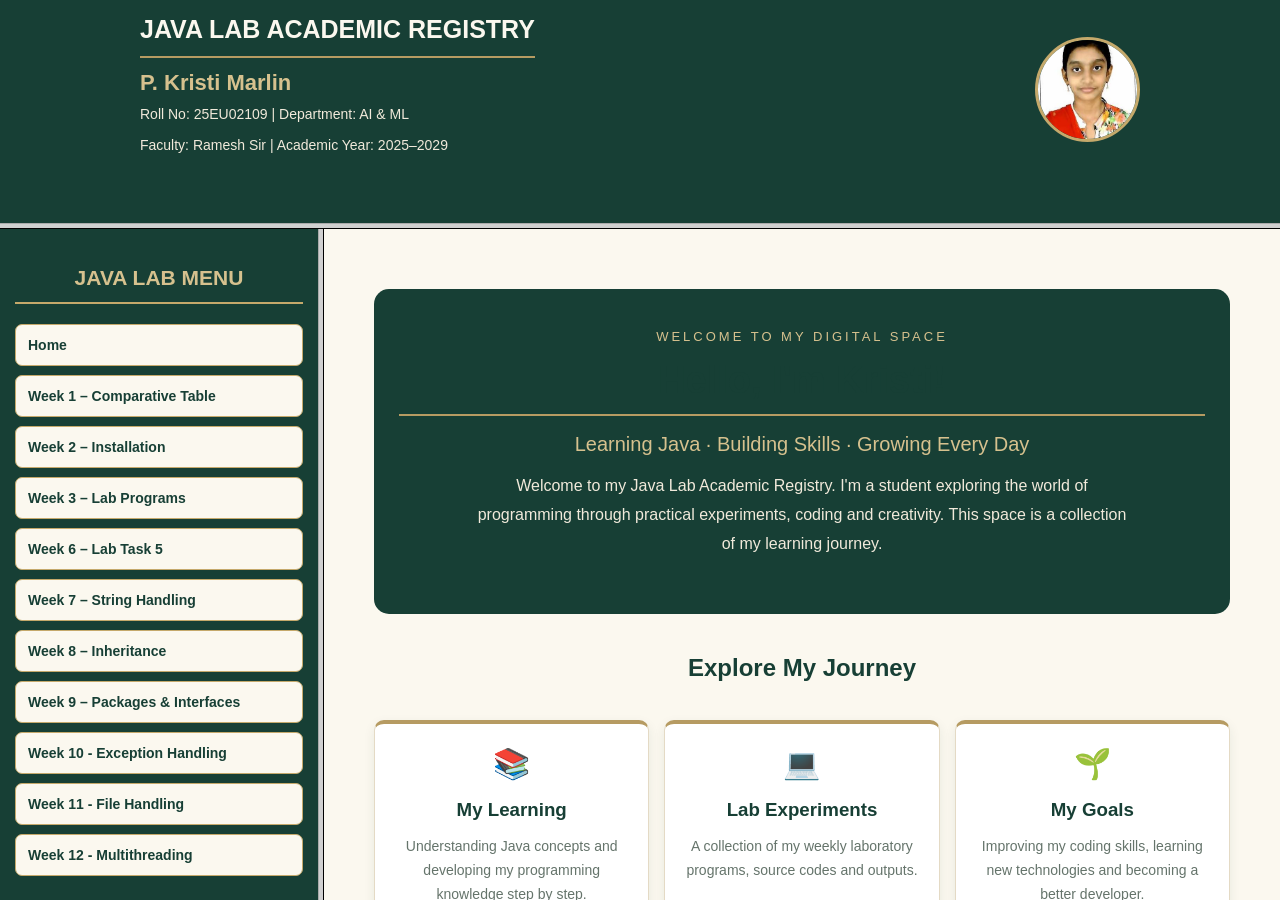
<file: index.html>
<!DOCTYPE html>
<html>
<head>
    <title>Kristi | Java Lab Academic Registry</title>
    <meta name="viewport" content="width=device-width, initial-scale=1.0">
</head>

<frameset rows="25%,75%">
    <frame src="head.html" name="head" title="Student Profile">

    <frameset cols="25%,75%">
        <frame src="links.html" name="links" title="Java Lab Menu">
        <frame src="main.html" name="content" title="Main Content">
    </frameset>
</frameset>

</html>
</file>
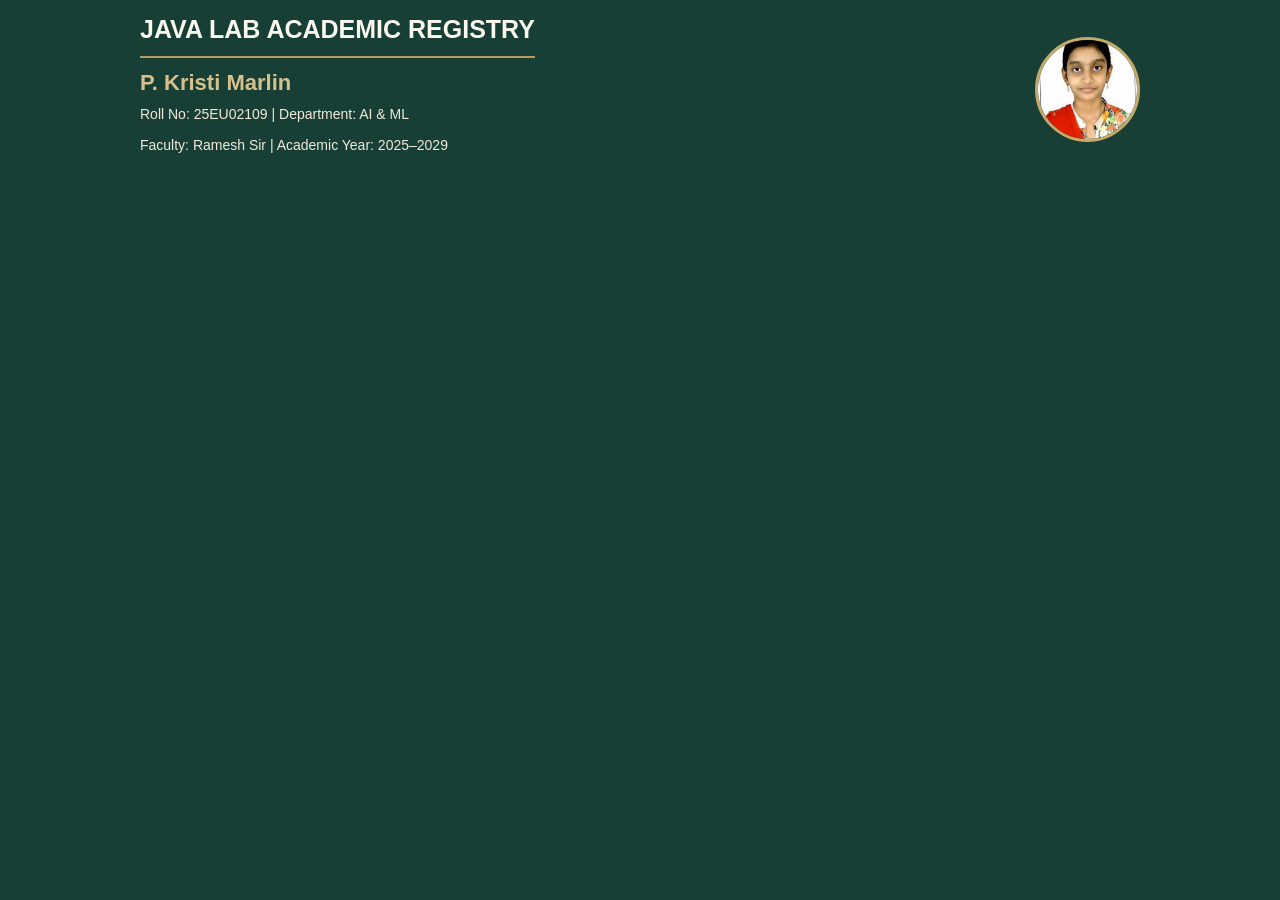
<file: head.html>
<!DOCTYPE html>
<html>
<head>
    <title>Java Lab Academic Registry</title>
    <link rel="stylesheet" href="style.css">

    <style>
        body {
            background: #173f35;
            color: #fbf8ef;
            margin: 0;
            padding: 15px 30px;
            font-family: Arial, sans-serif;
        }

        .header {
            display: flex;
            align-items: center;
            justify-content: space-between;
            max-width: 1000px;
            margin: auto;
            gap: 20px;
        }

        .details {
            text-align: left;
        }

        h1 {
            color: #fbf8ef;
            font-size: 25px;
            margin: 0 0 12px;
        }

        h2 {
            color: #d6c18e;
            margin: 5px 0;
            font-size: 22px;
        }

        p {
            color: #f1eadb;
            margin: 7px 0;
            font-size: 14px;
        }

        .profile-pic {
            width: 105px;
            height: 105px;
            border-radius: 50%;
            border: 3px solid #c5a96b;
            object-fit: cover;
            flex-shrink: 0;
        }

        @media (max-width: 500px) {
            body {
                padding: 12px;
            }

            h1 {
                font-size: 18px;
            }

            h2 {
                font-size: 18px;
            }

            p {
                font-size: 12px;
            }

            .profile-pic {
                width: 75px;
                height: 75px;
            }
        }
    </style>
</head>

<body>

    <div class="header">

        <div class="details">
            <h1>JAVA LAB ACADEMIC REGISTRY</h1>
            <h2>P. Kristi Marlin</h2>
            <p>Roll No: 25EU02109 | Department: AI & ML</p>
            <p>Faculty: Ramesh Sir | Academic Year: 2025–2029</p>
        </div>

        <img src="kristi Photo.jpg"
             alt="Kristi's Profile Photo"
             class="profile-pic">

    </div>

</body>
</html>
</file>
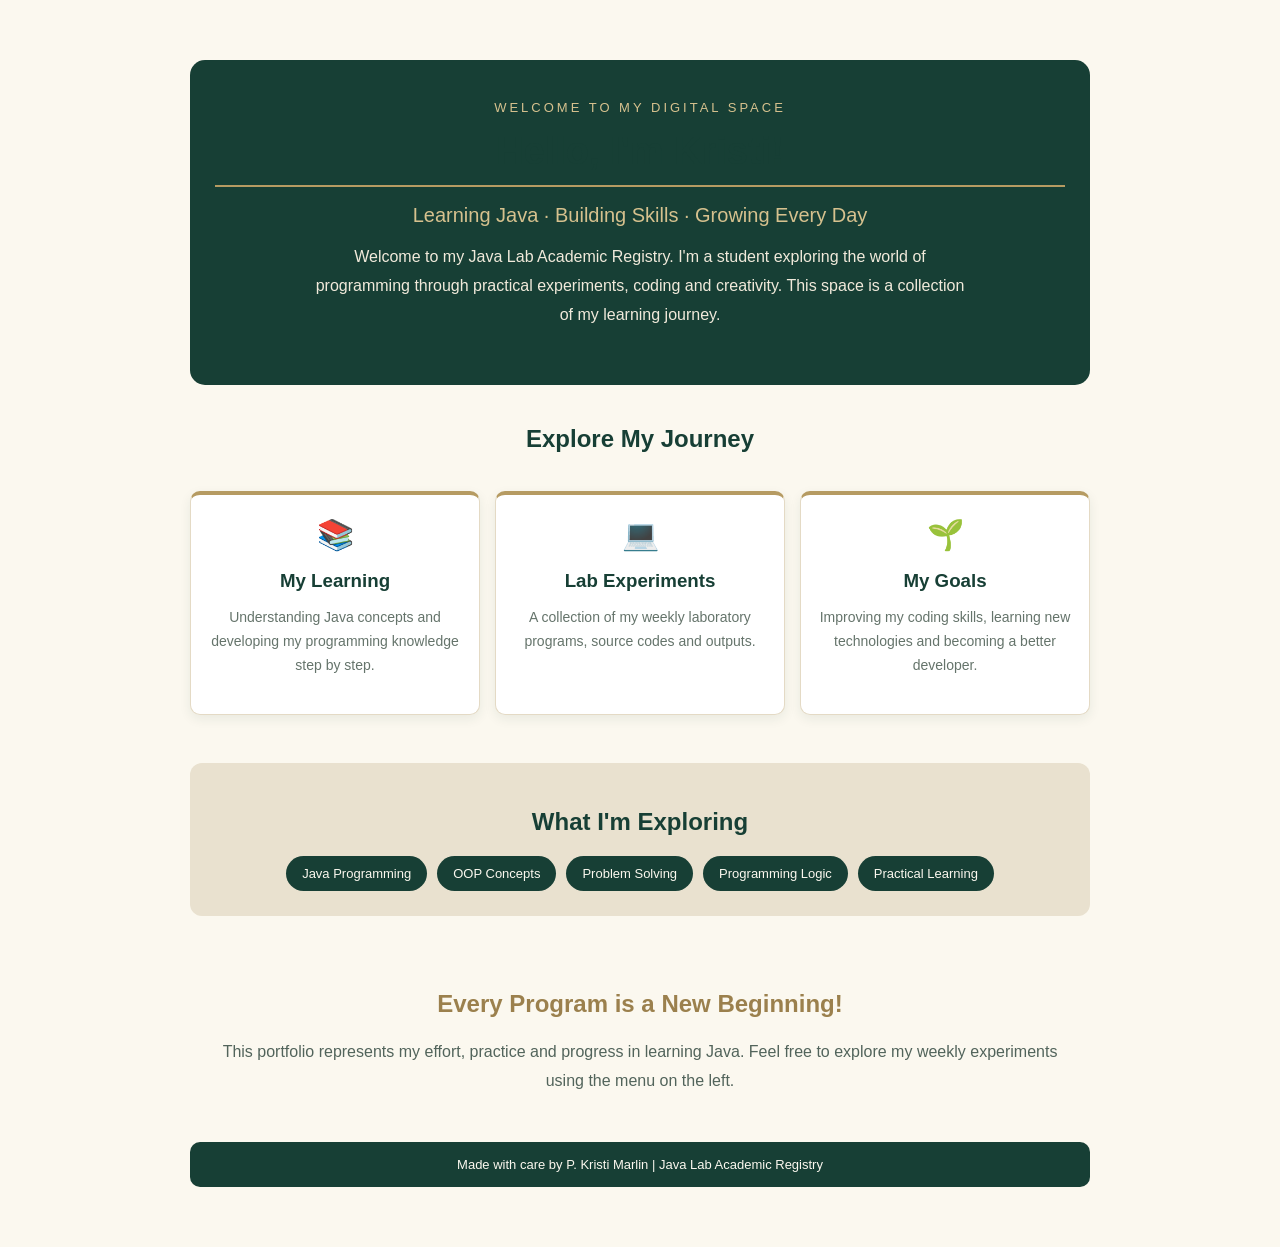
<file: main.html>
<!DOCTYPE html>
<html>
<head>
    <title>Kristi | My Java Portfolio</title>
    <link rel="stylesheet" href="style.css">

    <style>
        body {
            margin: 0;
            background: #fbf8ef;
            color: #173f35;
            font-family: Arial, sans-serif;
        }

        .welcome {
            padding: 35px 25px;
            max-width: 950px;
            margin: auto;
        }

        .hero {
            background: #173f35;
            color: #fbf8ef;
            padding: 40px 25px;
            border-radius: 15px;
            text-align: center;
        }

        .hero .small {
            color: #d6c18e;
            letter-spacing: 3px;
            font-size: 13px;
        }

        .hero h1 {
            font-size: 38px;
            margin: 15px 0;
        }

        .hero h2 {
            color: #d6c18e;
            font-weight: normal;
            font-size: 20px;
        }

        .hero p {
            line-height: 1.8;
            max-width: 650px;
            margin: 15px auto;
            color: #f1eadb;
        }

        .section-title {
            text-align: center;
            margin: 40px 0 20px;
            color: #173f35;
        }

        .cards {
            display: grid;
            grid-template-columns: repeat(3, 1fr);
            gap: 15px;
        }

        .card {
            background: white;
            padding: 22px 16px;
            border-top: 4px solid #b69b62;
            border-radius: 10px;
            text-align: center;
            box-shadow: 0 4px 12px rgba(23, 63, 53, 0.08);
        }

        .card .symbol {
            font-size: 30px;
        }

        .card h3 {
            color: #173f35;
            margin-bottom: 10px;
        }

        .card p {
            color: #65746b;
            font-size: 14px;
            line-height: 1.7;
        }

        .skills {
            background: #e9e1cf;
            padding: 25px;
            margin-top: 30px;
            border-radius: 12px;
        }

        .skills h2 {
            text-align: center;
            color: #173f35;
        }

        .skill-list {
            display: flex;
            flex-wrap: wrap;
            justify-content: center;
            gap: 10px;
        }

        .skill-list span {
            background: #173f35;
            color: #fbf8ef;
            padding: 10px 16px;
            border-radius: 20px;
            font-size: 13px;
        }

        .closing {
            text-align: center;
            padding: 30px 15px;
            margin-top: 25px;
        }

        .closing h2 {
            color: #9b804d;
        }

        .closing p {
            line-height: 1.8;
            color: #52645b;
        }

        .footer {
            text-align: center;
            padding: 15px;
            color: #fbf8ef;
            background: #173f35;
            border-radius: 10px;
            font-size: 13px;
        }

        @media (max-width: 650px) {
            .welcome {
                padding: 20px 12px;
            }

            .hero {
                padding: 30px 15px;
            }

            .hero h1 {
                font-size: 28px;
            }

            .cards {
                grid-template-columns: 1fr;
            }
        }
    </style>
</head>

<body>

<div class="welcome">

    <div class="hero">
        <div class="small">WELCOME TO MY DIGITAL SPACE</div>

        <h1>Hello, I'm Kristi!</h1>

        <h2>Learning Java · Building Skills · Growing Every Day</h2>

        <p>
            Welcome to my Java Lab Academic Registry.
            I'm a student exploring the world of programming
            through practical experiments, coding and creativity.
            This space is a collection of my learning journey.
        </p>
    </div>

    <h2 class="section-title">Explore My Journey</h2>

    <div class="cards">

        <div class="card">
            <div class="symbol">📚</div>
            <h3>My Learning</h3>
            <p>
                Understanding Java concepts and developing
                my programming knowledge step by step.
            </p>
        </div>

        <div class="card">
            <div class="symbol">💻</div>
            <h3>Lab Experiments</h3>
            <p>
                A collection of my weekly laboratory
                programs, source codes and outputs.
            </p>
        </div>

        <div class="card">
            <div class="symbol">🌱</div>
            <h3>My Goals</h3>
            <p>
                Improving my coding skills, learning new
                technologies and becoming a better developer.
            </p>
        </div>

    </div>

    <div class="skills">
        <h2>What I'm Exploring</h2>

        <div class="skill-list">
            <span>Java Programming</span>
            <span>OOP Concepts</span>
            <span>Problem Solving</span>
            <span>Programming Logic</span>
            <span>Practical Learning</span>
        </div>
    </div>

    <div class="closing">
        <h2>Every Program is a New Beginning!</h2>

        <p>
            This portfolio represents my effort, practice
            and progress in learning Java.
            Feel free to explore my weekly experiments
            using the menu on the left.
        </p>
    </div>

    <div class="footer">
        Made with care by P. Kristi Marlin | Java Lab Academic Registry
    </div>

</div>

</body>
</html>
</file>
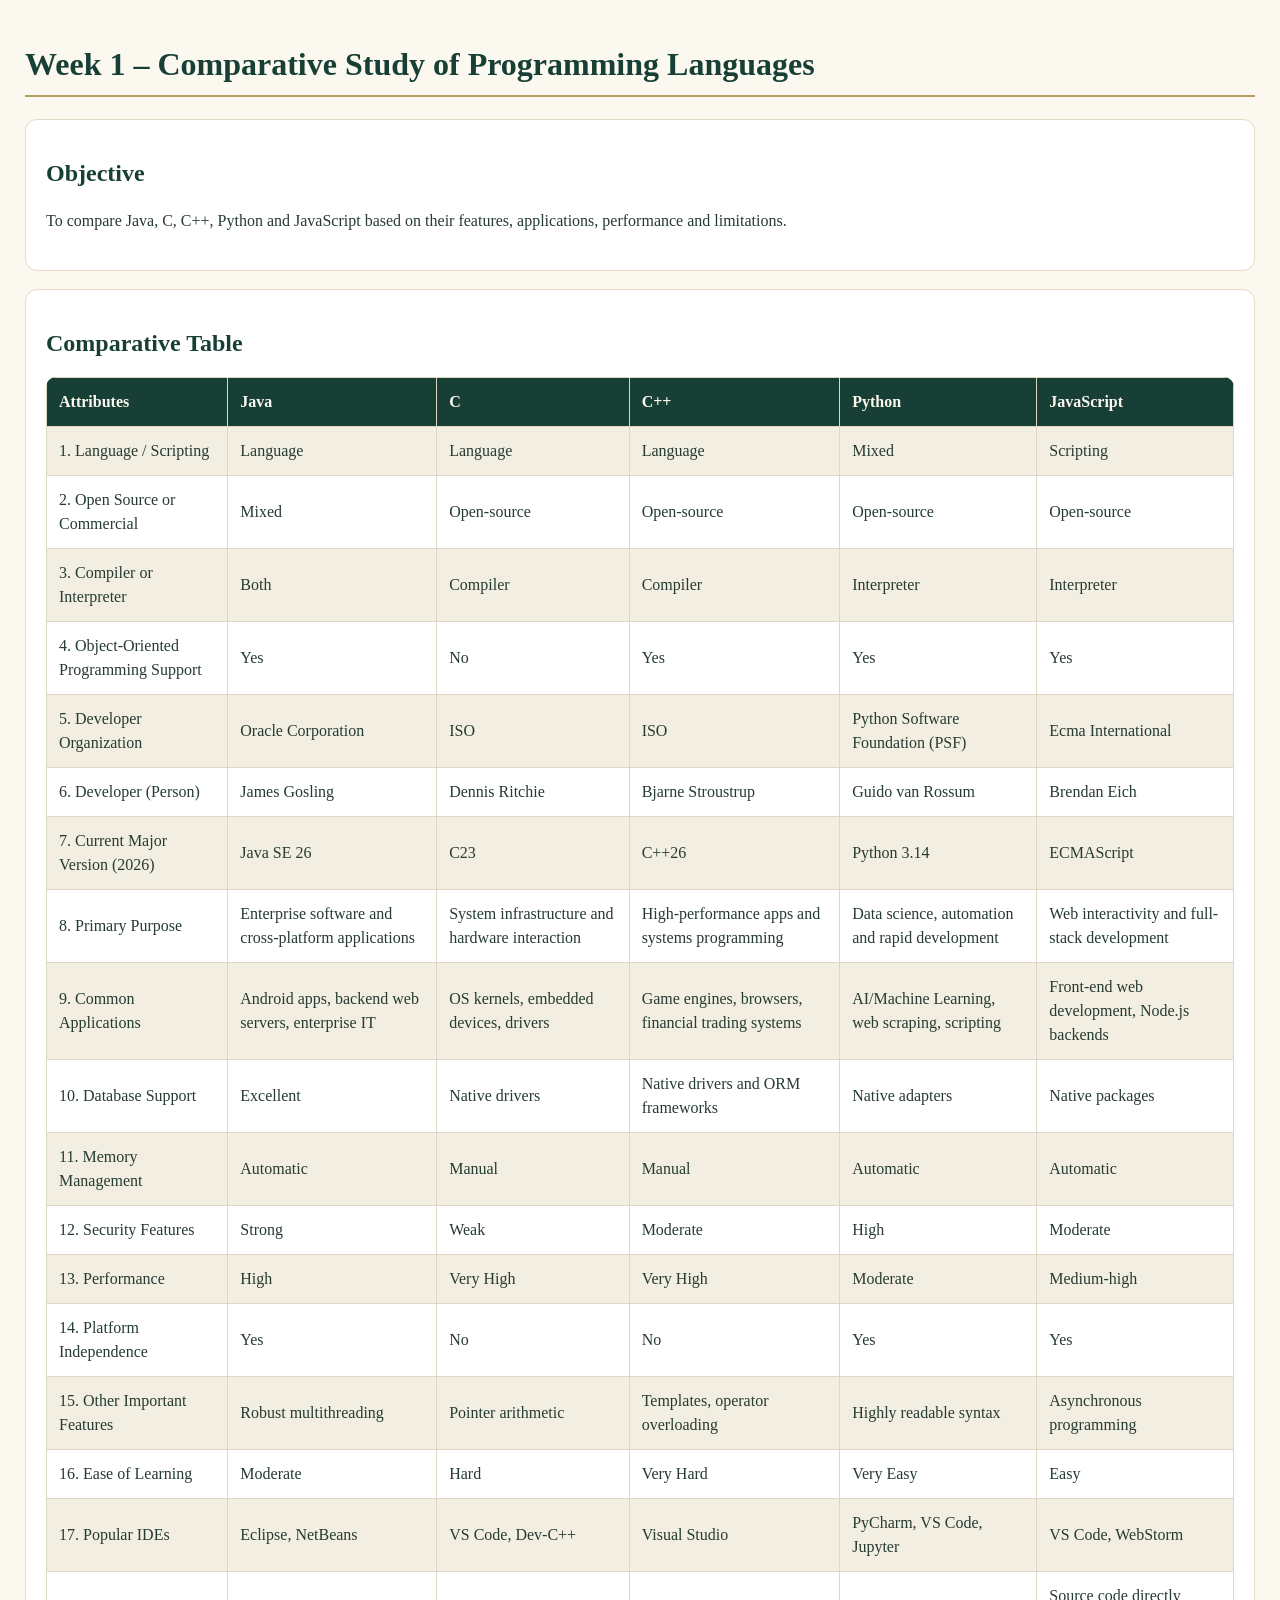
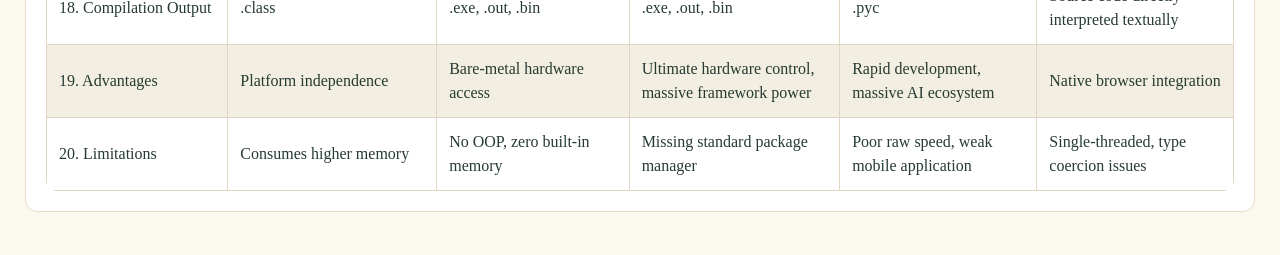
<file: weeks/week1.html>
<!DOCTYPE html>
<html>
<head>
    <title>Week 1 - Comparative Table</title>
    <link rel="stylesheet" href="../style.css">
    <style>
        .table-container {
            overflow-x: auto;
            background: white;
            border-radius: 10px;
        }

        table {
            width: 100%;
            border-collapse: collapse;
            min-width: 750px;
        }

        th, td {
            border: 1px solid #ded5c2;
            padding: 12px;
            text-align: left;
            line-height: 1.5;
        }

        th {
            background: #173f35;
            color: #fbf8ef;
        }

        tr:nth-child(even) {
            background: #f3eee2;
        }
    </style>
</head>
<body>

<h1>Week 1 – Comparative Study of Programming Languages</h1>

<div class="card">
    <h2>Objective</h2>
    <p>To compare Java, C, C++, Python and JavaScript based on their features, applications, performance and limitations.</p>
</div>

<div class="card">
    <h2>Comparative Table</h2>

    <div class="table-container">
    <table>
        <tr>
            <th>Attributes</th>
            <th>Java</th>
            <th>C</th>
            <th>C++</th>
            <th>Python</th>
            <th>JavaScript</th>
        </tr>
        <tr><td>1. Language / Scripting</td><td>Language</td><td>Language</td><td>Language</td><td>Mixed</td><td>Scripting</td></tr>
        <tr><td>2. Open Source or Commercial</td><td>Mixed</td><td>Open-source</td><td>Open-source</td><td>Open-source</td><td>Open-source</td></tr>
        <tr><td>3. Compiler or Interpreter</td><td>Both</td><td>Compiler</td><td>Compiler</td><td>Interpreter</td><td>Interpreter</td></tr>
        <tr><td>4. Object-Oriented Programming Support</td><td>Yes</td><td>No</td><td>Yes</td><td>Yes</td><td>Yes</td></tr>
        <tr><td>5. Developer Organization</td><td>Oracle Corporation</td><td>ISO</td><td>ISO</td><td>Python Software Foundation (PSF)</td><td>Ecma International</td></tr>
        <tr><td>6. Developer (Person)</td><td>James Gosling</td><td>Dennis Ritchie</td><td>Bjarne Stroustrup</td><td>Guido van Rossum</td><td>Brendan Eich</td></tr>
        <tr><td>7. Current Major Version (2026)</td><td>Java SE 26</td><td>C23</td><td>C++26</td><td>Python 3.14</td><td>ECMAScript</td></tr>
        <tr><td>8. Primary Purpose</td><td>Enterprise software and cross-platform applications</td><td>System infrastructure and hardware interaction</td><td>High-performance apps and systems programming</td><td>Data science, automation and rapid development</td><td>Web interactivity and full-stack development</td></tr>
        <tr><td>9. Common Applications</td><td>Android apps, backend web servers, enterprise IT</td><td>OS kernels, embedded devices, drivers</td><td>Game engines, browsers, financial trading systems</td><td>AI/Machine Learning, web scraping, scripting</td><td>Front-end web development, Node.js backends</td></tr>
        <tr><td>10. Database Support</td><td>Excellent</td><td>Native drivers</td><td>Native drivers and ORM frameworks</td><td>Native adapters</td><td>Native packages</td></tr>
        <tr><td>11. Memory Management</td><td>Automatic</td><td>Manual</td><td>Manual</td><td>Automatic</td><td>Automatic</td></tr>
        <tr><td>12. Security Features</td><td>Strong</td><td>Weak</td><td>Moderate</td><td>High</td><td>Moderate</td></tr>
        <tr><td>13. Performance</td><td>High</td><td>Very High</td><td>Very High</td><td>Moderate</td><td>Medium-high</td></tr>
        <tr><td>14. Platform Independence</td><td>Yes</td><td>No</td><td>No</td><td>Yes</td><td>Yes</td></tr>
        <tr><td>15. Other Important Features</td><td>Robust multithreading</td><td>Pointer arithmetic</td><td>Templates, operator overloading</td><td>Highly readable syntax</td><td>Asynchronous programming</td></tr>
        <tr><td>16. Ease of Learning</td><td>Moderate</td><td>Hard</td><td>Very Hard</td><td>Very Easy</td><td>Easy</td></tr>
        <tr><td>17. Popular IDEs</td><td>Eclipse, NetBeans</td><td>VS Code, Dev-C++</td><td>Visual Studio</td><td>PyCharm, VS Code, Jupyter</td><td>VS Code, WebStorm</td></tr>
        <tr><td>18. Compilation Output</td><td>.class</td><td>.exe, .out, .bin</td><td>.exe, .out, .bin</td><td>.pyc</td><td>Source code directly interpreted textually</td></tr>
        <tr><td>19. Advantages</td><td>Platform independence</td><td>Bare-metal hardware access</td><td>Ultimate hardware control, massive framework power</td><td>Rapid development, massive AI ecosystem</td><td>Native browser integration</td></tr>
        <tr><td>20. Limitations</td><td>Consumes higher memory</td><td>No OOP, zero built-in memory</td><td>Missing standard package manager</td><td>Poor raw speed, weak mobile application</td><td>Single-threaded, type coercion issues</td></tr>
    </table>
    </div>
</div>

</body>
</html>
</file>
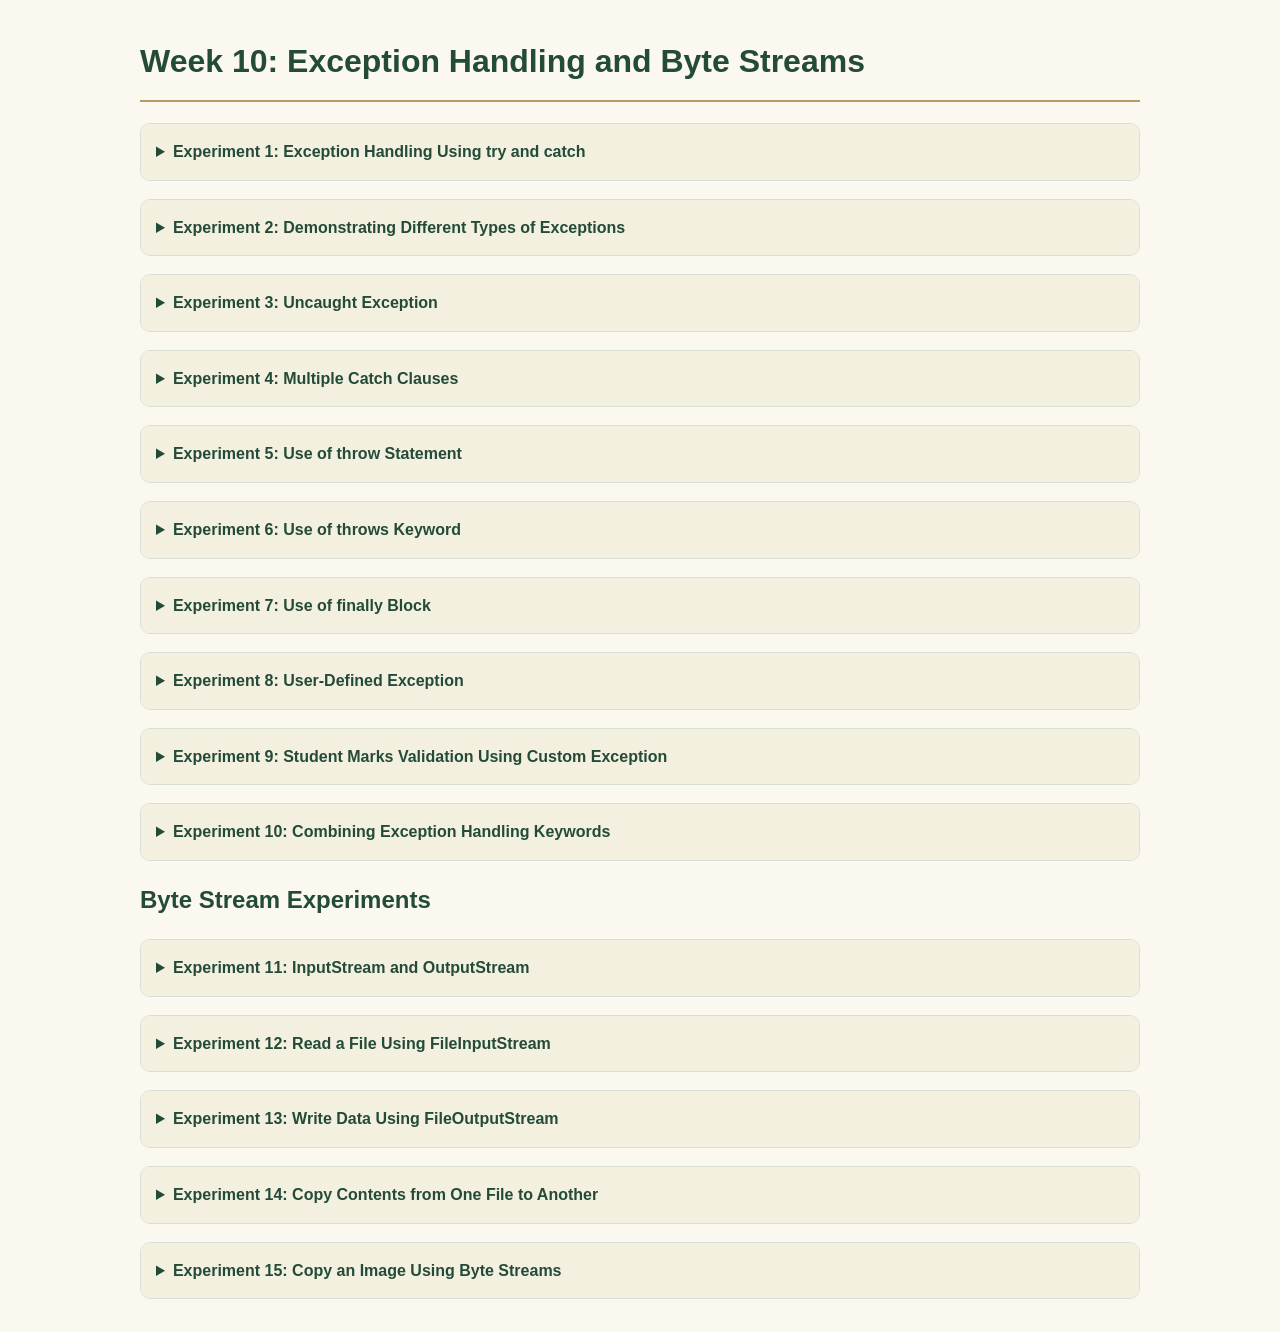
<file: weeks/week10.html>
<!DOCTYPE html>
<html lang="en">
<head>
<meta charset="UTF-8">
<meta name="viewport" content="width=device-width, initial-scale=1.0">
<title>Week 10 - Exception Handling and Byte Streams</title>
<link rel="stylesheet" href="../style.css">
<style>
body{font-family:Arial,sans-serif;line-height:1.6;padding:15px}
main{max-width:1000px;margin:auto}
h1,h2,h3{color:#234b38}
.experiment{background:#fff;border:1px solid #d9dfd5;border-radius:10px;margin:18px 0;overflow:hidden}
.experiment summary{background:#f3f0df;padding:15px;font-weight:bold;cursor:pointer;color:#234b38}
.content{padding:15px}
pre{background:#17251e;color:#f5f5ed;padding:15px;border-radius:8px;overflow-x:auto;white-space:pre-wrap}
code{font-family:Consolas,monospace;font-size:13px}
.output{background:#f1f5ef;color:#26382b}
.note{color:#666;font-size:14px}
</style>
</head>
<body>
<main>

<h1>Week 10: Exception Handling and Byte Streams</h1>

<!-- 1 -->
<details class="experiment">
<summary>Experiment 1: Exception Handling Using try and catch</summary>
<div class="content">
<p><b>Aim:</b> To handle division by zero using try and catch.</p>
<h3>Program</h3>
<pre><code>public class DivideDemo {
    public static void main(String[] args) {
        int a = 10;
        int b = 0;

        try {
            int result = a / b;
            System.out.println("Result: " + result);
        } catch (ArithmeticException e) {
            System.out.println("Cannot divide by zero");
        }

        System.out.println("Program continues");
    }
}</code></pre>
<h3>Output</h3>
<pre class="output"><code>Cannot divide by zero
Program continues</code></pre>
</div>
</details>

<!-- 2 -->
<details class="experiment">
<summary>Experiment 2: Demonstrating Different Types of Exceptions</summary>
<div class="content">
<p><b>Aim:</b> To demonstrate ArithmeticException, ArrayIndexOutOfBoundsException and NullPointerException.</p>
<h3>Program</h3>
<pre><code>public class ExceptionTypes {
    public static void main(String[] args) {

        try {
            int a = 10 / 0;
        } catch (ArithmeticException e) {
            System.out.println("Arithmetic Exception");
        }

        try {
            int arr[] = {10, 20, 30};
            System.out.println(arr[5]);
        } catch (ArrayIndexOutOfBoundsException e) {
            System.out.println("Array Index Exception");
        }

        try {
            String str = null;
            System.out.println(str.length());
        } catch (NullPointerException e) {
            System.out.println("Null Pointer Exception");
        }
    }
}</code></pre>
<h3>Output</h3>
<pre class="output"><code>Arithmetic Exception
Array Index Exception
Null Pointer Exception</code></pre>
</div>
</details>

<!-- 3 -->
<details class="experiment">
<summary>Experiment 3: Uncaught Exception</summary>
<div class="content">
<p><b>Aim:</b> To demonstrate an uncaught exception and observe the JVM error message.</p>
<h3>Program</h3>
<pre><code>public class UncaughtDemo {
    public static void main(String[] args) {
        int a = 10;
        int b = 0;

        int result = a / b;

        System.out.println("Result: " + result);
    }
}</code></pre>
<h3>Sample Output</h3>
<pre class="output"><code>Exception in thread "main" java.lang.ArithmeticException: / by zero
    at UncaughtDemo.main(UncaughtDemo.java:6)</code></pre>
<p class="note">The line number in the error message may differ depending on your code.</p>
</div>
</details>

<!-- 4 -->
<details class="experiment">
<summary>Experiment 4: Multiple Catch Clauses</summary>
<div class="content">
<p><b>Aim:</b> To handle multiple exceptions using multiple catch blocks.</p>
<h3>Program</h3>
<pre><code>public class MultipleCatch {
    public static void main(String[] args) {
        try {
            int arr[] = {10, 20, 30};
            int result = 10 / 0;
            System.out.println(arr[5]);
        } catch (ArithmeticException e) {
            System.out.println("Arithmetic Exception");
        } catch (ArrayIndexOutOfBoundsException e) {
            System.out.println("Array Index Exception");
        } catch (Exception e) {
            System.out.println("General Exception");
        }
    }
}</code></pre>
<h3>Output</h3>
<pre class="output"><code>Arithmetic Exception</code></pre>
</div>
</details>

<!-- 5 -->
<details class="experiment">
<summary>Experiment 5: Use of throw Statement</summary>
<div class="content">
<p><b>Aim:</b> To generate an exception explicitly using the throw statement.</p>
<h3>Program</h3>
<pre><code>public class ThrowDemo {
    public static void main(String[] args) {
        int age = 15;

        try {
            if (age < 18) {
                throw new ArithmeticException("Not eligible");
            }

            System.out.println("Eligible to vote");
        } catch (ArithmeticException e) {
            System.out.println(e.getMessage());
        }
    }
}</code></pre>
<h3>Output</h3>
<pre class="output"><code>Not eligible</code></pre>
</div>
</details>

<!-- 6 -->
<details class="experiment">
<summary>Experiment 6: Use of throws Keyword</summary>
<div class="content">
<p><b>Aim:</b> To demonstrate exception propagation using the throws keyword.</p>
<h3>Program</h3>
<pre><code>import java.io.*;

public class ThrowsDemo {

    static void readFile() throws IOException {
        FileReader f = new FileReader("data.txt");
        f.close();
    }

    public static void main(String[] args) {
        try {
            readFile();
            System.out.println("File read successfully");
        } catch (IOException e) {
            System.out.println("File not found");
        }
    }
}</code></pre>
<h3>Output</h3>
<pre class="output"><code>File not found</code></pre>
<p class="note">This sample output assumes data.txt is not present in the program's working folder.</p>
</div>
</details>

<!-- 7 -->
<details class="experiment">
<summary>Experiment 7: Use of finally Block</summary>
<div class="content">
<p><b>Aim:</b> To demonstrate that the finally block executes whether an exception occurs or not.</p>
<h3>Program</h3>
<pre><code>public class FinallyDemo {
    public static void main(String[] args) {
        try {
            int result = 10 / 0;
            System.out.println(result);
        } catch (ArithmeticException e) {
            System.out.println("Exception handled");
        } finally {
            System.out.println("Finally block executed");
        }
    }
}</code></pre>
<h3>Output</h3>
<pre class="output"><code>Exception handled
Finally block executed</code></pre>
</div>
</details>

<!-- 8 -->
<details class="experiment">
<summary>Experiment 8: User-Defined Exception</summary>
<div class="content">
<p><b>Aim:</b> To create a user-defined exception by extending the Exception class.</p>
<h3>Program</h3>
<pre><code>class MyException extends Exception {
    MyException(String message) {
        super(message);
    }
}

public class CustomExceptionDemo {
    public static void main(String[] args) {
        int age = 16;

        try {
            if (age < 18) {
                throw new MyException("Age is below 18");
            }

            System.out.println("Eligible");
        } catch (MyException e) {
            System.out.println(e.getMessage());
        }
    }
}</code></pre>
<h3>Output</h3>
<pre class="output"><code>Age is below 18</code></pre>
</div>
</details>

<!-- 9 -->
<details class="experiment">
<summary>Experiment 9: Student Marks Validation Using Custom Exception</summary>
<div class="content">
<p><b>Aim:</b> To validate student marks and throw a custom exception when marks are outside the valid range.</p>
<h3>Program</h3>
<pre><code>class InvalidMarksException extends Exception {
    InvalidMarksException(String message) {
        super(message);
    }
}

public class MarksValidation {
    public static void main(String[] args) {
        int marks = 120;

        try {
            if (marks < 0 || marks > 100) {
                throw new InvalidMarksException("Invalid marks");
            }

            System.out.println("Valid marks: " + marks);
        } catch (InvalidMarksException e) {
            System.out.println(e.getMessage());
        }
    }
}</code></pre>
<h3>Output</h3>
<pre class="output"><code>Invalid marks</code></pre>
</div>
</details>

<!-- 10 -->
<details class="experiment">
<summary>Experiment 10: Combining Exception Handling Keywords</summary>
<div class="content">
<p><b>Aim:</b> To combine try, multiple catch, throw, throws and finally in one application.</p>
<h3>Program</h3>
<pre><code>public class CombinedDemo {

    static void checkNumber(int n) throws Exception {
        if (n < 0) {
            throw new Exception("Negative number");
        }

        System.out.println("Number: " + n);
    }

    public static void main(String[] args) {
        try {
            checkNumber(-5);
        } catch (ArithmeticException e) {
            System.out.println("Arithmetic Exception");
        } catch (Exception e) {
            System.out.println(e.getMessage());
        } finally {
            System.out.println("Finally block executed");
        }
    }
}</code></pre>
<h3>Output</h3>
<pre class="output"><code>Negative number
Finally block executed</code></pre>
</div>
</details>

<h2>Byte Stream Experiments</h2>

<!-- 11 -->
<details class="experiment">
<summary>Experiment 11: InputStream and OutputStream</summary>
<div class="content">
<p><b>Aim:</b> To demonstrate reading and writing bytes using InputStream and OutputStream.</p>
<h3>Program</h3>
<pre><code>import java.io.*;

public class ByteStreamDemo {
    public static void main(String[] args) throws IOException {

        byte data[] = {65, 66, 67, 68};

        InputStream in = new ByteArrayInputStream(data);
        OutputStream out = new ByteArrayOutputStream();

        int ch;

        while ((ch = in.read()) != -1) {
            out.write(ch);
        }

        System.out.println("Output: " + out.toString());

        in.close();
        out.close();
    }
}</code></pre>
<h3>Output</h3>
<pre class="output"><code>Output: ABCD</code></pre>
</div>
</details>

<!-- 12 -->
<details class="experiment">
<summary>Experiment 12: Read a File Using FileInputStream</summary>
<div class="content">
<p><b>Aim:</b> To read file contents byte-by-byte using FileInputStream.</p>
<p class="note">Create a file named input.txt containing: Hello Java</p>
<h3>Program</h3>
<pre><code>import java.io.*;

public class ReadByteFile {
    public static void main(String[] args) {
        try {
            FileInputStream fin =
                new FileInputStream("input.txt");

            int ch;

            while ((ch = fin.read()) != -1) {
                System.out.print((char) ch);
            }

            fin.close();
        } catch (IOException e) {
            System.out.println("File error");
        }
    }
}</code></pre>
<h3>Output</h3>
<pre class="output"><code>Hello Java</code></pre>
</div>
</details>

<!-- 13 -->
<details class="experiment">
<summary>Experiment 13: Write Data Using FileOutputStream</summary>
<div class="content">
<p><b>Aim:</b> To write data into a file and verify its contents.</p>
<h3>Program</h3>
<pre><code>import java.io.*;

public class WriteByteFile {
    public static void main(String[] args) {
        try {
            FileOutputStream fout =
                new FileOutputStream("output.txt");

            String text = "Welcome to Java";

            fout.write(text.getBytes());
            fout.close();

            System.out.println("Data written successfully");

            FileInputStream fin =
                new FileInputStream("output.txt");

            int ch;

            System.out.print("File contents: ");

            while ((ch = fin.read()) != -1) {
                System.out.print((char) ch);
            }

            fin.close();

        } catch (IOException e) {
            System.out.println("File error");
        }
    }
}</code></pre>
<h3>Output</h3>
<pre class="output"><code>Data written successfully
File contents: Welcome to Java</code></pre>
</div>
</details>

<!-- 14 -->
<details class="experiment">
<summary>Experiment 14: Copy Contents from One File to Another</summary>
<div class="content">
<p><b>Aim:</b> To copy file contents using FileInputStream and FileOutputStream.</p>
<p class="note">Create input.txt containing: Java Programming</p>
<h3>Program</h3>
<pre><code>import java.io.*;

public class CopyFile {
    public static void main(String[] args) {
        try {
            FileInputStream fin =
                new FileInputStream("input.txt");

            FileOutputStream fout =
                new FileOutputStream("copy.txt");

            int ch;

            while ((ch = fin.read()) != -1) {
                fout.write(ch);
            }

            fin.close();
            fout.close();

            System.out.println("File copied successfully");

        } catch (IOException e) {
            System.out.println("File error");
        }
    }
}</code></pre>
<h3>Output</h3>
<pre class="output"><code>File copied successfully</code></pre>
</div>
</details>

<!-- 15 -->
<details class="experiment">
<summary>Experiment 15: Copy an Image Using Byte Streams</summary>
<div class="content">
<p><b>Aim:</b> To copy an image using byte streams and handle FileNotFoundException and IOException.</p>
<p class="note">Place an image named source.jpg in the same folder as the Java program.</p>
<h3>Program</h3>
<pre><code>import java.io.*;

public class CopyImage {
    public static void main(String[] args) {
        FileInputStream fin = null;
        FileOutputStream fout = null;

        try {
            fin = new FileInputStream("source.jpg");
            fout = new FileOutputStream("copy.jpg");

            int ch;

            while ((ch = fin.read()) != -1) {
                fout.write(ch);
            }

            System.out.println("Image copied successfully");

        } catch (FileNotFoundException e) {
            System.out.println("Image file not found");
        } catch (IOException e) {
            System.out.println("I/O Error");
        } finally {
            try {
                if (fin != null) {
                    fin.close();
                }

                if (fout != null) {
                    fout.close();
                }
            } catch (IOException e) {
                System.out.println("Error closing file");
            }
        }
    }
}</code></pre>
<h3>Output</h3>
<pre class="output"><code>Image copied successfully</code></pre>
<p class="note">The output assumes source.jpg exists in the program's working folder.</p>
</div>
</details>

</main>
</body>
</html>
</file>
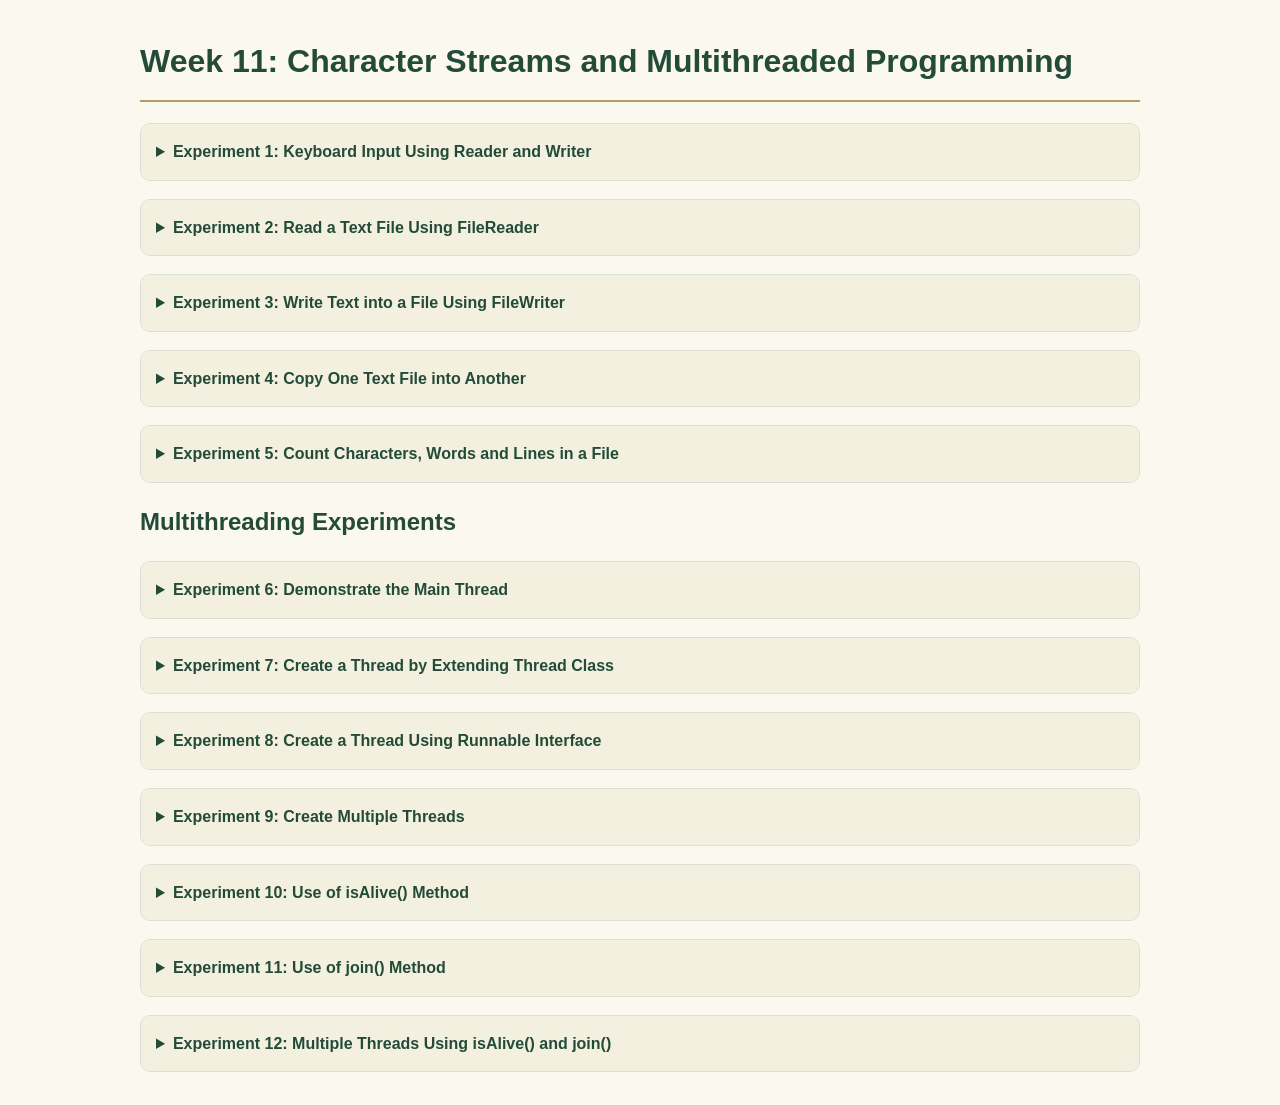
<file: weeks/week11.html>
<!DOCTYPE html>
<html lang="en">
<head>
<meta charset="UTF-8">
<meta name="viewport" content="width=device-width, initial-scale=1.0">
<title>Week 11 - Character Streams and Multithreading</title>
<link rel="stylesheet" href="../style.css">
<style>
body{font-family:Arial,sans-serif;line-height:1.6;padding:15px}
main{max-width:1000px;margin:auto}
h1,h2,h3{color:#234b38}
.experiment{background:#fff;border:1px solid #d9dfd5;border-radius:10px;margin:18px 0;overflow:hidden}
.experiment summary{background:#f3f0df;padding:15px;font-weight:bold;cursor:pointer;color:#234b38}
.content{padding:15px}
pre{background:#17251e;color:#f5f5ed;padding:15px;border-radius:8px;overflow-x:auto;white-space:pre-wrap}
code{font-family:Consolas,monospace;font-size:13px}
.output{background:#f1f5ef;color:#26382b}
.note{color:#666;font-size:14px}
</style>
</head>
<body>
<main>

<h1>Week 11: Character Streams and Multithreaded Programming</h1>

<!-- 1 -->
<details class="experiment">
<summary>Experiment 1: Keyboard Input Using Reader and Writer</summary>
<div class="content">
<p><b>Aim:</b> To read characters from the keyboard using Reader and display them using Writer.</p>
<h3>Program</h3>
<pre><code>import java.io.*;

public class KeyboardDemo {
    public static void main(String[] args) throws IOException {
        Reader r = new InputStreamReader(System.in);
        Writer w = new OutputStreamWriter(System.out);

        System.out.print("Enter text: ");

        int ch;
        while ((ch = r.read()) != '\n' && ch != -1) {
            w.write(ch);
        }

        w.flush();
    }
}</code></pre>
<h3>Sample Output</h3>
<pre class="output"><code>Enter text: Hello Java
Hello Java</code></pre>
</div>
</details>

<!-- 2 -->
<details class="experiment">
<summary>Experiment 2: Read a Text File Using FileReader</summary>
<div class="content">
<p><b>Aim:</b> To read the contents of a text file using FileReader.</p>
<p class="note">Create a file named input.txt containing: Welcome to Java.</p>
<h3>Program</h3>
<pre><code>import java.io.*;

public class ReadFile {
    public static void main(String[] args) {
        try {
            FileReader fr = new FileReader("input.txt");

            int ch;
            while ((ch = fr.read()) != -1) {
                System.out.print((char) ch);
            }

            fr.close();
        } catch (IOException e) {
            System.out.println("File error");
        }
    }
}</code></pre>
<h3>Output</h3>
<pre class="output"><code>Welcome to Java</code></pre>
</div>
</details>

<!-- 3 -->
<details class="experiment">
<summary>Experiment 3: Write Text into a File Using FileWriter</summary>
<div class="content">
<p><b>Aim:</b> To write text into a file using FileWriter.</p>
<h3>Program</h3>
<pre><code>import java.io.*;

public class WriteFile {
    public static void main(String[] args) {
        try {
            FileWriter fw = new FileWriter("output.txt");

            fw.write("Hello Java Programming");

            fw.close();

            System.out.println("Data written successfully");
        } catch (IOException e) {
            System.out.println("File error");
        }
    }
}</code></pre>
<h3>Output</h3>
<pre class="output"><code>Data written successfully</code></pre>
<p class="note">The file output.txt will contain: Hello Java Programming</p>
</div>
</details>

<!-- 4 -->
<details class="experiment">
<summary>Experiment 4: Copy One Text File into Another</summary>
<div class="content">
<p><b>Aim:</b> To copy the contents of one text file into another using FileReader and FileWriter.</p>
<p class="note">Create input.txt containing: Java Programming.</p>
<h3>Program</h3>
<pre><code>import java.io.*;

public class CopyTextFile {
    public static void main(String[] args) {
        try {
            FileReader fr = new FileReader("input.txt");
            FileWriter fw = new FileWriter("copy.txt");

            int ch;
            while ((ch = fr.read()) != -1) {
                fw.write(ch);
            }

            fr.close();
            fw.close();

            System.out.println("File copied successfully");
        } catch (IOException e) {
            System.out.println("File error");
        }
    }
}</code></pre>
<h3>Output</h3>
<pre class="output"><code>File copied successfully</code></pre>
</div>
</details>

<!-- 5 -->
<details class="experiment">
<summary>Experiment 5: Count Characters, Words and Lines in a File</summary>
<div class="content">
<p><b>Aim:</b> To count the number of characters, words and lines in a text file using character streams.</p>
<p class="note">Create input.txt with the following two lines: Hello Java / Welcome Students</p>
<h3>Program</h3>
<pre><code>import java.io.*;

public class FileCount {
    public static void main(String[] args) {
        int characters = 0;
        int words = 0;
        int lines = 0;

        try {
            BufferedReader br =
                new BufferedReader(new FileReader("input.txt"));

            String line;

            while ((line = br.readLine()) != null) {
                lines++;
                characters += line.length();

                String[] w = line.trim().split("\\s+");

                if (!line.trim().isEmpty()) {
                    words += w.length;
                }
            }

            br.close();

            System.out.println("Characters: " + characters);
            System.out.println("Words: " + words);
            System.out.println("Lines: " + lines);

        } catch (IOException e) {
            System.out.println("File error");
        }
    }
}</code></pre>
<h3>Output</h3>
<pre class="output"><code>Characters: 26
Words: 4
Lines: 2</code></pre>
<p class="note">Character count excludes newline characters.</p>
</div>
</details>

<h2>Multithreading Experiments</h2>

<!-- 6 -->
<details class="experiment">
<summary>Experiment 6: Demonstrate the Main Thread</summary>
<div class="content">
<p><b>Aim:</b> To display the name, priority and state of the main thread.</p>
<h3>Program</h3>
<pre><code>public class MainThreadDemo {
    public static void main(String[] args) {
        Thread t = Thread.currentThread();

        System.out.println("Thread Name: " + t.getName());
        System.out.println("Thread Priority: " + t.getPriority());
        System.out.println("Thread State: " + t.getState());
    }
}</code></pre>
<h3>Output</h3>
<pre class="output"><code>Thread Name: main
Thread Priority: 5
Thread State: RUNNABLE</code></pre>
</div>
</details>

<!-- 7 -->
<details class="experiment">
<summary>Experiment 7: Create a Thread by Extending Thread Class</summary>
<div class="content">
<p><b>Aim:</b> To create a thread by extending the Thread class.</p>
<h3>Program</h3>
<pre><code>class MyThread extends Thread {
    public void run() {
        System.out.println("Thread is running");
    }
}

public class ThreadDemo {
    public static void main(String[] args) {
        MyThread t = new MyThread();
        t.start();
    }
}</code></pre>
<h3>Output</h3>
<pre class="output"><code>Thread is running</code></pre>
</div>
</details>

<!-- 8 -->
<details class="experiment">
<summary>Experiment 8: Create a Thread Using Runnable Interface</summary>
<div class="content">
<p><b>Aim:</b> To create a thread by implementing the Runnable interface.</p>
<h3>Program</h3>
<pre><code>class MyRunnable implements Runnable {
    public void run() {
        System.out.println("Runnable thread is running");
    }
}

public class RunnableDemo {
    public static void main(String[] args) {
        MyRunnable obj = new MyRunnable();

        Thread t = new Thread(obj);
        t.start();
    }
}</code></pre>
<h3>Output</h3>
<pre class="output"><code>Runnable thread is running</code></pre>
</div>
</details>

<!-- 9 -->
<details class="experiment">
<summary>Experiment 9: Create Multiple Threads</summary>
<div class="content">
<p><b>Aim:</b> To create multiple threads and demonstrate concurrent execution.</p>
<h3>Program</h3>
<pre><code>class MyThread extends Thread {
    public void run() {
        System.out.println(getName() + " is running");
    }
}

public class MultipleThreads {
    public static void main(String[] args) {
        MyThread t1 = new MyThread();
        MyThread t2 = new MyThread();
        MyThread t3 = new MyThread();

        t1.start();
        t2.start();
        t3.start();
    }
}</code></pre>
<h3>Sample Output</h3>
<pre class="output"><code>Thread-0 is running
Thread-1 is running
Thread-2 is running</code></pre>
<p class="note">The order of thread execution may change each time you run the program.</p>
</div>
</details>

<!-- 10 -->
<details class="experiment">
<summary>Experiment 10: Use of isAlive() Method</summary>
<div class="content">
<p><b>Aim:</b> To check whether a thread is running using the isAlive() method.</p>
<h3>Program</h3>
<pre><code>class MyThread extends Thread {
    public void run() {
        System.out.println("Thread is running");
    }
}

public class IsAliveDemo {
    public static void main(String[] args) {
        MyThread t = new MyThread();

        System.out.println("Before start: " + t.isAlive());

        t.start();

        System.out.println("After start: " + t.isAlive());

        try {
            t.join();
        } catch (InterruptedException e) {
            System.out.println(e);
        }

        System.out.println("After completion: " + t.isAlive());
    }
}</code></pre>
<h3>Sample Output</h3>
<pre class="output"><code>Before start: false
Thread is running
After start: true
After completion: false</code></pre>
<p class="note">The thread may finish before the second isAlive() check on a very fast system. The sample output shows the usual result.</p>
</div>
</details>

<!-- 11 -->
<details class="experiment">
<summary>Experiment 11: Use of join() Method</summary>
<div class="content">
<p><b>Aim:</b> To make one thread wait for another thread to complete using join().</p>
<h3>Program</h3>
<pre><code>class MyThread extends Thread {
    public void run() {
        for (int i = 1; i <= 3; i++) {
            System.out.println("Child Thread: " + i);
        }
    }
}

public class JoinDemo {
    public static void main(String[] args) {
        MyThread t = new MyThread();

        t.start();

        try {
            t.join();
        } catch (InterruptedException e) {
            System.out.println(e);
        }

        System.out.println("Main thread continues");
    }
}</code></pre>
<h3>Output</h3>
<pre class="output"><code>Child Thread: 1
Child Thread: 2
Child Thread: 3
Main thread continues</code></pre>
</div>
</details>

<!-- 12 -->
<details class="experiment">
<summary>Experiment 12: Multiple Threads Using isAlive() and join()</summary>
<div class="content">
<p><b>Aim:</b> To create multiple threads and control their execution using isAlive() and join().</p>
<h3>Program</h3>
<pre><code>class MyThread extends Thread {
    public void run() {
        for (int i = 1; i <= 3; i++) {
            System.out.println(getName() + ": " + i);
        }
    }
}

public class ThreadControl {
    public static void main(String[] args) {
        MyThread t1 = new MyThread();
        MyThread t2 = new MyThread();

        t1.start();
        t2.start();

        System.out.println("Thread 1 Alive: " + t1.isAlive());
        System.out.println("Thread 2 Alive: " + t2.isAlive());

        try {
            t1.join();
            t2.join();
        } catch (InterruptedException e) {
            System.out.println(e);
        }

        System.out.println("Thread 1 Alive: " + t1.isAlive());
        System.out.println("Thread 2 Alive: " + t2.isAlive());

        System.out.println("Main thread completed");
    }
}</code></pre>
<h3>Sample Output</h3>
<pre class="output"><code>Thread 1 Alive: true
Thread 2 Alive: true
Thread-0: 1
Thread-0: 2
Thread-0: 3
Thread-1: 1
Thread-1: 2
Thread-1: 3
Thread 1 Alive: false
Thread 2 Alive: false
Main thread completed</code></pre>
<p class="note">The order of thread messages can vary because both threads execute concurrently.</p>
</div>
</details>

</main>
</body>
</html>
</file>
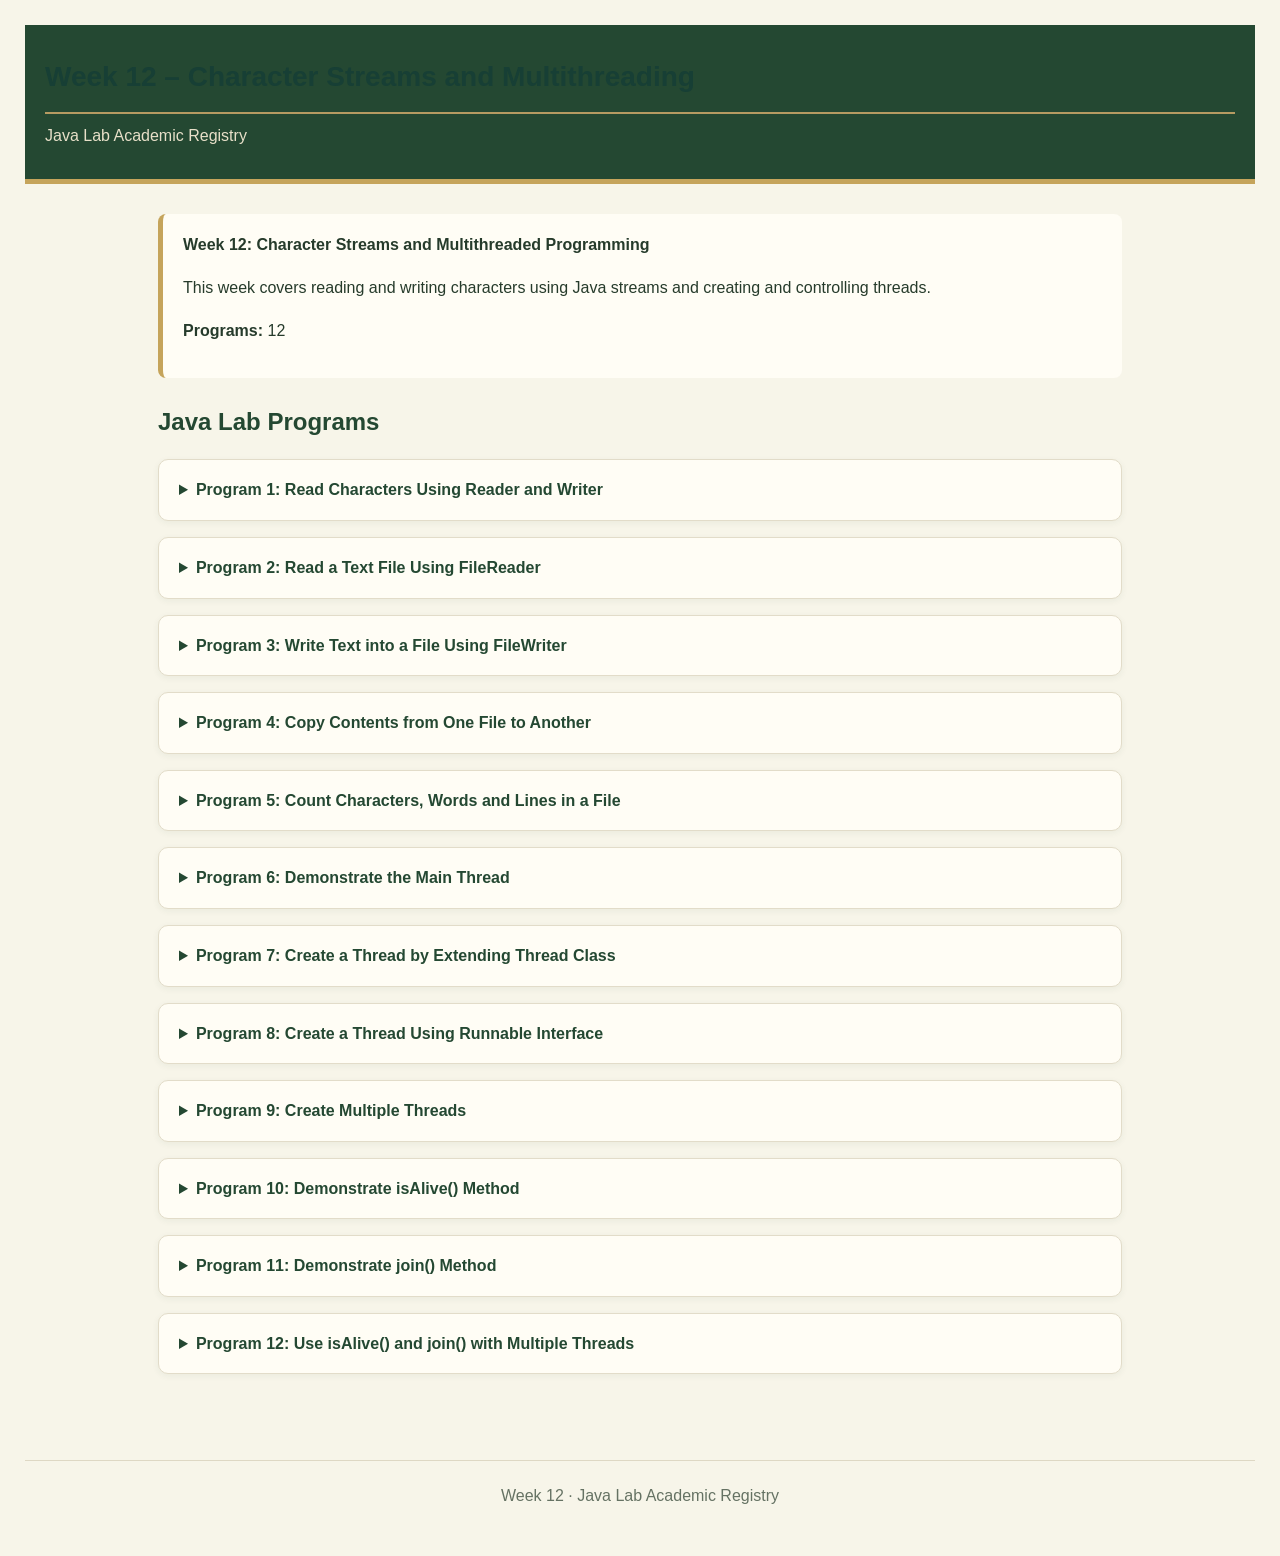
<file: weeks/week12.html>
<!DOCTYPE html>
<html lang="en">
<head>
<meta charset="UTF-8">
<meta name="viewport" content="width=device-width, initial-scale=1.0">
<title>Week 12 | Java Lab Academic Registry</title>
<link rel="stylesheet" href="../style.css">

<style>
body {
    background: #f7f5e9;
    color: #263b2b;
    font-family: Arial, sans-serif;
    line-height: 1.6;
    margin: 0;
}
header {
    background: #244832;
    color: #fff8e7;
    padding: 30px 20px;
    border-bottom: 5px solid #c5a45b;
}
header h1 { margin: 0 0 8px; font-size: 28px; }
header p { margin: 0; color: #e8e0c9; }
main {
    max-width: 1000px;
    margin: 30px auto;
    padding: 0 18px 40px;
}
.intro {
    background: #fffdf5;
    border-left: 5px solid #c5a45b;
    border-radius: 8px;
    padding: 18px 20px;
    margin-bottom: 25px;
}
h2 { color: #244832; margin-bottom: 18px; }
.experiment {
    background: #fffdf5;
    border: 1px solid #e2dcc9;
    border-radius: 10px;
    margin-bottom: 16px;
    overflow: hidden;
    box-shadow: 0 2px 7px rgba(36,72,50,0.06);
}
summary {
    padding: 17px 20px;
    cursor: pointer;
    font-weight: bold;
    color: #244832;
    font-size: 16px;
}
summary:hover { background: #f0eee1; }
.experiment[open] summary {
    border-bottom: 1px solid #e2dcc9;
    background: #f0eee1;
}
.description { padding: 12px 20px 0; color: #657263; }
h3 {
    color: #315b3c;
    margin: 18px 20px 8px;
    font-size: 15px;
}
pre {
    background: #1d2d23;
    color: #f5f1df;
    padding: 18px;
    margin: 10px 16px 18px;
    border-radius: 8px;
    overflow-x: auto;
    font-size: 13px;
    line-height: 1.6;
    white-space: pre;
}
.output {
    background: #eeeadd;
    color: #263b2b;
    padding: 14px;
    margin: 10px 16px 18px;
    border-left: 4px solid #c5a45b;
    border-radius: 6px;
}
.output pre {
    background: transparent;
    color: #263b2b;
    padding: 0;
    margin: 0;
}
footer {
    text-align: center;
    padding: 22px;
    color: #657263;
    border-top: 1px solid #ded8c4;
}
@media(max-width:600px) {
    header h1 { font-size: 22px; }
    main { padding: 0 12px 30px; }
    summary { font-size: 14px; }
    pre { font-size: 12px; padding: 13px; margin: 8px; }
    .output { margin: 8px; }
}
</style>
</head>

<body>

<header>
    <h1>Week 12 – Character Streams and Multithreading</h1>
    <p>Java Lab Academic Registry</p>
</header>

<main>

<div class="intro">
    <strong>Week 12: Character Streams and Multithreaded Programming</strong>
    <p>This week covers reading and writing characters using Java streams and creating and controlling threads.</p>
    <p><strong>Programs:</strong> 12</p>
</div>

<h2>Java Lab Programs</h2>

<details class="experiment">
<summary>Program 1: Read Characters Using Reader and Writer</summary>
<p class="description">Read characters from the keyboard using Reader and display them on the console using Writer.</p>
<h3>Java Program</h3>
<pre><code>import java.io.*;

public class ReaderWriterDemo {
    public static void main(String[] args) throws IOException {
        Reader r = new InputStreamReader(System.in);
        Writer w = new OutputStreamWriter(System.out);

        System.out.print("Enter a character: ");

        int ch = r.read();

        w.write("Entered character: ");
        w.write(ch);
        w.flush();
    }
}</code></pre>
<h3>Output</h3>
<div class="output"><pre>Enter a character: A
Entered character: A</pre></div>
</details>

<details class="experiment">
<summary>Program 2: Read a Text File Using FileReader</summary>
<p class="description">Read the contents of a text file and display them on the console.</p>
<h3>Java Program</h3>
<pre><code>import java.io.*;

public class FileReadDemo {
    public static void main(String[] args) throws IOException {
        FileReader fr = new FileReader("sample.txt");

        int ch;

        while ((ch = fr.read()) != -1) {
            System.out.print((char) ch);
        }

        fr.close();
    }
}</code></pre>
<h3>Output</h3>
<div class="output"><pre>Contents of sample.txt:

Welcome to Java.
Character Streams Example.</pre></div>
</details>

<details class="experiment">
<summary>Program 3: Write Text into a File Using FileWriter</summary>
<p class="description">Write text into a file using the FileWriter class.</p>
<h3>Java Program</h3>
<pre><code>import java.io.*;

public class FileWriteDemo {
    public static void main(String[] args) throws IOException {
        FileWriter fw = new FileWriter("sample.txt");

        fw.write("Welcome to Java Programming.");

        fw.close();

        System.out.println("Data written successfully.");
    }
}</code></pre>
<h3>Output</h3>
<div class="output"><pre>Data written successfully.

File content:
Welcome to Java Programming.</pre></div>
</details>

<details class="experiment">
<summary>Program 4: Copy Contents from One File to Another</summary>
<p class="description">Copy the contents of one text file into another using FileReader and FileWriter.</p>
<h3>Java Program</h3>
<pre><code>import java.io.*;

public class FileCopyDemo {
    public static void main(String[] args) throws IOException {
        FileReader fr = new FileReader("source.txt");
        FileWriter fw = new FileWriter("destination.txt");

        int ch;

        while ((ch = fr.read()) != -1) {
            fw.write(ch);
        }

        fr.close();
        fw.close();

        System.out.println("File copied successfully.");
    }
}</code></pre>
<h3>Output</h3>
<div class="output"><pre>File copied successfully.</pre></div>
</details>

<details class="experiment">
<summary>Program 5: Count Characters, Words and Lines in a File</summary>
<p class="description">Count the number of characters, words and lines in a text file using character streams.</p>
<h3>Java Program</h3>
<pre><code>import java.io.*;

public class FileCount {
    public static void main(String[] args) throws IOException {
        FileReader fr = new FileReader("sample.txt");

        int ch, characters = 0, words = 0, lines = 0;
        boolean inWord = false;

        while ((ch = fr.read()) != -1) {
            characters++;

            if (ch == '\n') {
                lines++;
            }

            if (Character.isWhitespace(ch)) {
                inWord = false;
            } else if (!inWord) {
                words++;
                inWord = true;
            }
        }

        fr.close();

        System.out.println("Characters: " + characters);
        System.out.println("Words: " + words);
        System.out.println("Lines: " + lines);
    }
}</code></pre>
<h3>Output</h3>
<div class="output"><pre>Characters: 30
Words: 5
Lines: 2</pre></div>
</details>

<details class="experiment">
<summary>Program 6: Demonstrate the Main Thread</summary>
<p class="description">Display the name, priority and state of the main thread.</p>
<h3>Java Program</h3>
<pre><code>public class MainThreadDemo {
    public static void main(String[] args) {
        Thread t = Thread.currentThread();

        System.out.println("Thread Name: " + t.getName());
        System.out.println("Thread Priority: " + t.getPriority());
        System.out.println("Thread State: " + t.getState());
    }
}</code></pre>
<h3>Output</h3>
<div class="output"><pre>Thread Name: main
Thread Priority: 5
Thread State: RUNNABLE</pre></div>
</details>

<details class="experiment">
<summary>Program 7: Create a Thread by Extending Thread Class</summary>
<p class="description">Create and execute a thread by extending the Thread class.</p>
<h3>Java Program</h3>
<pre><code>class MyThread extends Thread {
    public void run() {
        System.out.println("Thread is running");
    }
}

public class ThreadDemo {
    public static void main(String[] args) {
        MyThread t = new MyThread();
        t.start();
    }
}</code></pre>
<h3>Output</h3>
<div class="output"><pre>Thread is running</pre></div>
</details>

<details class="experiment">
<summary>Program 8: Create a Thread Using Runnable Interface</summary>
<p class="description">Create a thread by implementing the Runnable interface.</p>
<h3>Java Program</h3>
<pre><code>class MyRunnable implements Runnable {
    public void run() {
        System.out.println("Runnable thread is running");
    }
}

public class RunnableDemo {
    public static void main(String[] args) {
        MyRunnable obj = new MyRunnable();

        Thread t = new Thread(obj);
        t.start();
    }
}</code></pre>
<h3>Output</h3>
<div class="output"><pre>Runnable thread is running</pre></div>
</details>

<details class="experiment">
<summary>Program 9: Create Multiple Threads</summary>
<p class="description">Create multiple threads and demonstrate their concurrent execution.</p>
<h3>Java Program</h3>
<pre><code>class MyThread extends Thread {
    public void run() {
        for (int i = 1; i <= 3; i++) {
            System.out.println(getName() + " : " + i);
        }
    }
}

public class MultipleThreads {
    public static void main(String[] args) {
        MyThread t1 = new MyThread();
        MyThread t2 = new MyThread();

        t1.start();
        t2.start();
    }
}</code></pre>
<h3>Output</h3>
<div class="output"><pre>Thread-0 : 1
Thread-1 : 1
Thread-0 : 2
Thread-1 : 2
Thread-0 : 3
Thread-1 : 3

Note: The order may change during execution.</pre></div>
</details>

<details class="experiment">
<summary>Program 10: Demonstrate isAlive() Method</summary>
<p class="description">Use isAlive() to check whether a thread is running.</p>
<h3>Java Program</h3>
<pre><code>class MyThread extends Thread {
    public void run() {
        System.out.println("Thread is running");
    }
}

public class IsAliveDemo {
    public static void main(String[] args) {
        MyThread t = new MyThread();

        System.out.println("Before start: " + t.isAlive());

        t.start();

        System.out.println("After start: " + t.isAlive());
    }
}</code></pre>
<h3>Output</h3>
<div class="output"><pre>Before start: false
After start: true
Thread is running</pre></div>
</details>

<details class="experiment">
<summary>Program 11: Demonstrate join() Method</summary>
<p class="description">Use join() to make one thread wait until another thread completes.</p>
<h3>Java Program</h3>
<pre><code>class MyThread extends Thread {
    public void run() {
        for (int i = 1; i <= 3; i++) {
            System.out.println("Child Thread: " + i);
        }
    }
}

public class JoinDemo {
    public static void main(String[] args) throws InterruptedException {
        MyThread t = new MyThread();

        t.start();
        t.join();

        System.out.println("Main Thread continues");
    }
}</code></pre>
<h3>Output</h3>
<div class="output"><pre>Child Thread: 1
Child Thread: 2
Child Thread: 3
Main Thread continues</pre></div>
</details>

<details class="experiment">
<summary>Program 12: Use isAlive() and join() with Multiple Threads</summary>
<p class="description">Create multiple threads and use isAlive() and join() to control their execution order.</p>
<h3>Java Program</h3>
<pre><code>class MyThread extends Thread {
    public void run() {
        for (int i = 1; i <= 3; i++) {
            System.out.println(getName() + " : " + i);
        }
    }
}

public class ThreadControlDemo {
    public static void main(String[] args)
            throws InterruptedException {

        MyThread t1 = new MyThread();
        MyThread t2 = new MyThread();

        t1.start();
        t2.start();

        System.out.println("Thread 1 alive: " + t1.isAlive());
        System.out.println("Thread 2 alive: " + t2.isAlive());

        t1.join();
        t2.join();

        System.out.println("Thread 1 alive: " + t1.isAlive());
        System.out.println("Thread 2 alive: " + t2.isAlive());

        System.out.println("Main thread completed");
    }
}</code></pre>
<h3>Output</h3>
<div class="output"><pre>Thread 1 alive: true
Thread 2 alive: true
Thread-0 : 1
Thread-0 : 2
Thread-0 : 3
Thread-1 : 1
Thread-1 : 2
Thread-1 : 3
Thread 1 alive: false
Thread 2 alive: false
Main thread completed

Note: Thread execution order may vary.</pre></div>
</details>

</main>

<footer>
    Week 12 · Java Lab Academic Registry
</footer>

</body>
</html>
</file>
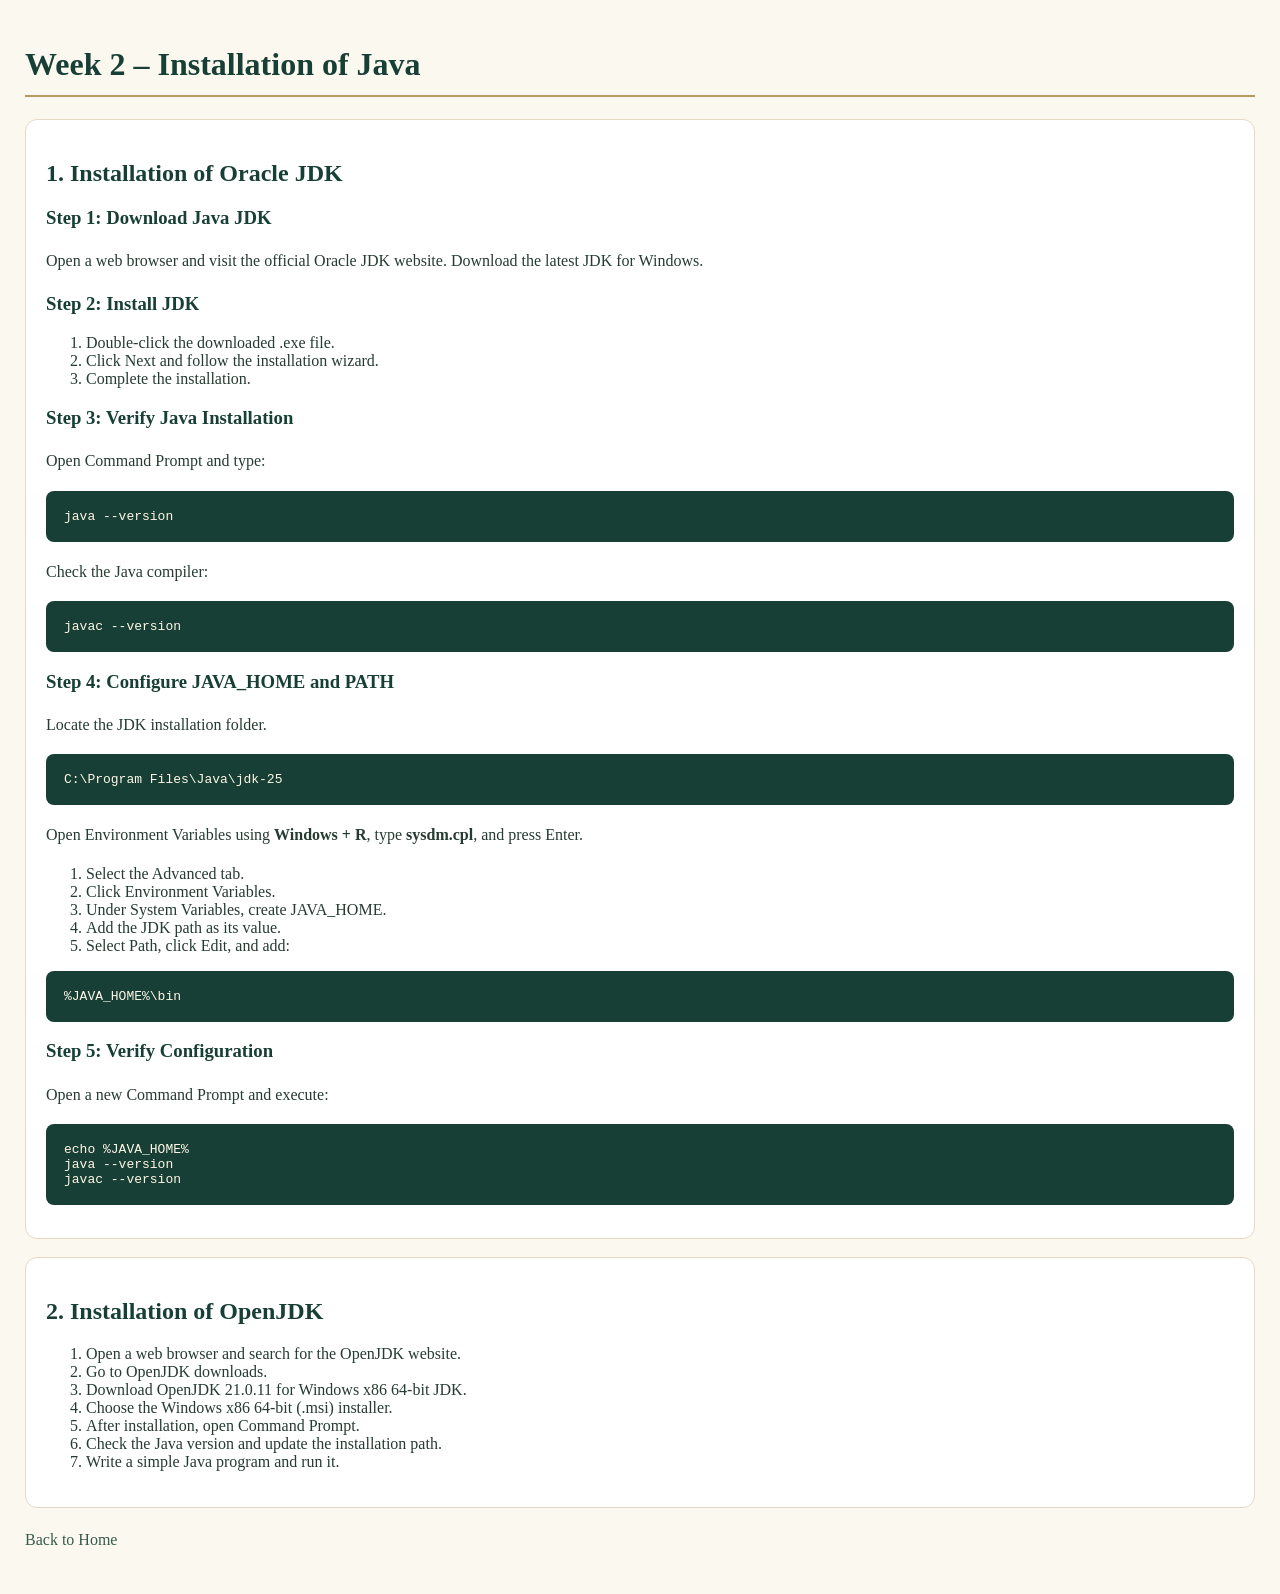
<file: weeks/week2.html>
<!DOCTYPE html>
<html>
<head>
    <title>Week 2 - Java Installation</title>
    <link rel="stylesheet" href="../style.css">
</head>
<body>

<h1>Week 2 – Installation of Java</h1>

<div class="card">
    <h2>1. Installation of Oracle JDK</h2>

    <h3>Step 1: Download Java JDK</h3>
    <p>Open a web browser and visit the official Oracle JDK website. Download the latest JDK for Windows.</p>

    <h3>Step 2: Install JDK</h3>
    <ol>
        <li>Double-click the downloaded .exe file.</li>
        <li>Click Next and follow the installation wizard.</li>
        <li>Complete the installation.</li>
    </ol>

    <h3>Step 3: Verify Java Installation</h3>
    <p>Open Command Prompt and type:</p>
    <pre>java --version</pre>
    <p>Check the Java compiler:</p>
    <pre>javac --version</pre>

    <h3>Step 4: Configure JAVA_HOME and PATH</h3>
    <p>Locate the JDK installation folder.</p>
    <pre>C:\Program Files\Java\jdk-25</pre>

    <p>Open Environment Variables using <b>Windows + R</b>, type <b>sysdm.cpl</b>, and press Enter.</p>
    <ol>
        <li>Select the Advanced tab.</li>
        <li>Click Environment Variables.</li>
        <li>Under System Variables, create JAVA_HOME.</li>
        <li>Add the JDK path as its value.</li>
        <li>Select Path, click Edit, and add:</li>
    </ol>
    <pre>%JAVA_HOME%\bin</pre>

    <h3>Step 5: Verify Configuration</h3>
    <p>Open a new Command Prompt and execute:</p>
    <pre>echo %JAVA_HOME%
java --version
javac --version</pre>
</div>

<div class="card">
    <h2>2. Installation of OpenJDK</h2>

    <ol>
        <li>Open a web browser and search for the OpenJDK website.</li>
        <li>Go to OpenJDK downloads.</li>
        <li>Download OpenJDK 21.0.11 for Windows x86 64-bit JDK.</li>
        <li>Choose the Windows x86 64-bit (.msi) installer.</li>
        <li>After installation, open Command Prompt.</li>
        <li>Check the Java version and update the installation path.</li>
        <li>Write a simple Java program and run it.</li>
    </ol>
</div>

<p><a href="../main.html">Back to Home</a></p>

</body>
</html>
</file>
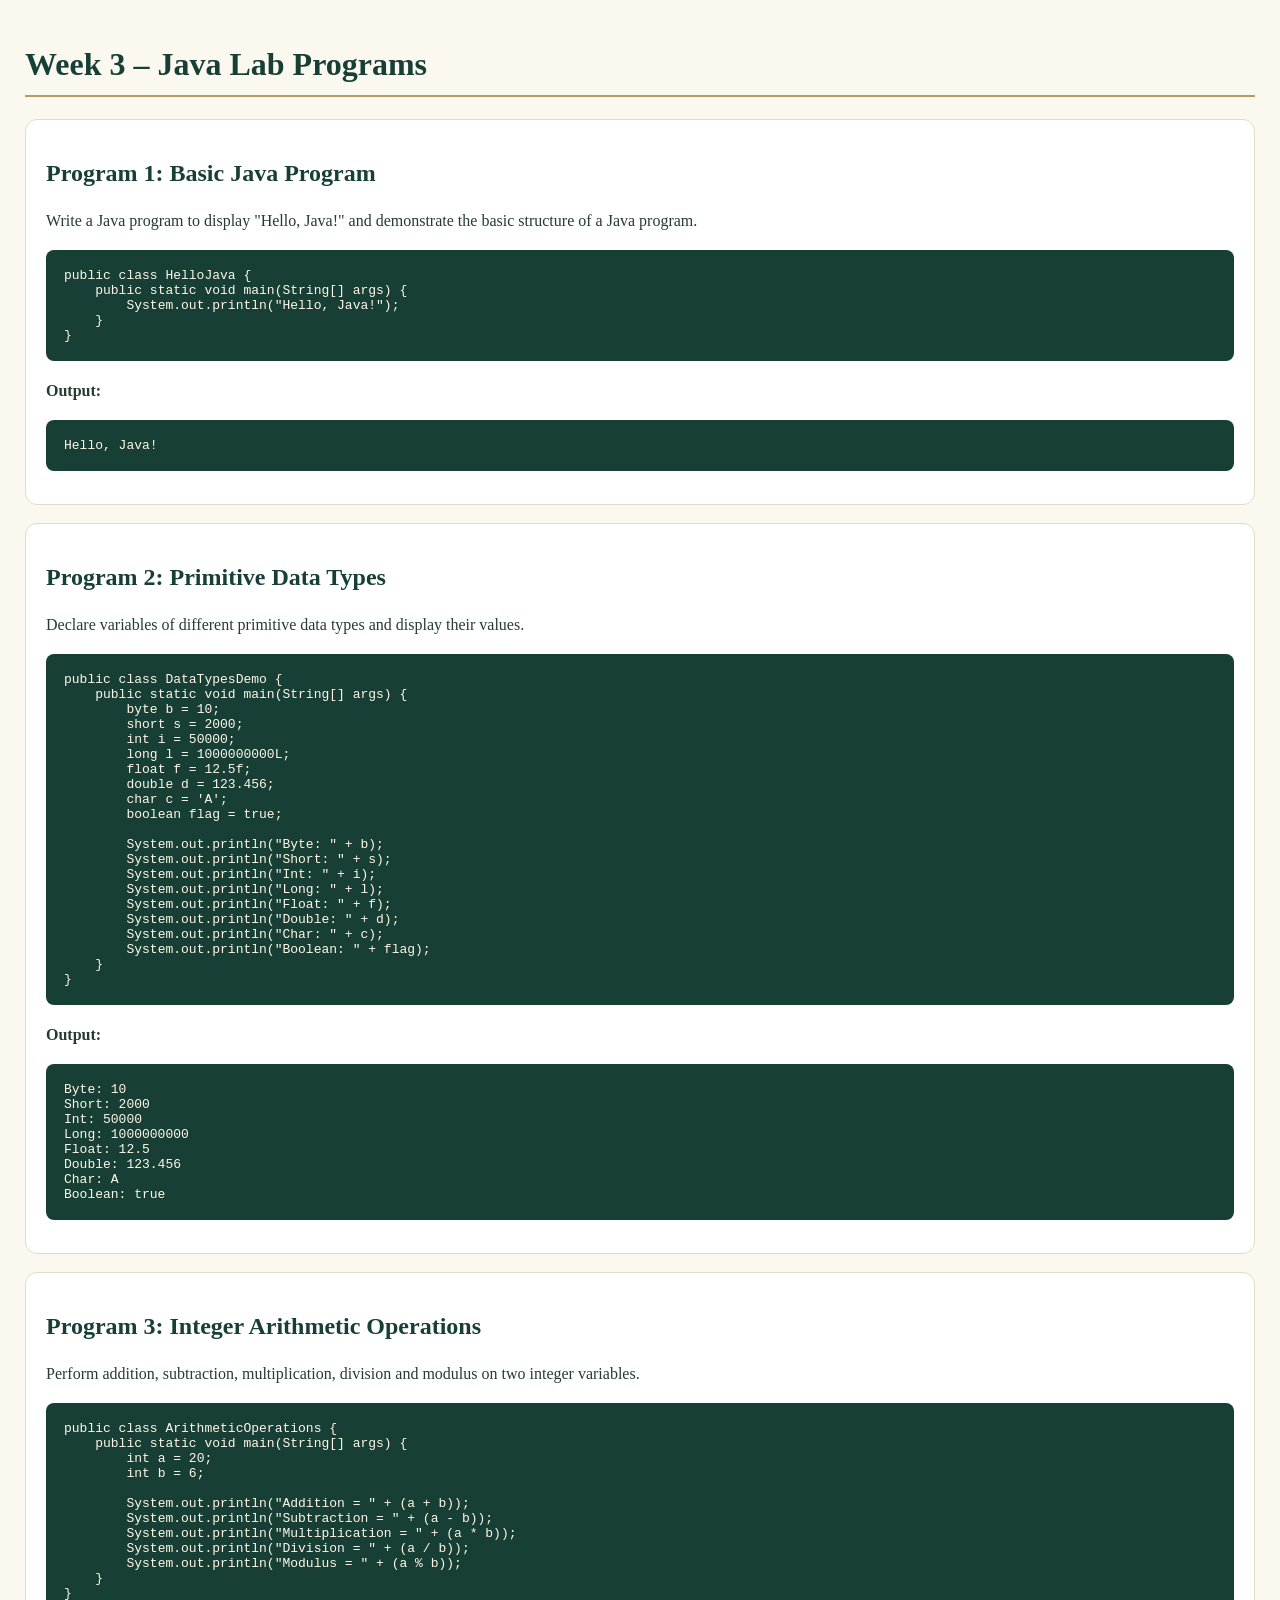
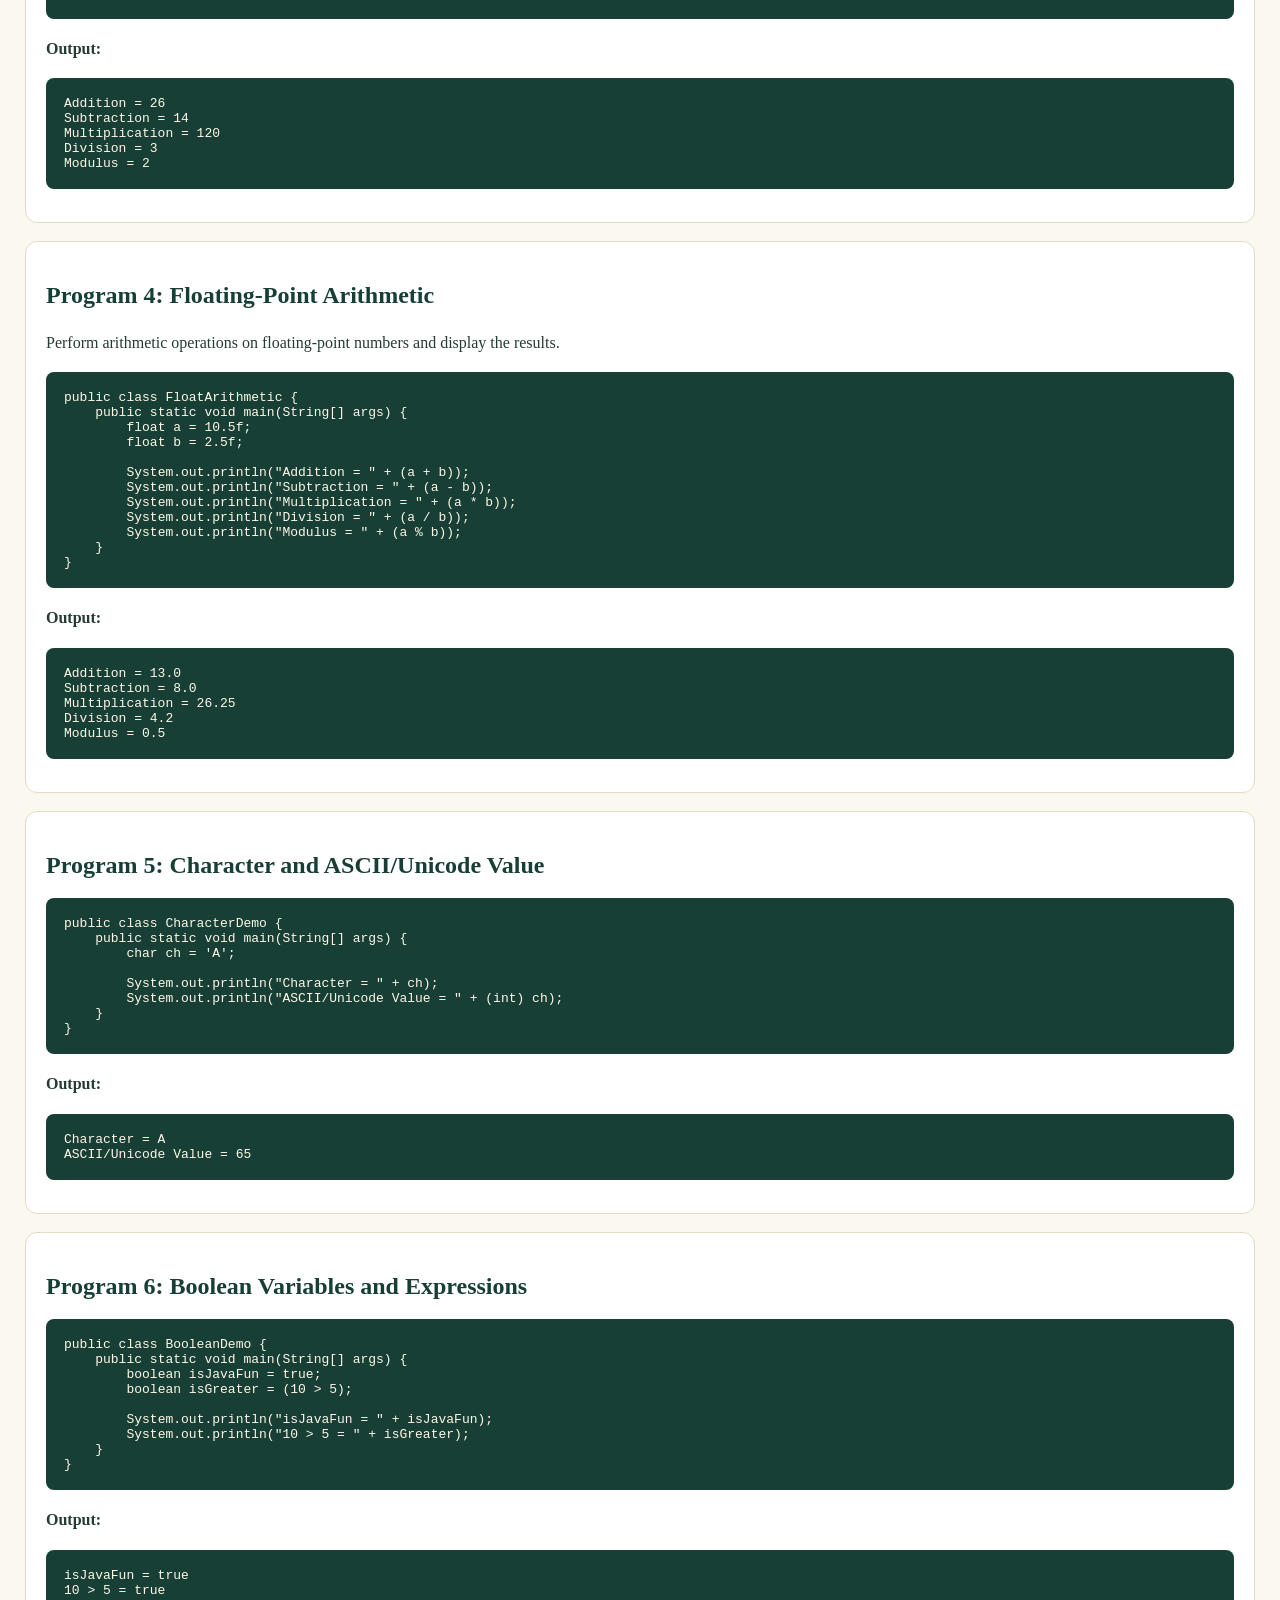
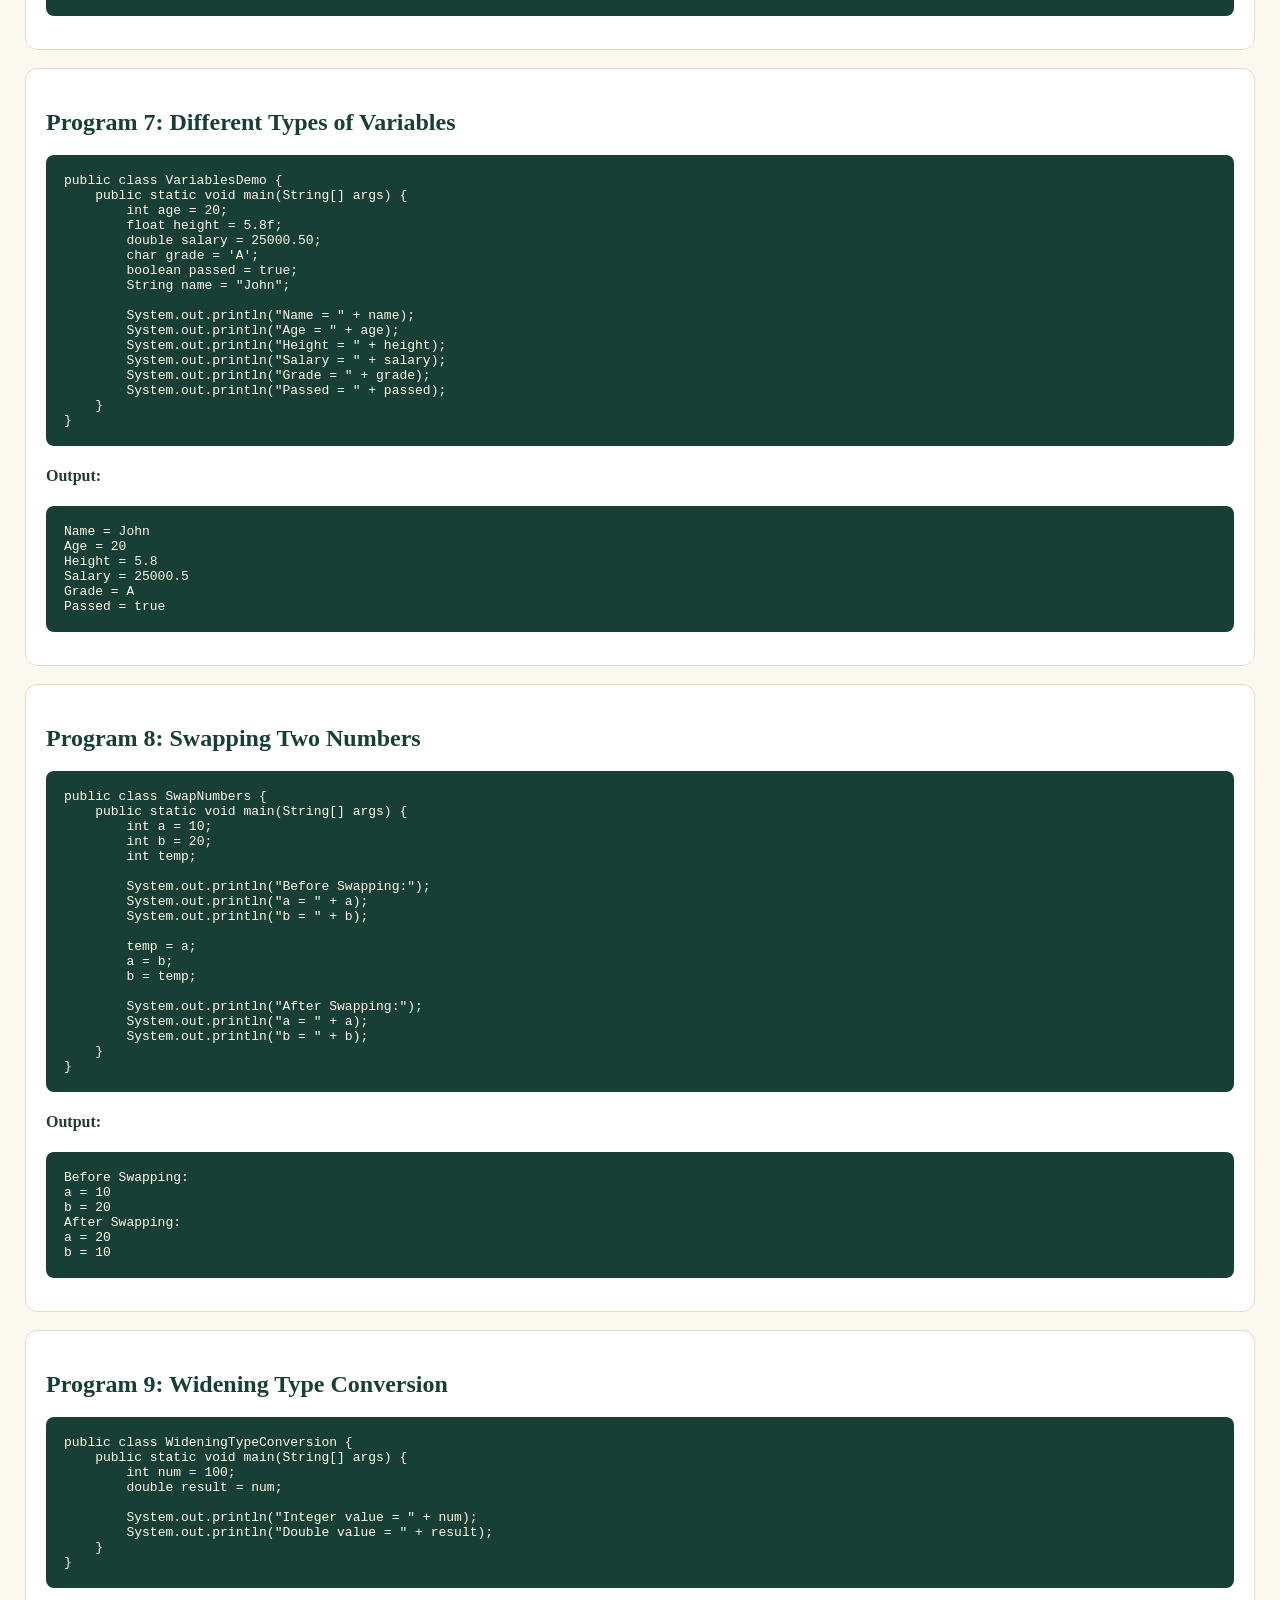
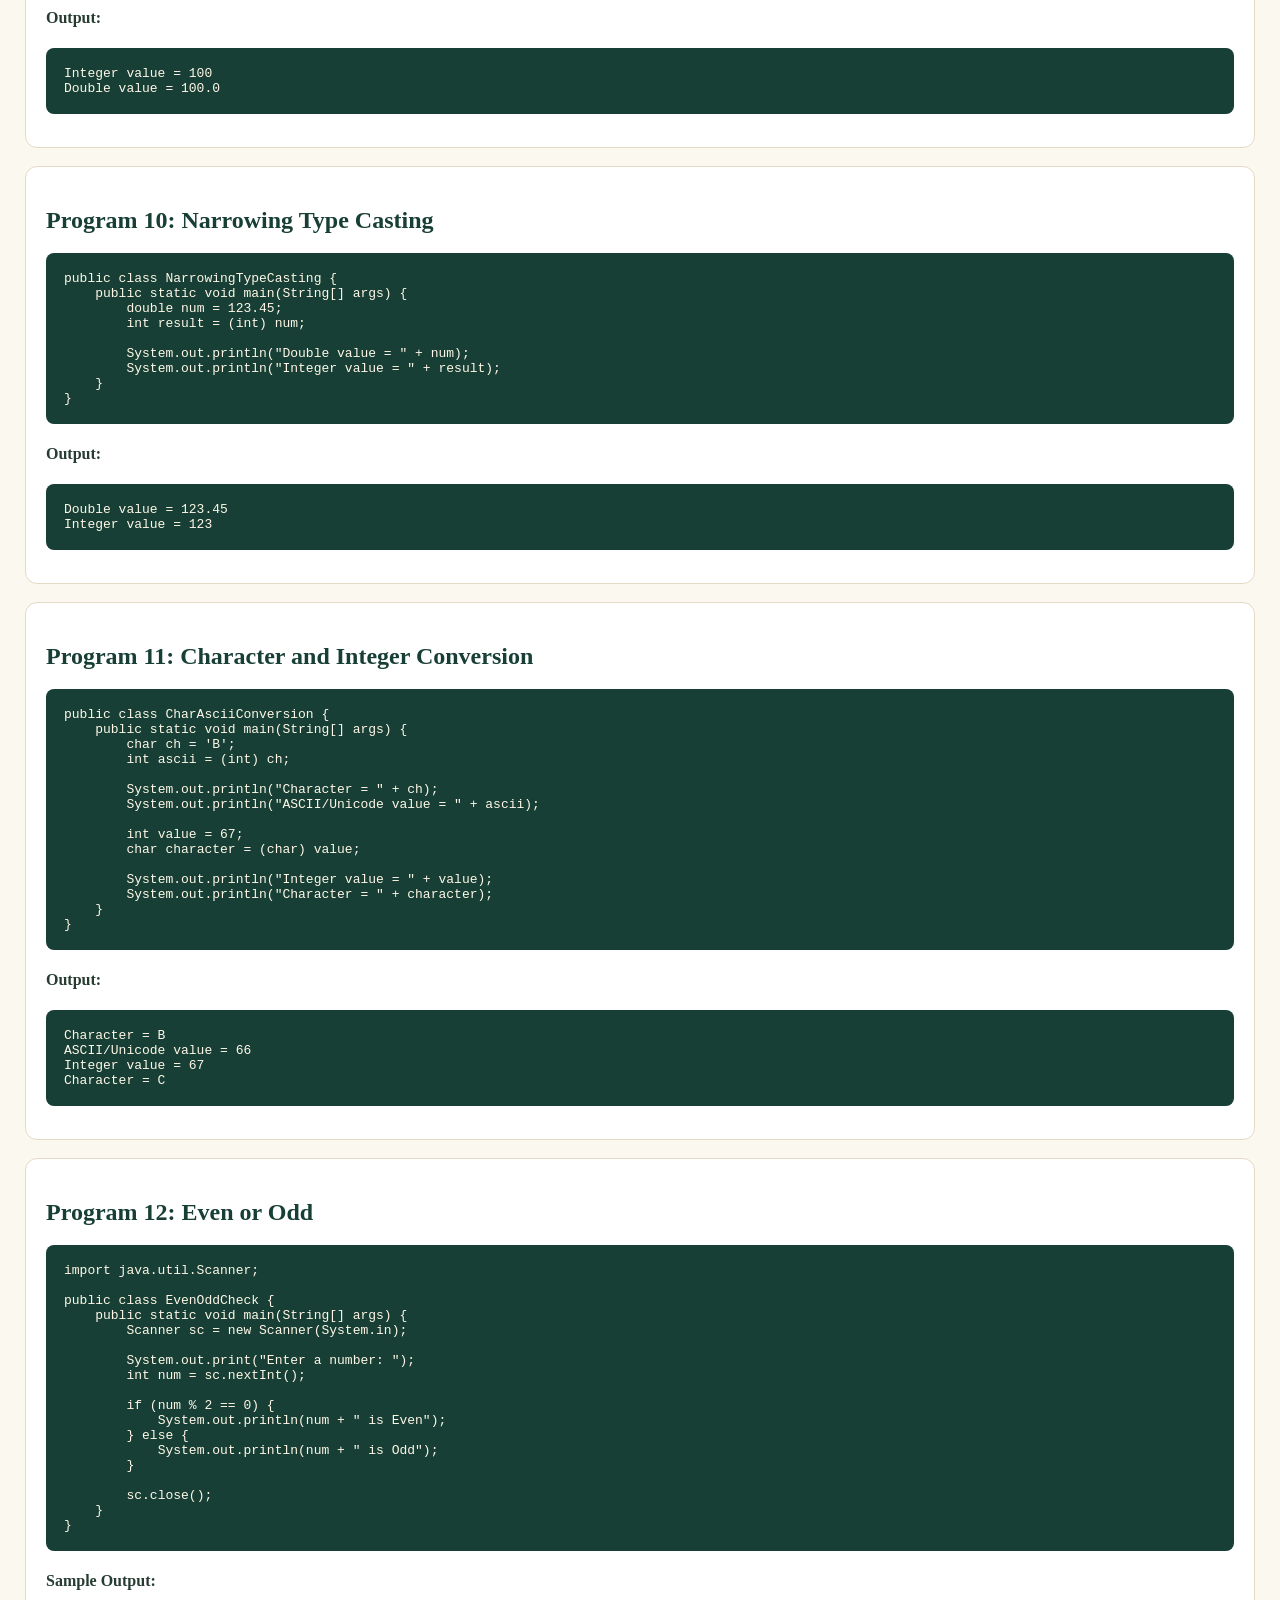
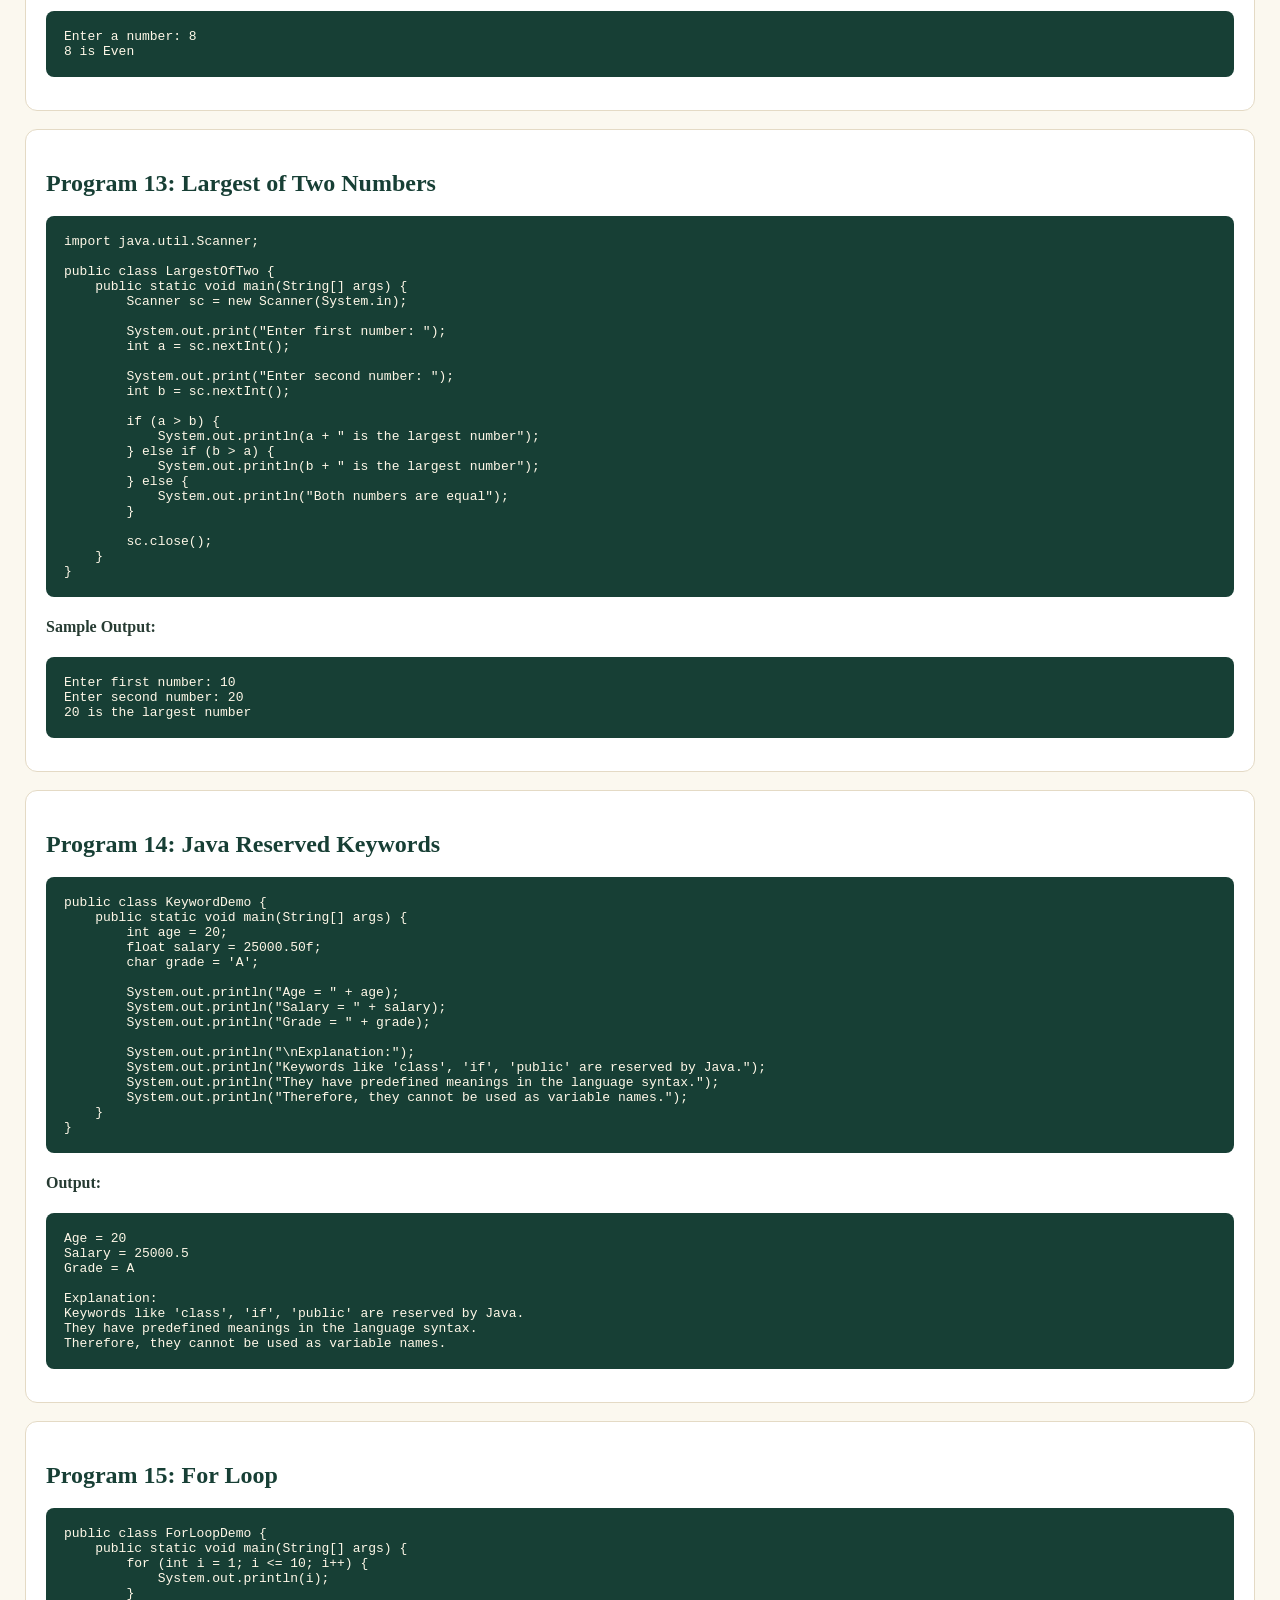
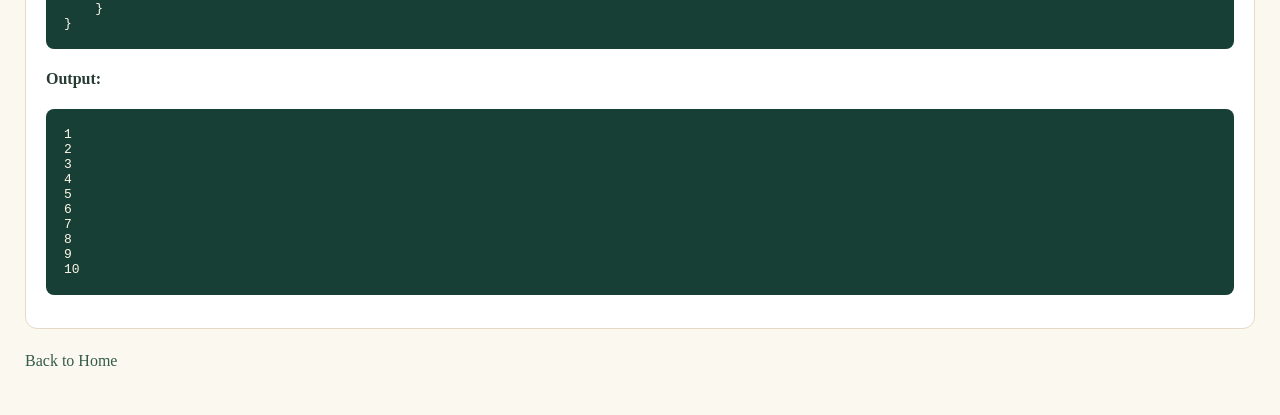
<file: weeks/week3.html>
<!DOCTYPE html>
<html>
<head>
    <title>Week 3 - Java Programs</title>
    <link rel="stylesheet" href="../style.css">
</head>
<body>

<h1>Week 3 – Java Lab Programs</h1>

<div class="card">
<h2>Program 1: Basic Java Program</h2>
<p>Write a Java program to display "Hello, Java!" and demonstrate the basic structure of a Java program.</p>
<pre>public class HelloJava {
    public static void main(String[] args) {
        System.out.println("Hello, Java!");
    }
}</pre>
<p><b>Output:</b></p>
<pre>Hello, Java!</pre>
</div>

<div class="card">
<h2>Program 2: Primitive Data Types</h2>
<p>Declare variables of different primitive data types and display their values.</p>
<pre>public class DataTypesDemo {
    public static void main(String[] args) {
        byte b = 10;
        short s = 2000;
        int i = 50000;
        long l = 1000000000L;
        float f = 12.5f;
        double d = 123.456;
        char c = 'A';
        boolean flag = true;

        System.out.println("Byte: " + b);
        System.out.println("Short: " + s);
        System.out.println("Int: " + i);
        System.out.println("Long: " + l);
        System.out.println("Float: " + f);
        System.out.println("Double: " + d);
        System.out.println("Char: " + c);
        System.out.println("Boolean: " + flag);
    }
}</pre>
<p><b>Output:</b></p>
<pre>Byte: 10
Short: 2000
Int: 50000
Long: 1000000000
Float: 12.5
Double: 123.456
Char: A
Boolean: true</pre>
</div>

<div class="card">
<h2>Program 3: Integer Arithmetic Operations</h2>
<p>Perform addition, subtraction, multiplication, division and modulus on two integer variables.</p>
<pre>public class ArithmeticOperations {
    public static void main(String[] args) {
        int a = 20;
        int b = 6;

        System.out.println("Addition = " + (a + b));
        System.out.println("Subtraction = " + (a - b));
        System.out.println("Multiplication = " + (a * b));
        System.out.println("Division = " + (a / b));
        System.out.println("Modulus = " + (a % b));
    }
}</pre>
<p><b>Output:</b></p>
<pre>Addition = 26
Subtraction = 14
Multiplication = 120
Division = 3
Modulus = 2</pre>
</div>

<div class="card">
<h2>Program 4: Floating-Point Arithmetic</h2>
<p>Perform arithmetic operations on floating-point numbers and display the results.</p>
<pre>public class FloatArithmetic {
    public static void main(String[] args) {
        float a = 10.5f;
        float b = 2.5f;

        System.out.println("Addition = " + (a + b));
        System.out.println("Subtraction = " + (a - b));
        System.out.println("Multiplication = " + (a * b));
        System.out.println("Division = " + (a / b));
        System.out.println("Modulus = " + (a % b));
    }
}</pre>
<p><b>Output:</b></p>
<pre>Addition = 13.0
Subtraction = 8.0
Multiplication = 26.25
Division = 4.2
Modulus = 0.5</pre>
</div>

<div class="card">
<h2>Program 5: Character and ASCII/Unicode Value</h2>
<pre>public class CharacterDemo {
    public static void main(String[] args) {
        char ch = 'A';

        System.out.println("Character = " + ch);
        System.out.println("ASCII/Unicode Value = " + (int) ch);
    }
}</pre>
<p><b>Output:</b></p>
<pre>Character = A
ASCII/Unicode Value = 65</pre>
</div>

<div class="card">
<h2>Program 6: Boolean Variables and Expressions</h2>
<pre>public class BooleanDemo {
    public static void main(String[] args) {
        boolean isJavaFun = true;
        boolean isGreater = (10 > 5);

        System.out.println("isJavaFun = " + isJavaFun);
        System.out.println("10 > 5 = " + isGreater);
    }
}</pre>
<p><b>Output:</b></p>
<pre>isJavaFun = true
10 > 5 = true</pre>
</div>

<div class="card">
<h2>Program 7: Different Types of Variables</h2>
<pre>public class VariablesDemo {
    public static void main(String[] args) {
        int age = 20;
        float height = 5.8f;
        double salary = 25000.50;
        char grade = 'A';
        boolean passed = true;
        String name = "John";

        System.out.println("Name = " + name);
        System.out.println("Age = " + age);
        System.out.println("Height = " + height);
        System.out.println("Salary = " + salary);
        System.out.println("Grade = " + grade);
        System.out.println("Passed = " + passed);
    }
}</pre>
<p><b>Output:</b></p>
<pre>Name = John
Age = 20
Height = 5.8
Salary = 25000.5
Grade = A
Passed = true</pre>
</div>

<div class="card">
<h2>Program 8: Swapping Two Numbers</h2>
<pre>public class SwapNumbers {
    public static void main(String[] args) {
        int a = 10;
        int b = 20;
        int temp;

        System.out.println("Before Swapping:");
        System.out.println("a = " + a);
        System.out.println("b = " + b);

        temp = a;
        a = b;
        b = temp;

        System.out.println("After Swapping:");
        System.out.println("a = " + a);
        System.out.println("b = " + b);
    }
}</pre>
<p><b>Output:</b></p>
<pre>Before Swapping:
a = 10
b = 20
After Swapping:
a = 20
b = 10</pre>
</div>

<div class="card">
<h2>Program 9: Widening Type Conversion</h2>
<pre>public class WideningTypeConversion {
    public static void main(String[] args) {
        int num = 100;
        double result = num;

        System.out.println("Integer value = " + num);
        System.out.println("Double value = " + result);
    }
}</pre>
<p><b>Output:</b></p>
<pre>Integer value = 100
Double value = 100.0</pre>
</div>

<div class="card">
<h2>Program 10: Narrowing Type Casting</h2>
<pre>public class NarrowingTypeCasting {
    public static void main(String[] args) {
        double num = 123.45;
        int result = (int) num;

        System.out.println("Double value = " + num);
        System.out.println("Integer value = " + result);
    }
}</pre>
<p><b>Output:</b></p>
<pre>Double value = 123.45
Integer value = 123</pre>
</div>

<div class="card">
<h2>Program 11: Character and Integer Conversion</h2>
<pre>public class CharAsciiConversion {
    public static void main(String[] args) {
        char ch = 'B';
        int ascii = (int) ch;

        System.out.println("Character = " + ch);
        System.out.println("ASCII/Unicode value = " + ascii);

        int value = 67;
        char character = (char) value;

        System.out.println("Integer value = " + value);
        System.out.println("Character = " + character);
    }
}</pre>
<p><b>Output:</b></p>
<pre>Character = B
ASCII/Unicode value = 66
Integer value = 67
Character = C</pre>
</div>

<div class="card">
<h2>Program 12: Even or Odd</h2>
<pre>import java.util.Scanner;

public class EvenOddCheck {
    public static void main(String[] args) {
        Scanner sc = new Scanner(System.in);

        System.out.print("Enter a number: ");
        int num = sc.nextInt();

        if (num % 2 == 0) {
            System.out.println(num + " is Even");
        } else {
            System.out.println(num + " is Odd");
        }

        sc.close();
    }
}</pre>
<p><b>Sample Output:</b></p>
<pre>Enter a number: 8
8 is Even</pre>
</div>

<div class="card">
<h2>Program 13: Largest of Two Numbers</h2>
<pre>import java.util.Scanner;

public class LargestOfTwo {
    public static void main(String[] args) {
        Scanner sc = new Scanner(System.in);

        System.out.print("Enter first number: ");
        int a = sc.nextInt();

        System.out.print("Enter second number: ");
        int b = sc.nextInt();

        if (a > b) {
            System.out.println(a + " is the largest number");
        } else if (b > a) {
            System.out.println(b + " is the largest number");
        } else {
            System.out.println("Both numbers are equal");
        }

        sc.close();
    }
}</pre>
<p><b>Sample Output:</b></p>
<pre>Enter first number: 10
Enter second number: 20
20 is the largest number</pre>
</div>

<div class="card">
<h2>Program 14: Java Reserved Keywords</h2>
<pre>public class KeywordDemo {
    public static void main(String[] args) {
        int age = 20;
        float salary = 25000.50f;
        char grade = 'A';

        System.out.println("Age = " + age);
        System.out.println("Salary = " + salary);
        System.out.println("Grade = " + grade);

        System.out.println("\nExplanation:");
        System.out.println("Keywords like 'class', 'if', 'public' are reserved by Java.");
        System.out.println("They have predefined meanings in the language syntax.");
        System.out.println("Therefore, they cannot be used as variable names.");
    }
}</pre>
<p><b>Output:</b></p>
<pre>Age = 20
Salary = 25000.5
Grade = A

Explanation:
Keywords like 'class', 'if', 'public' are reserved by Java.
They have predefined meanings in the language syntax.
Therefore, they cannot be used as variable names.</pre>
</div>

<div class="card">
<h2>Program 15: For Loop</h2>
<pre>public class ForLoopDemo {
    public static void main(String[] args) {
        for (int i = 1; i <= 10; i++) {
            System.out.println(i);
        }
    }
}</pre>
<p><b>Output:</b></p>
<pre>1
2
3
4
5
6
7
8
9
10</pre>
</div>

<p><a href="../main.html">Back to Home</a></p>

</body>
</html>
</file>
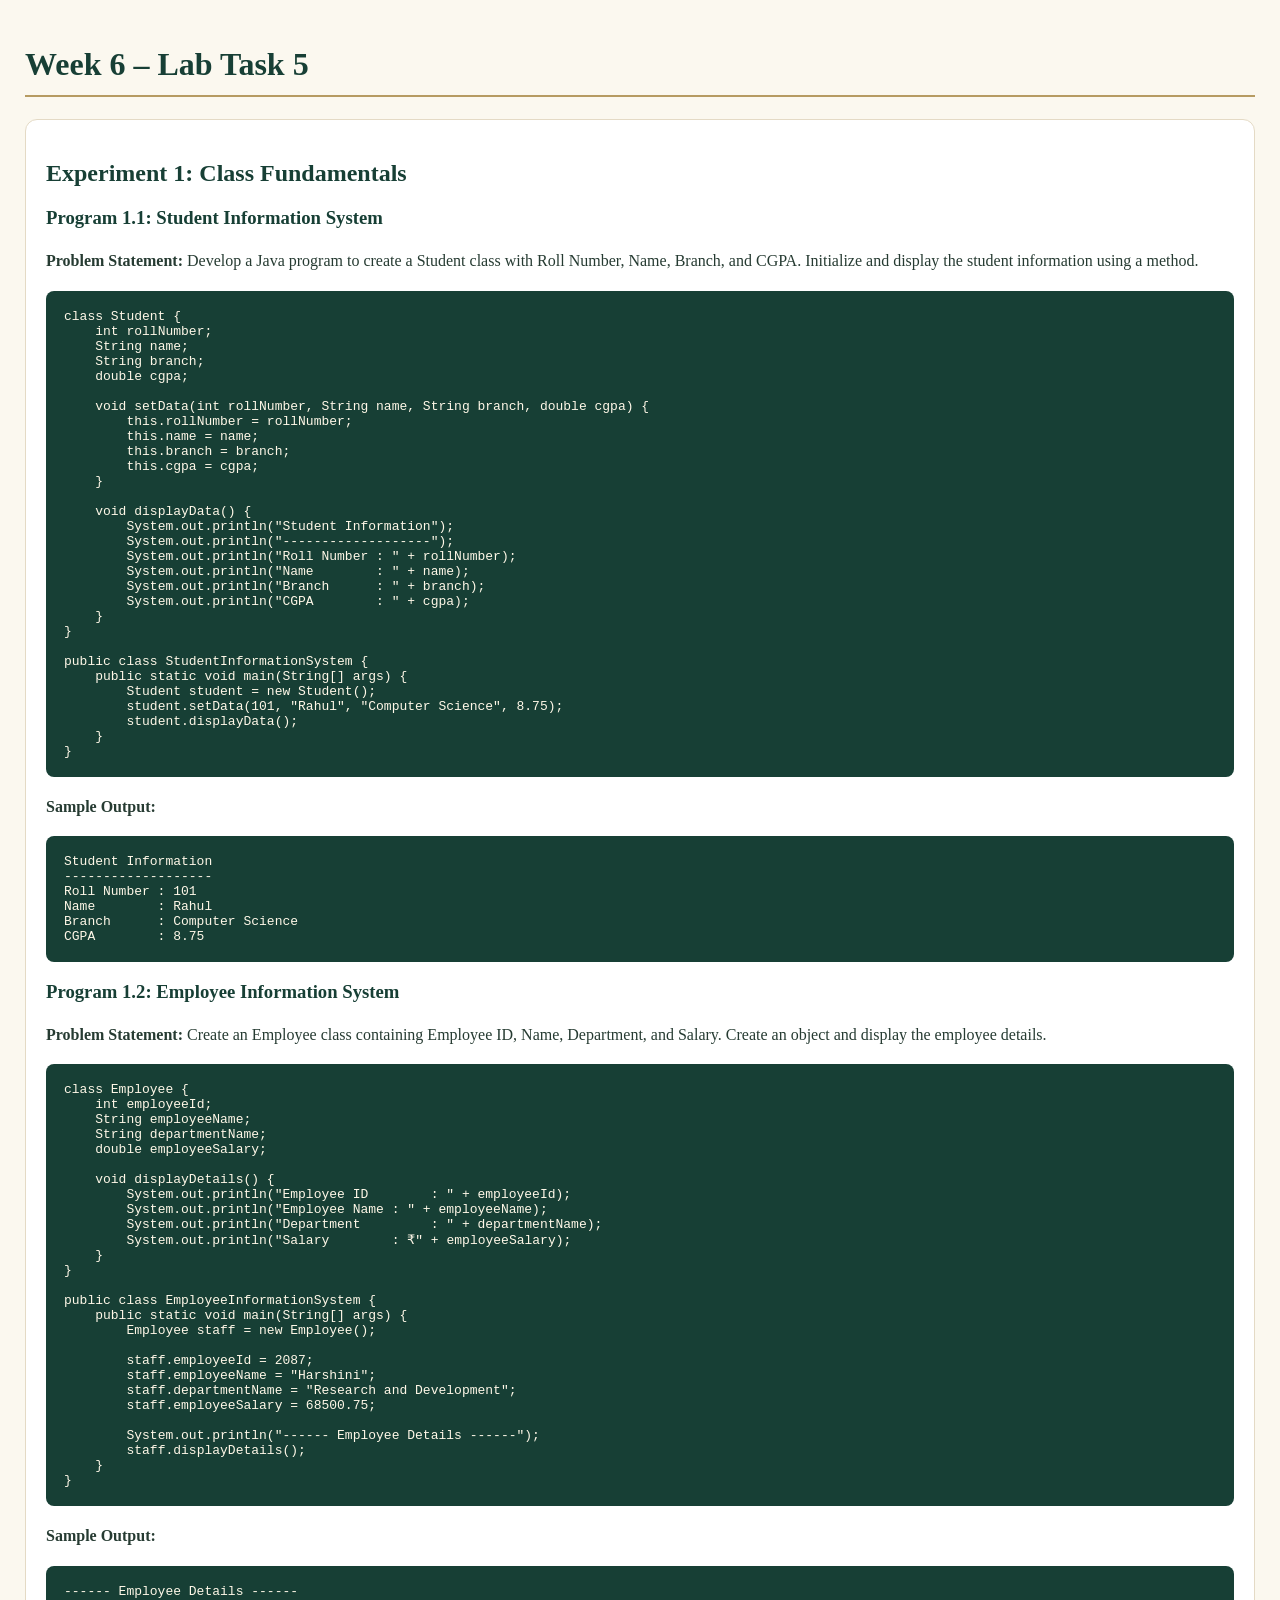
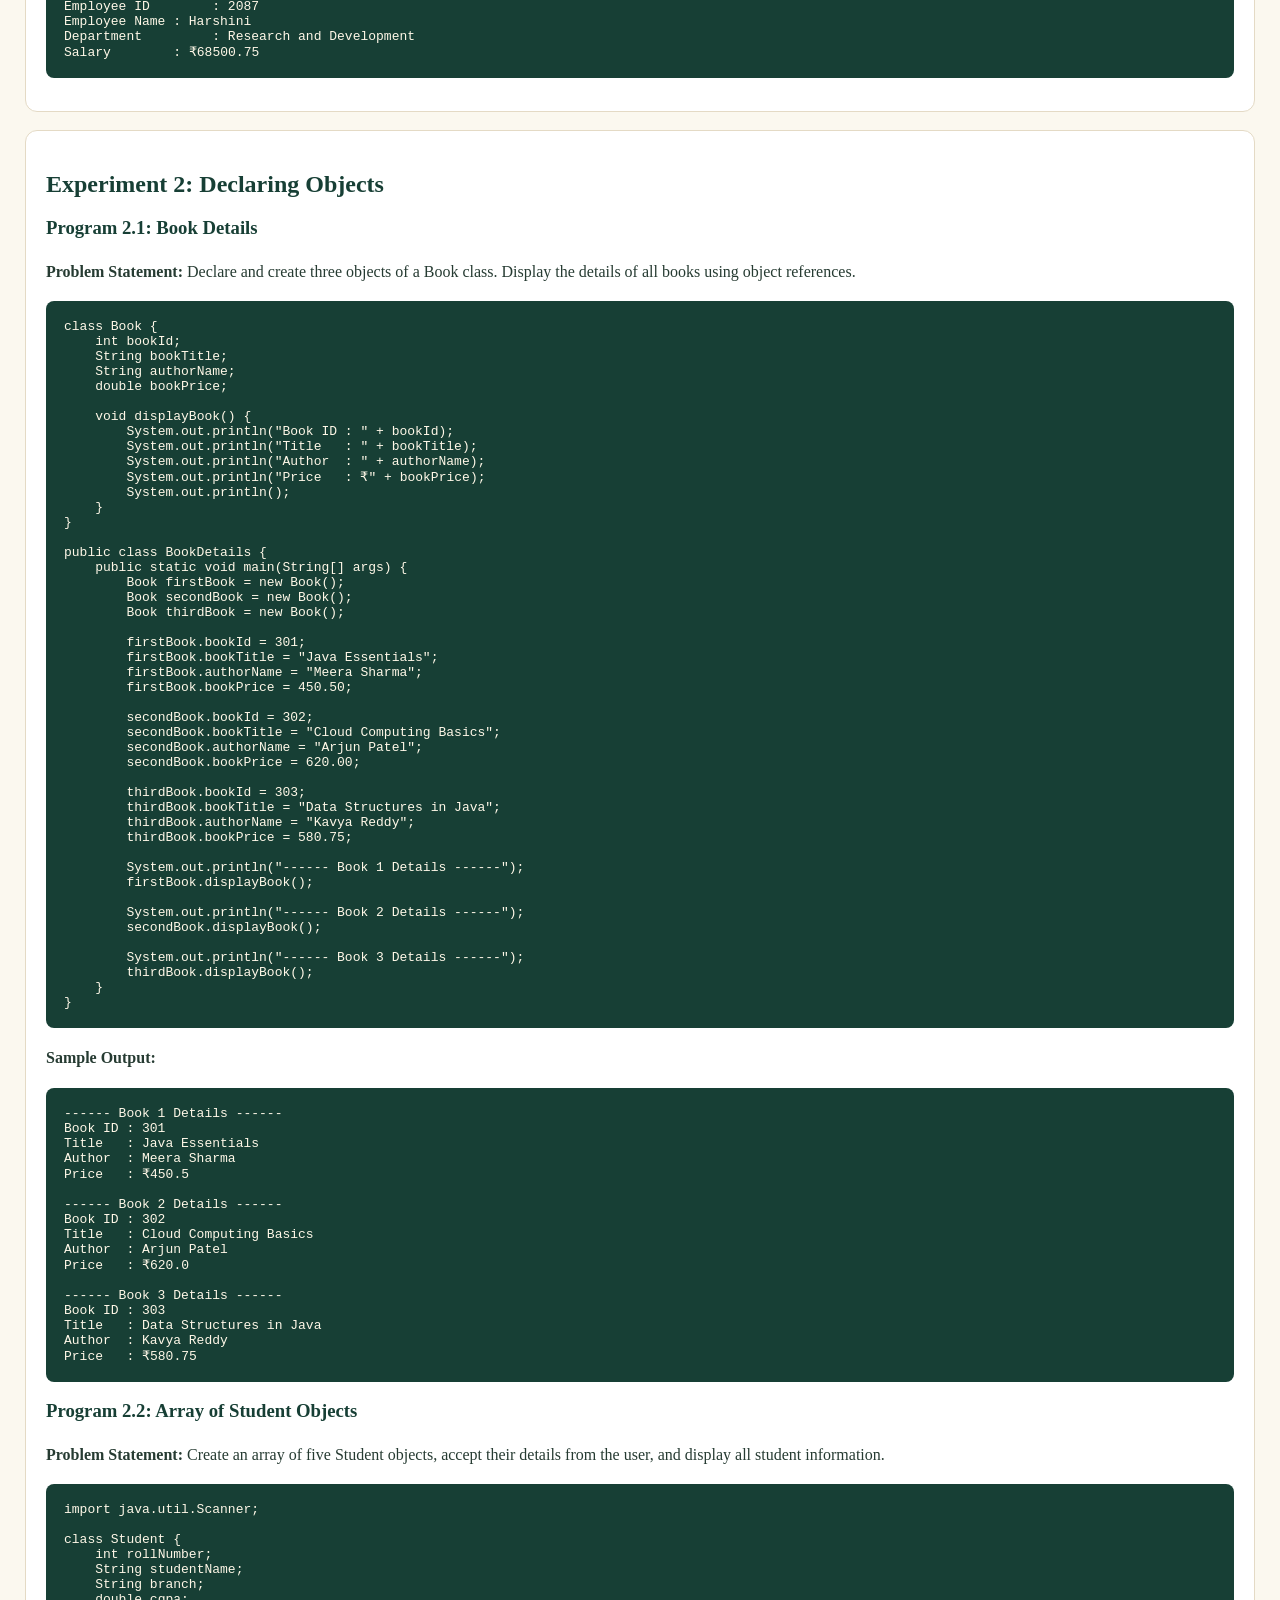
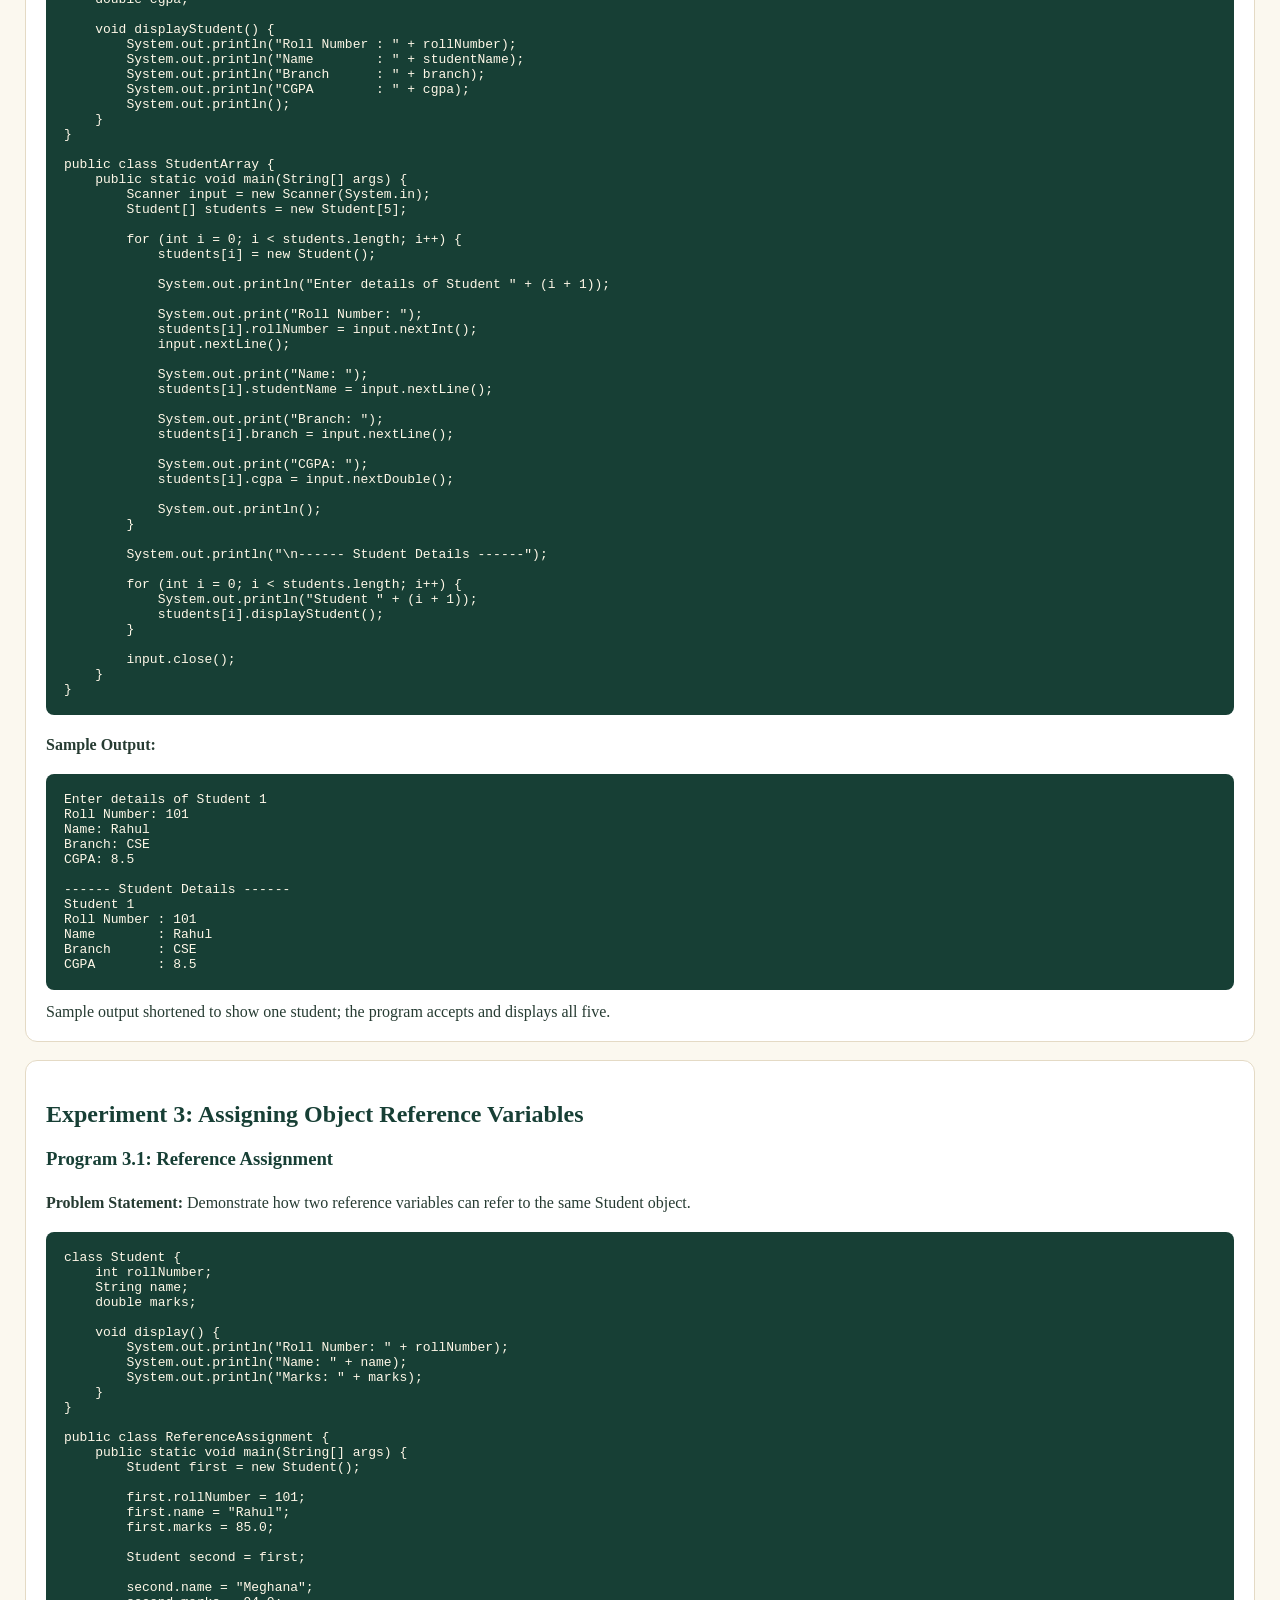
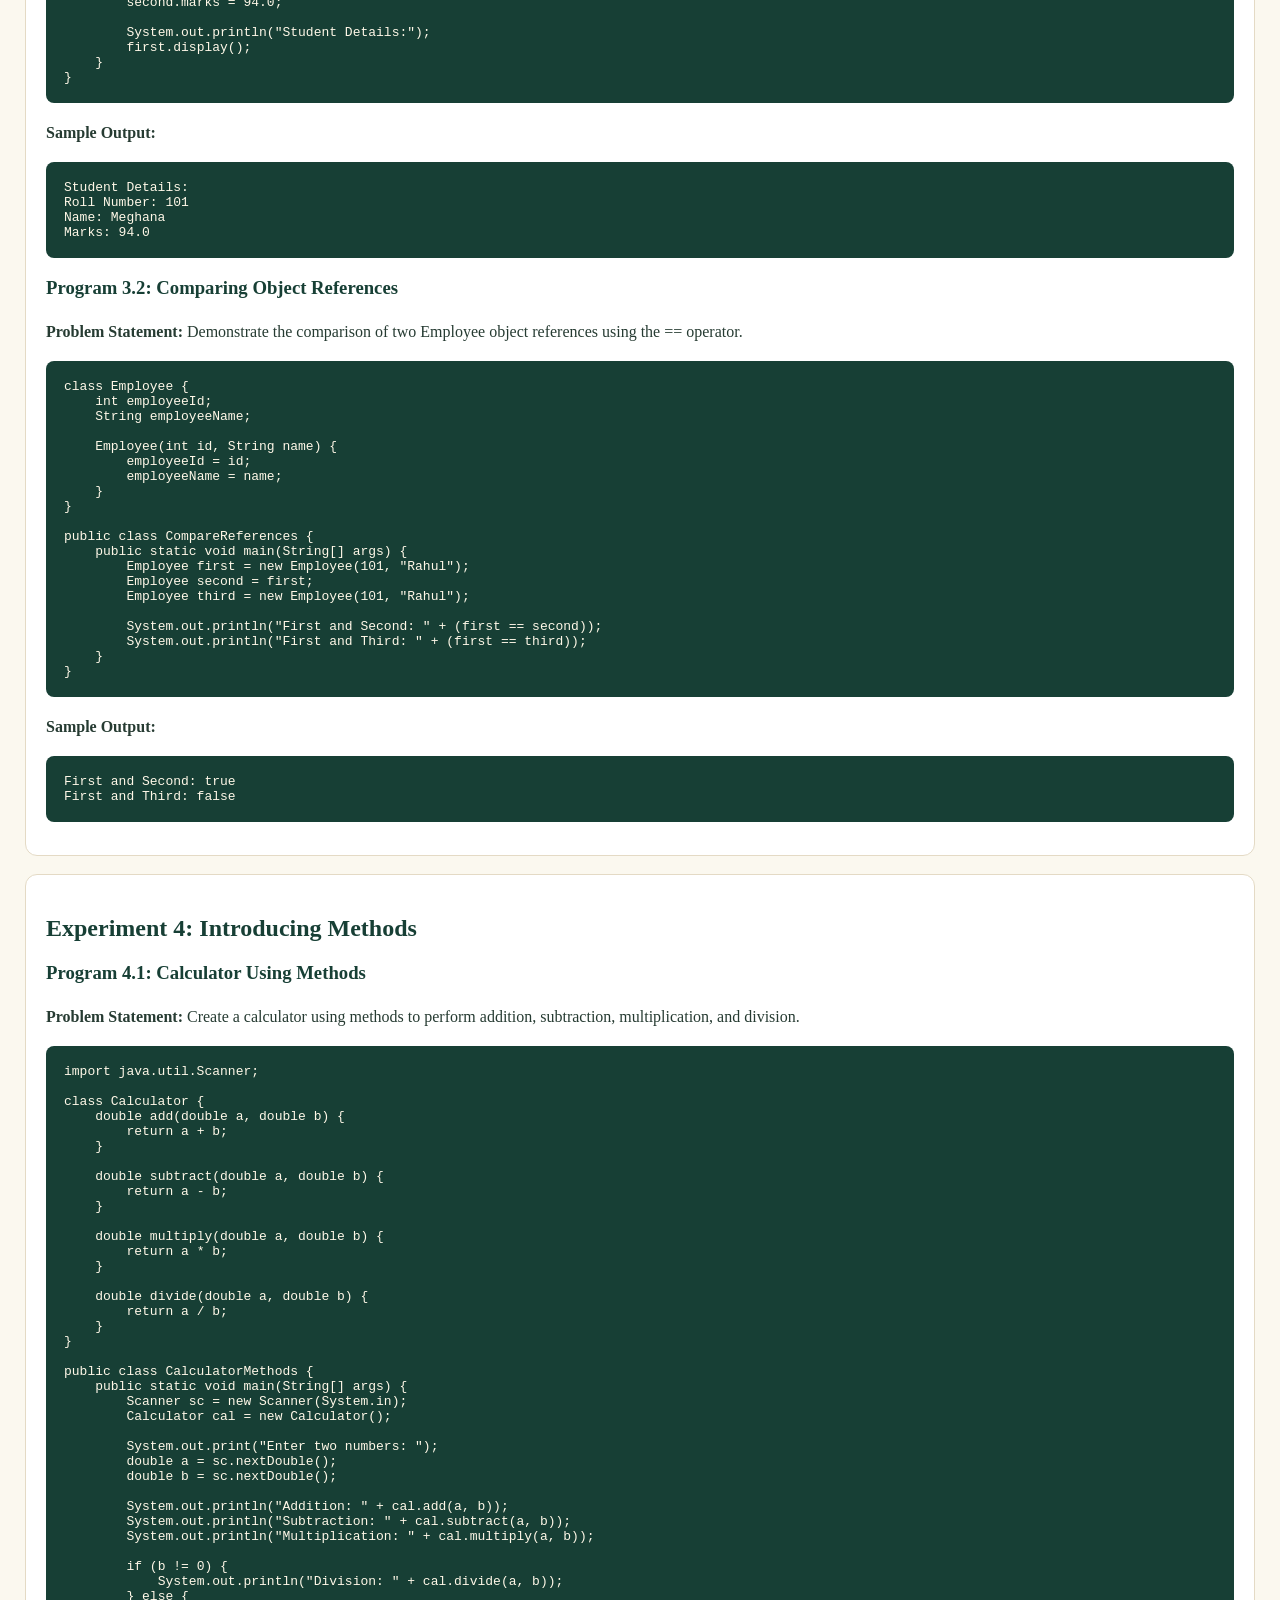
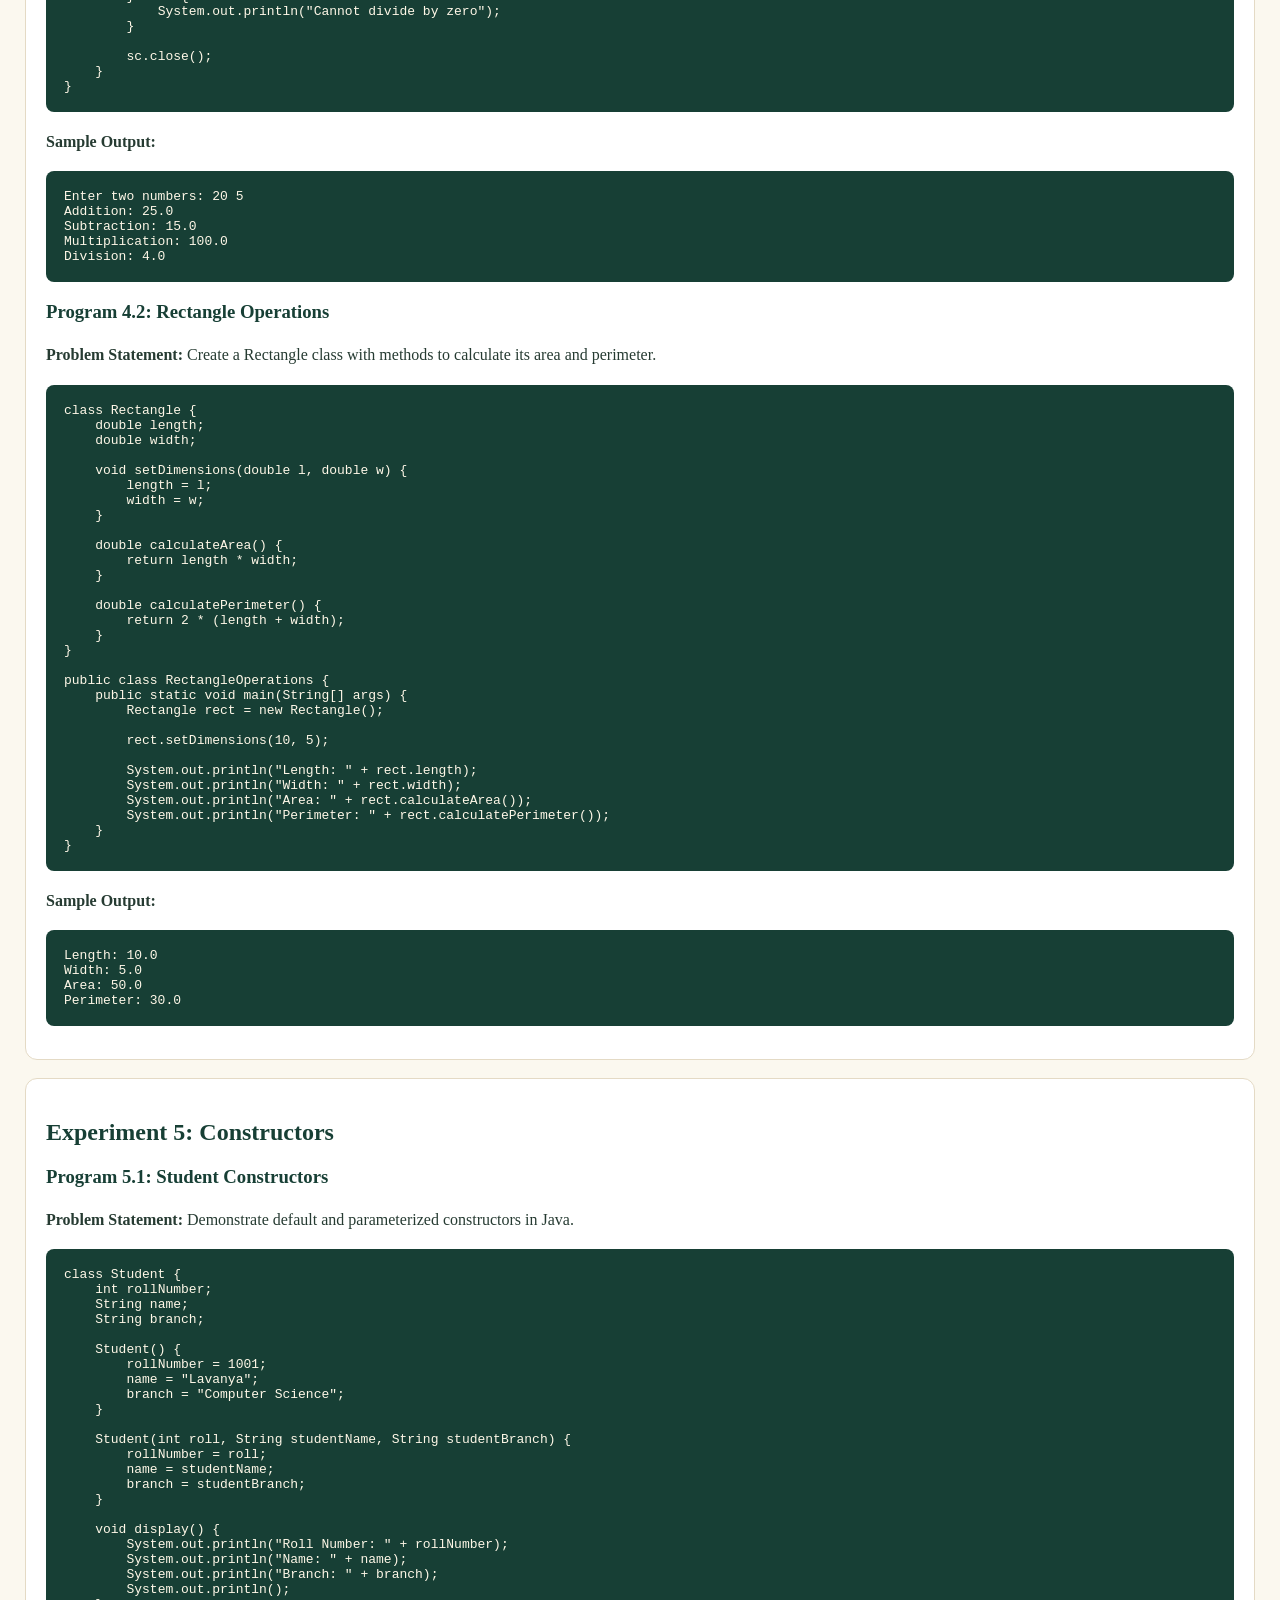
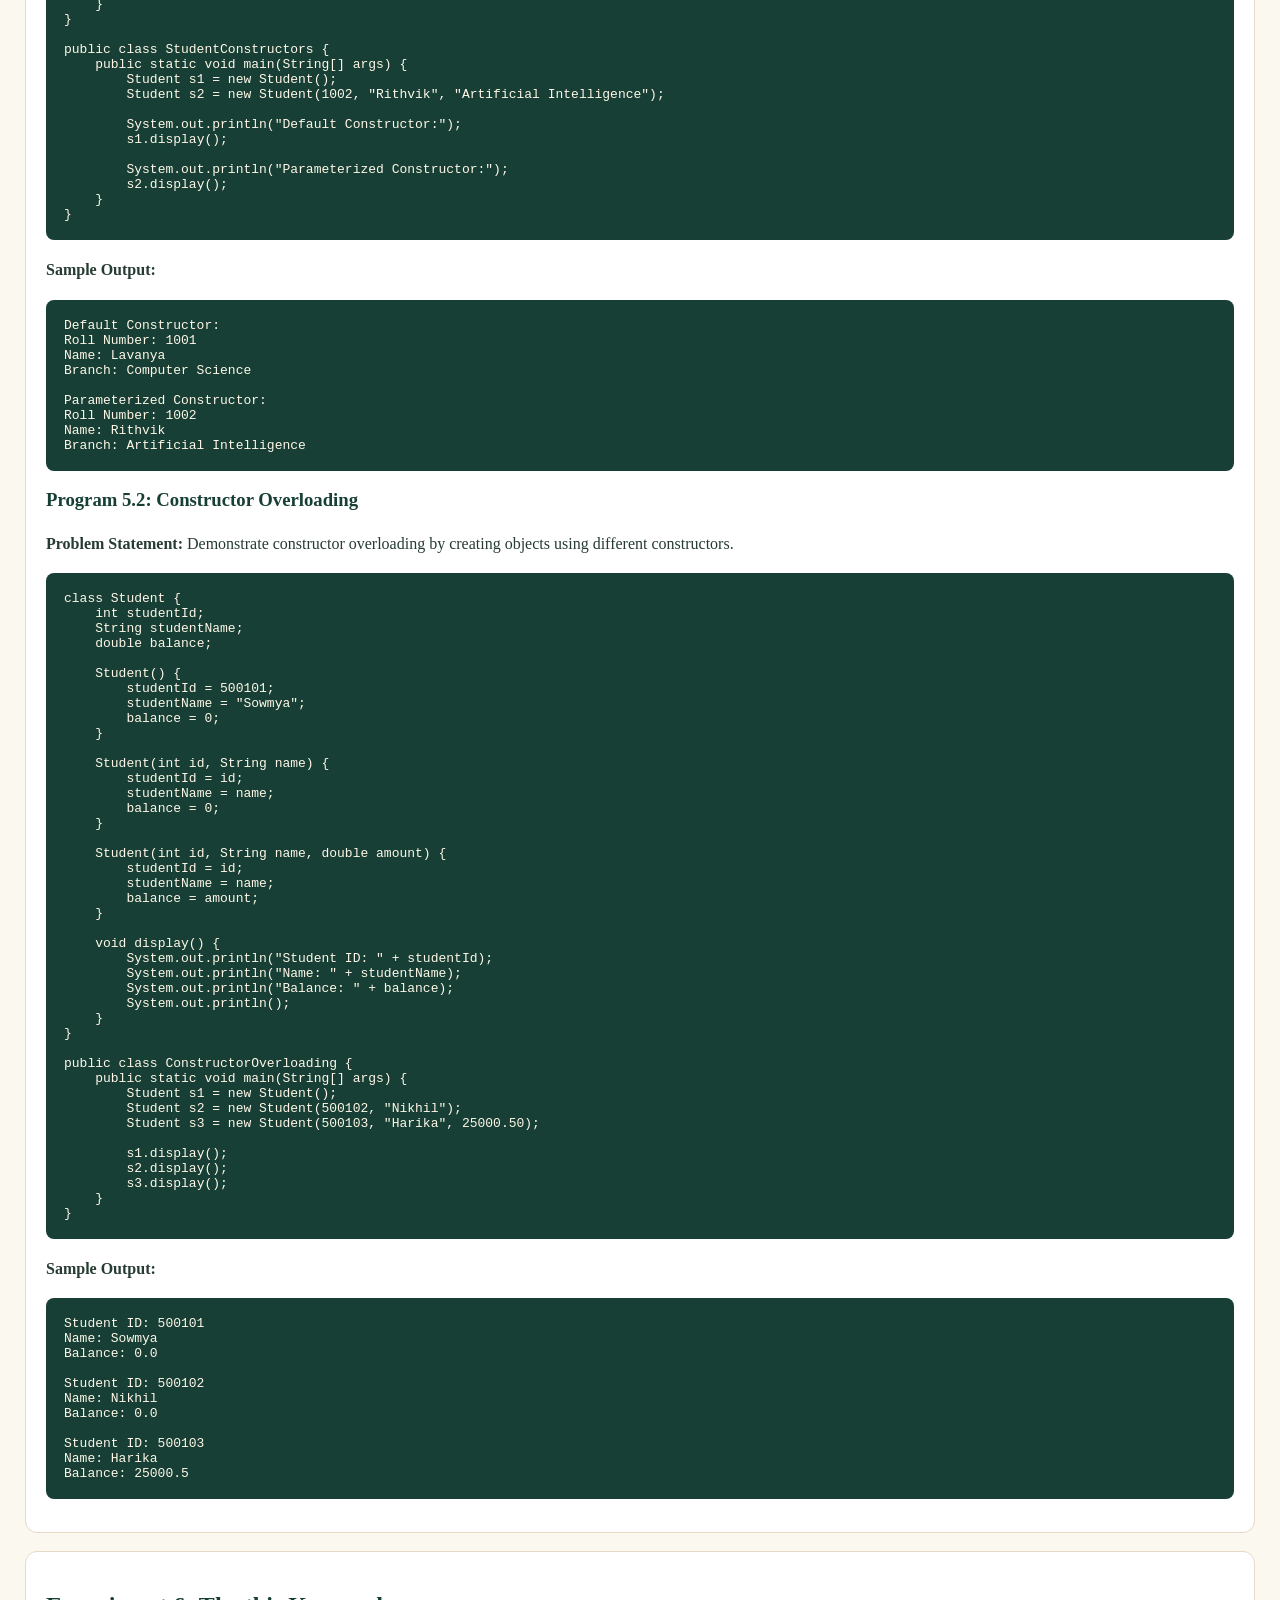
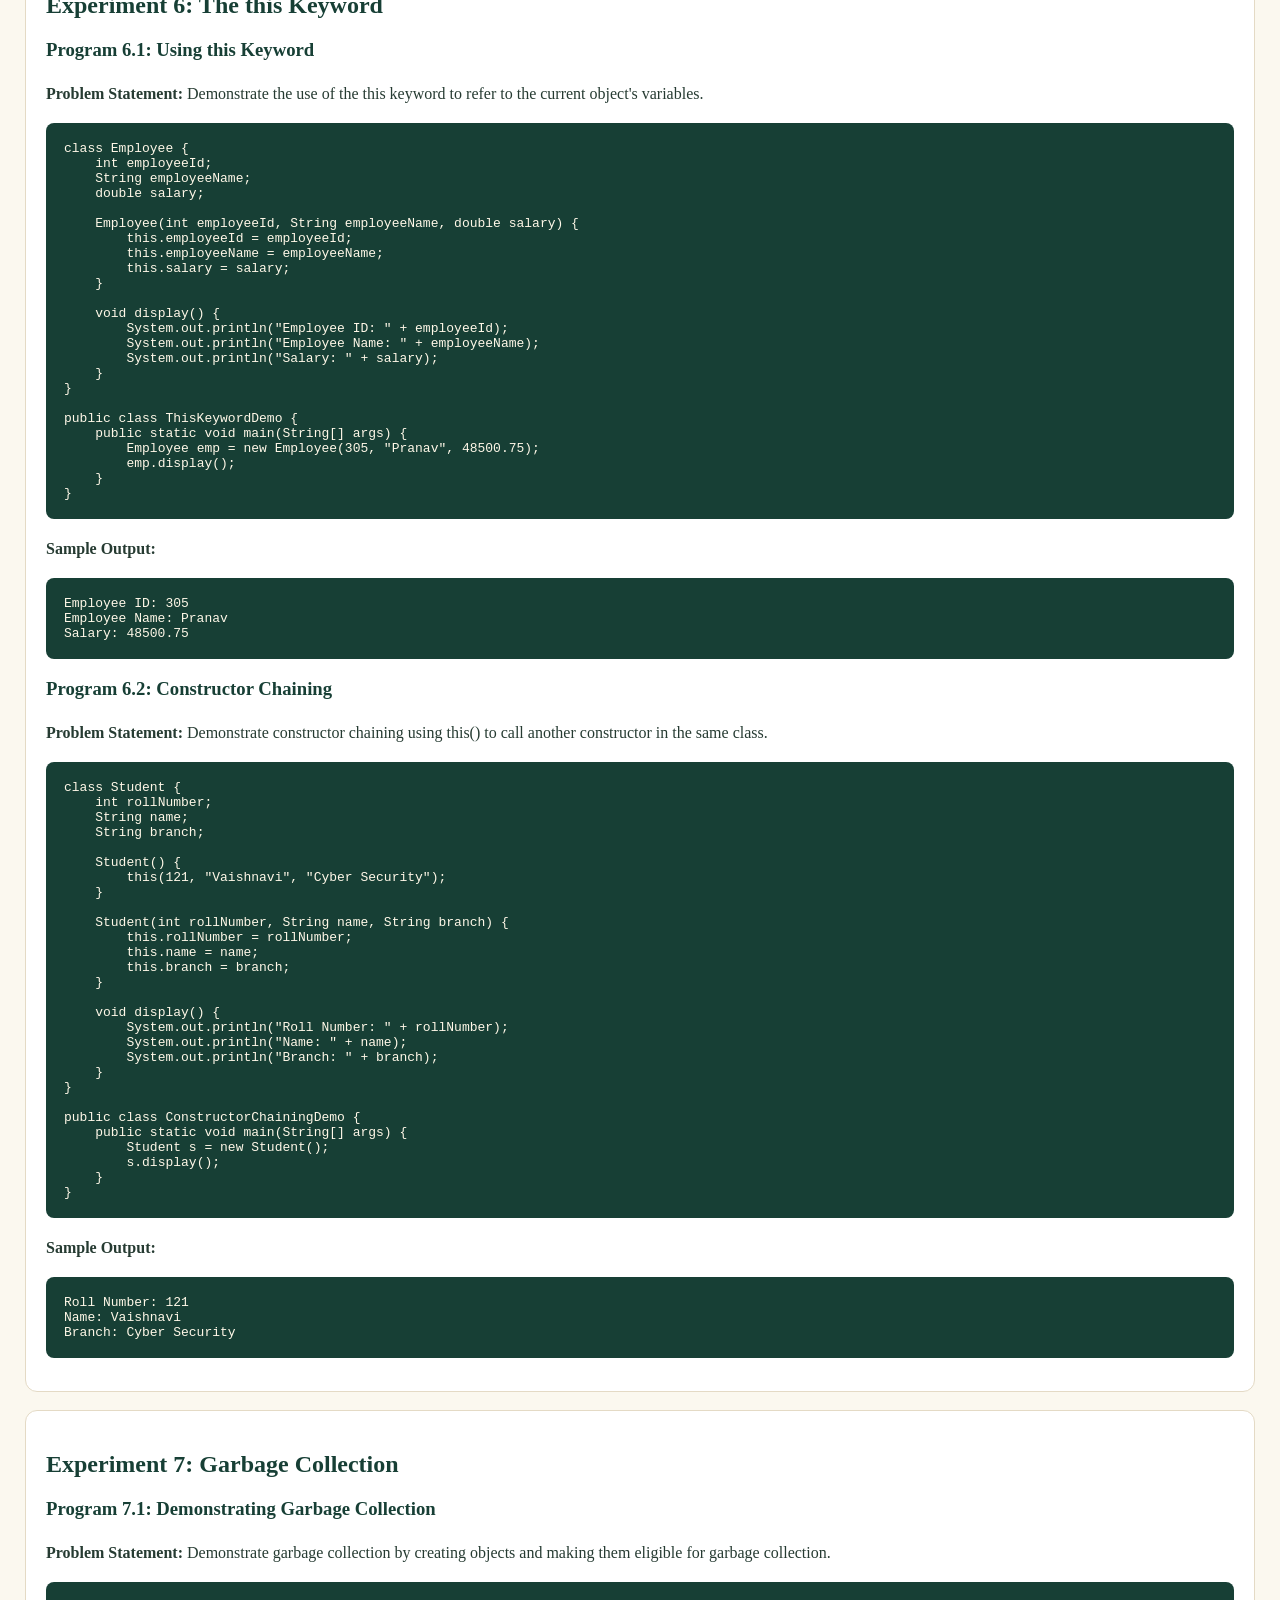
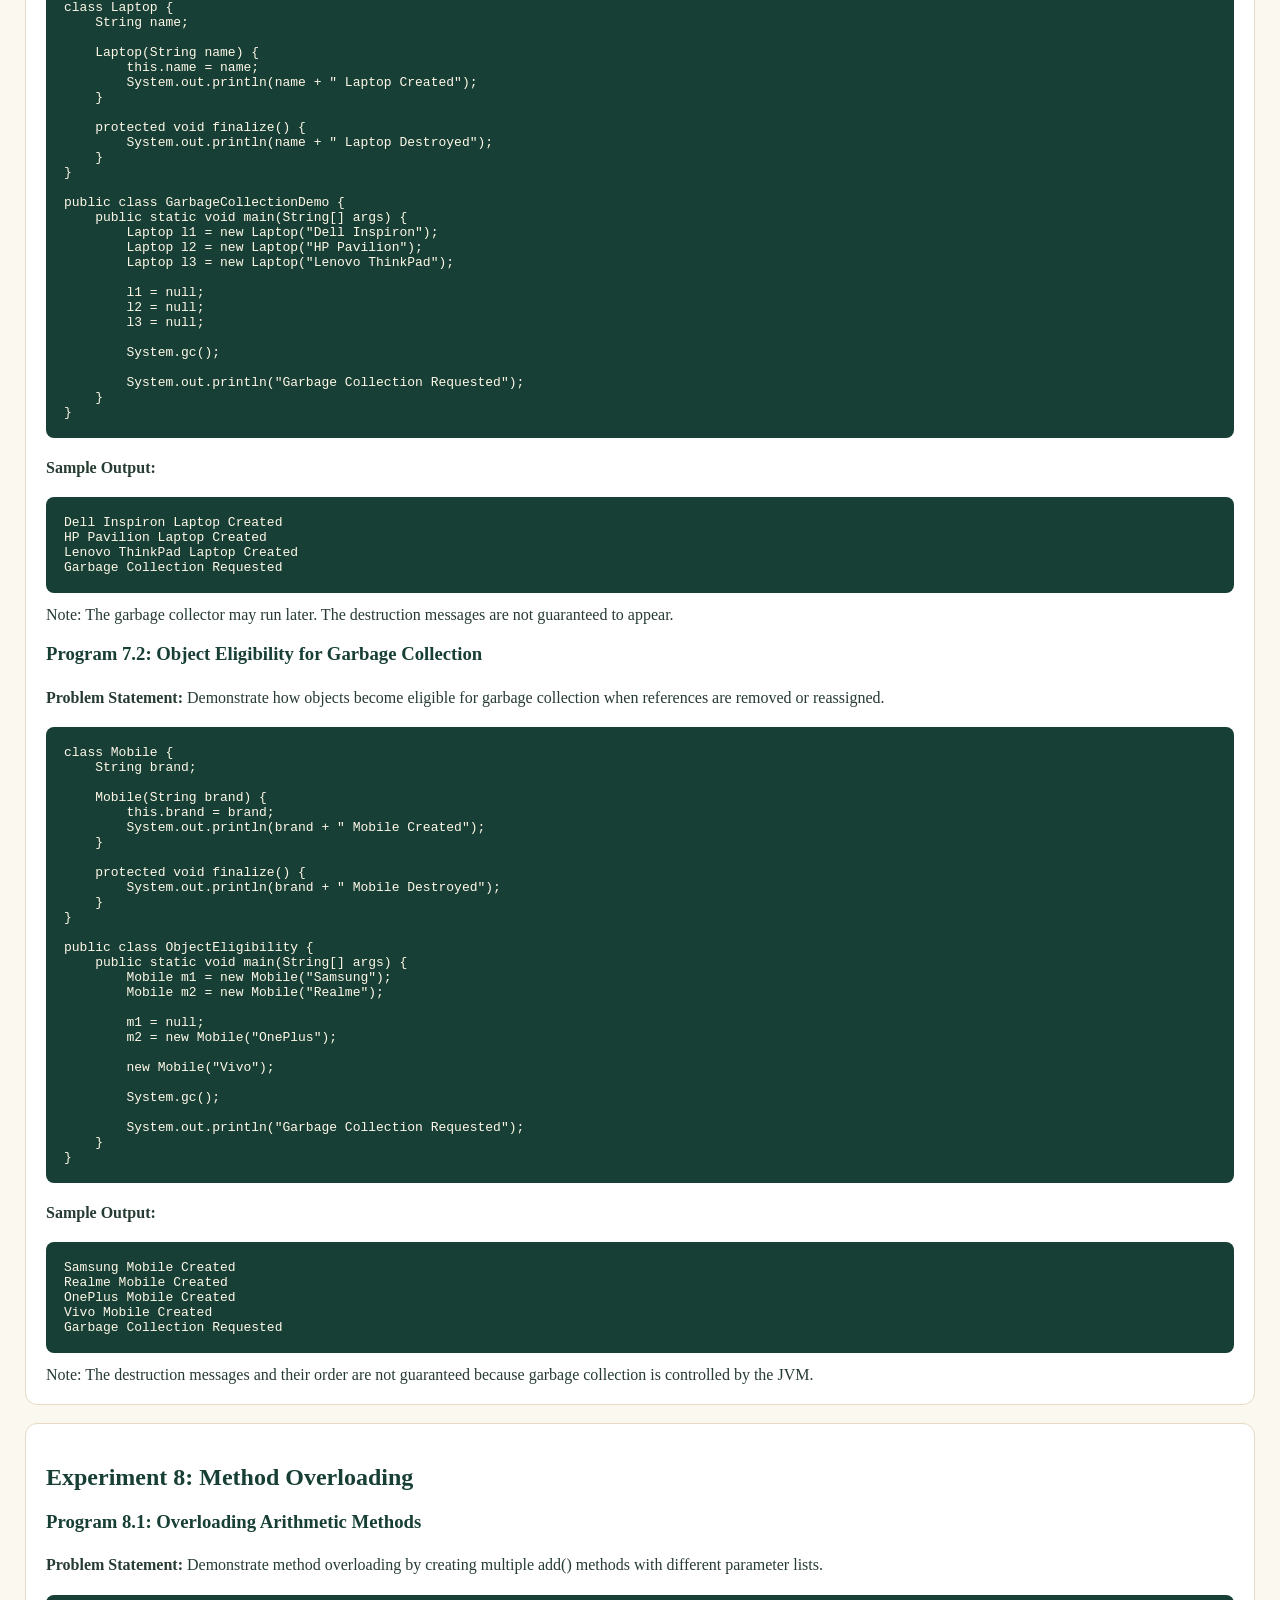
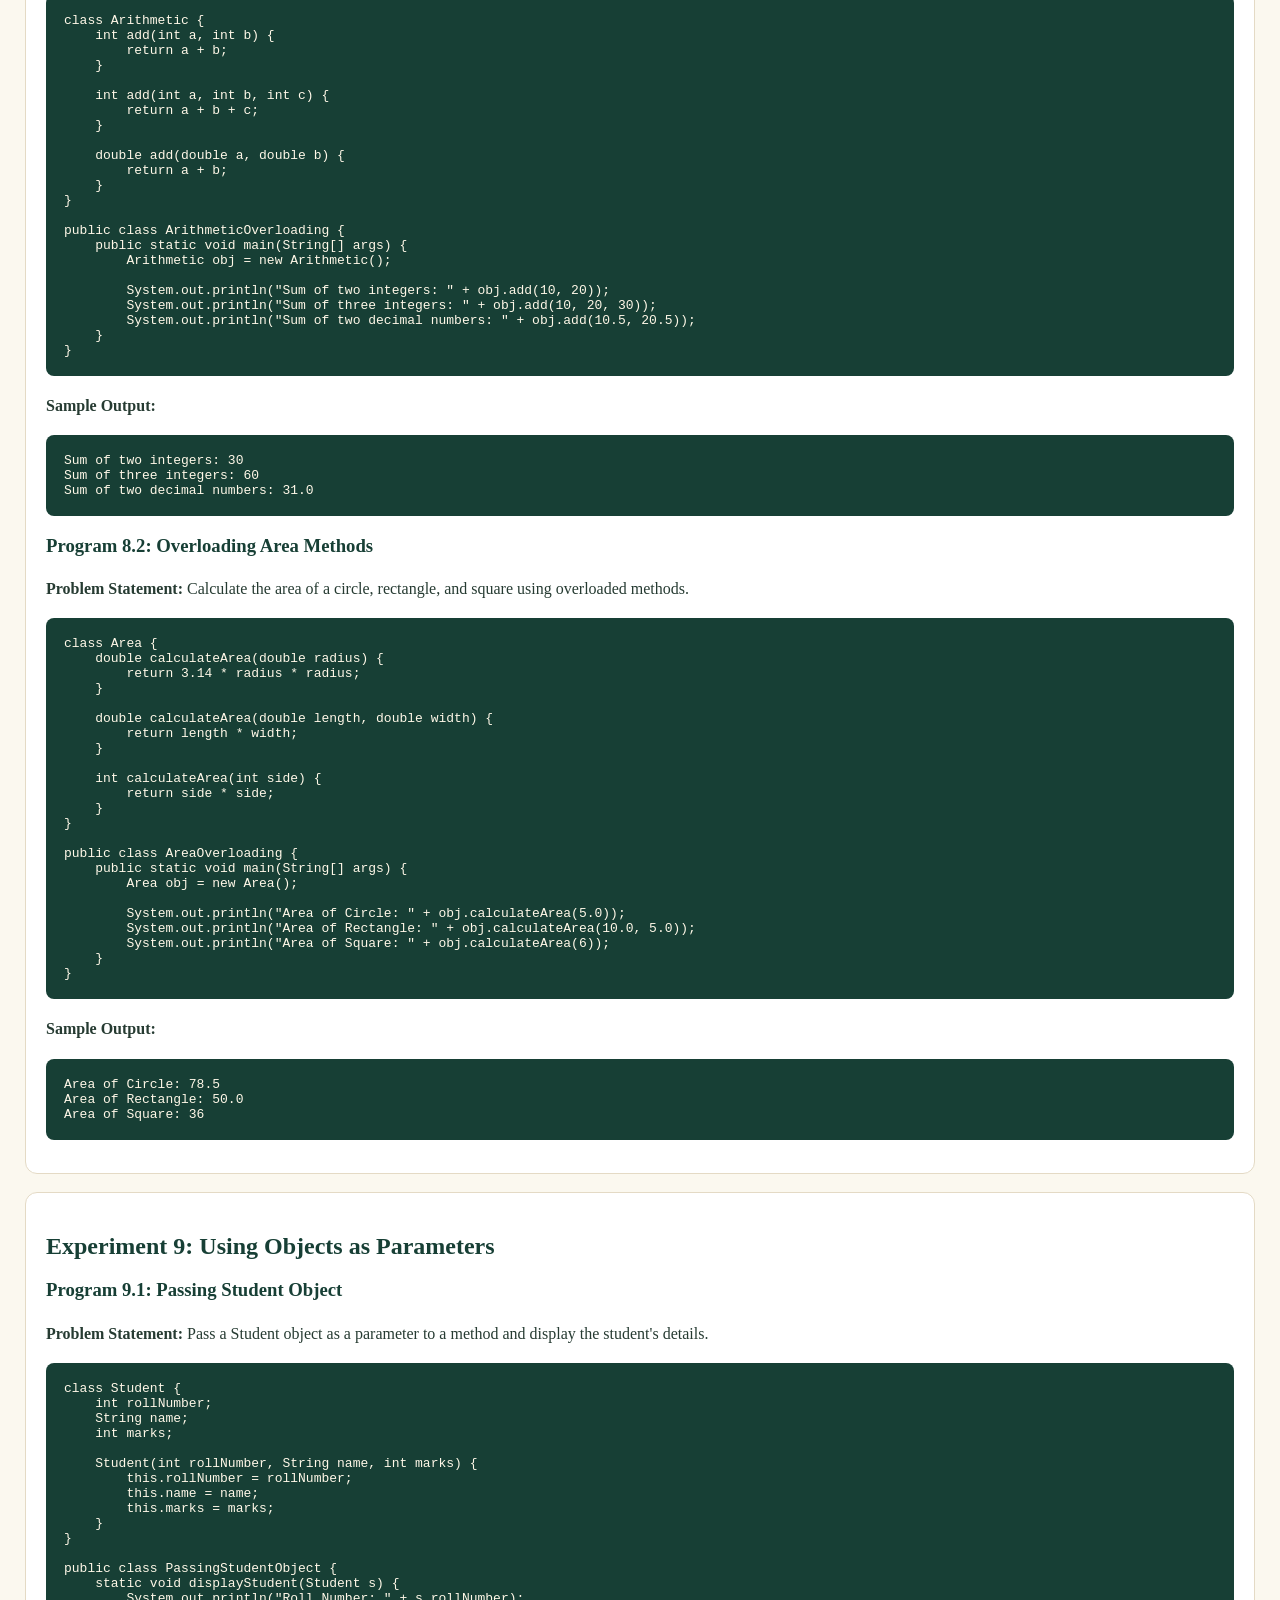
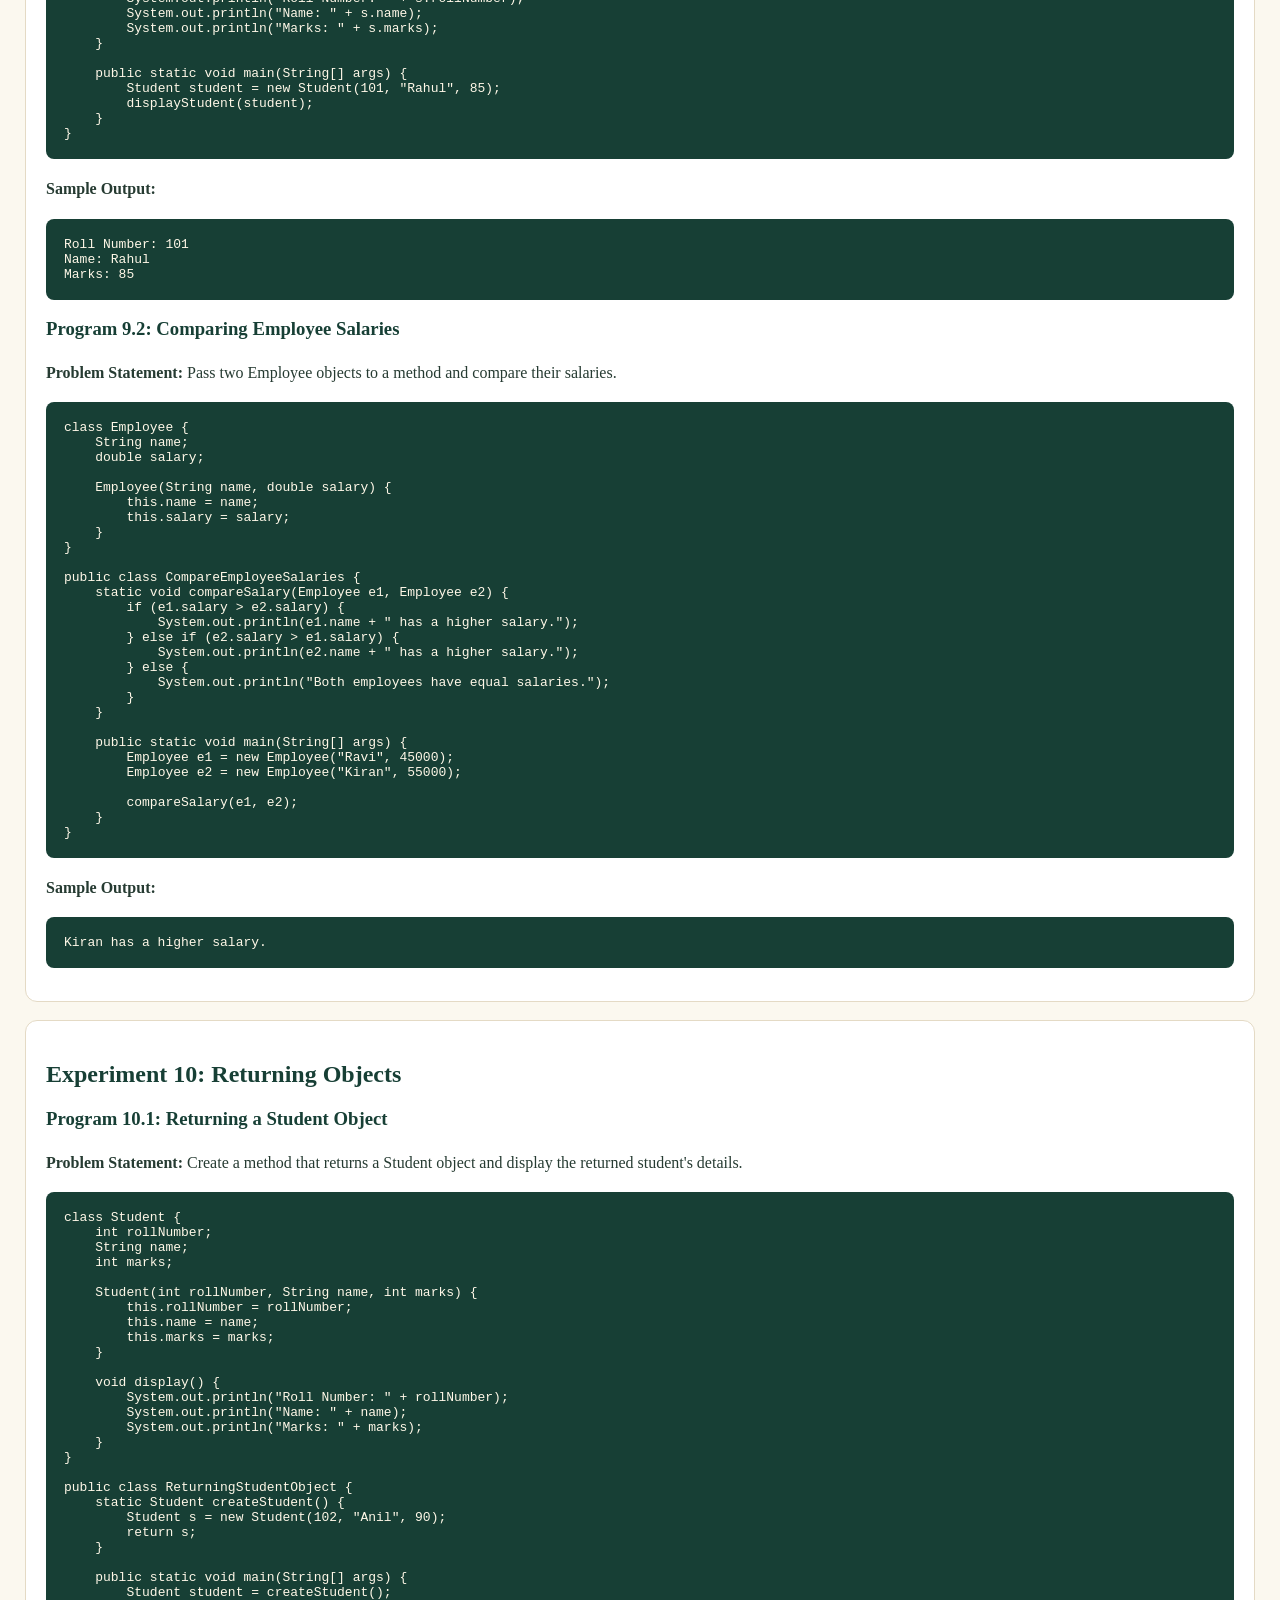
<file: weeks/week6.html>
<!DOCTYPE html>
<html>
<head>
    <title>Week 6 - Lab Task 5</title>
    <link rel="stylesheet" href="../style.css">
</head>
<body>

<h1>Week 6 – Lab Task 5</h1>

<div class="card">
<h2>Experiment 1: Class Fundamentals</h2>

<h3>Program 1.1: Student Information System</h3>
<p><b>Problem Statement:</b> Develop a Java program to create a Student class with Roll Number, Name, Branch, and CGPA. Initialize and display the student information using a method.</p>

<pre>
class Student {
    int rollNumber;
    String name;
    String branch;
    double cgpa;

    void setData(int rollNumber, String name, String branch, double cgpa) {
        this.rollNumber = rollNumber;
        this.name = name;
        this.branch = branch;
        this.cgpa = cgpa;
    }

    void displayData() {
        System.out.println("Student Information");
        System.out.println("-------------------");
        System.out.println("Roll Number : " + rollNumber);
        System.out.println("Name        : " + name);
        System.out.println("Branch      : " + branch);
        System.out.println("CGPA        : " + cgpa);
    }
}

public class StudentInformationSystem {
    public static void main(String[] args) {
        Student student = new Student();
        student.setData(101, "Rahul", "Computer Science", 8.75);
        student.displayData();
    }
}
</pre>

<p><b>Sample Output:</b></p>
<pre>
Student Information
-------------------
Roll Number : 101
Name        : Rahul
Branch      : Computer Science
CGPA        : 8.75
</pre>

<h3>Program 1.2: Employee Information System</h3>
<p><b>Problem Statement:</b> Create an Employee class containing Employee ID, Name, Department, and Salary. Create an object and display the employee details.</p>

<pre>
class Employee {
    int employeeId;
    String employeeName;
    String departmentName;
    double employeeSalary;

    void displayDetails() {
        System.out.println("Employee ID        : " + employeeId);
        System.out.println("Employee Name : " + employeeName);
        System.out.println("Department         : " + departmentName);
        System.out.println("Salary        : ₹" + employeeSalary);
    }
}

public class EmployeeInformationSystem {
    public static void main(String[] args) {
        Employee staff = new Employee();

        staff.employeeId = 2087;
        staff.employeeName = "Harshini";
        staff.departmentName = "Research and Development";
        staff.employeeSalary = 68500.75;

        System.out.println("------ Employee Details ------");
        staff.displayDetails();
    }
}
</pre>

<p><b>Sample Output:</b></p>
<pre>
------ Employee Details ------
Employee ID        : 2087
Employee Name : Harshini
Department         : Research and Development
Salary        : ₹68500.75
</pre>
</div>

<div class="card">
<h2>Experiment 2: Declaring Objects</h2>

<h3>Program 2.1: Book Details</h3>
<p><b>Problem Statement:</b> Declare and create three objects of a Book class. Display the details of all books using object references.</p>

<pre>
class Book {
    int bookId;
    String bookTitle;
    String authorName;
    double bookPrice;

    void displayBook() {
        System.out.println("Book ID : " + bookId);
        System.out.println("Title   : " + bookTitle);
        System.out.println("Author  : " + authorName);
        System.out.println("Price   : ₹" + bookPrice);
        System.out.println();
    }
}

public class BookDetails {
    public static void main(String[] args) {
        Book firstBook = new Book();
        Book secondBook = new Book();
        Book thirdBook = new Book();

        firstBook.bookId = 301;
        firstBook.bookTitle = "Java Essentials";
        firstBook.authorName = "Meera Sharma";
        firstBook.bookPrice = 450.50;

        secondBook.bookId = 302;
        secondBook.bookTitle = "Cloud Computing Basics";
        secondBook.authorName = "Arjun Patel";
        secondBook.bookPrice = 620.00;

        thirdBook.bookId = 303;
        thirdBook.bookTitle = "Data Structures in Java";
        thirdBook.authorName = "Kavya Reddy";
        thirdBook.bookPrice = 580.75;

        System.out.println("------ Book 1 Details ------");
        firstBook.displayBook();

        System.out.println("------ Book 2 Details ------");
        secondBook.displayBook();

        System.out.println("------ Book 3 Details ------");
        thirdBook.displayBook();
    }
}
</pre>

<p><b>Sample Output:</b></p>
<pre>
------ Book 1 Details ------
Book ID : 301
Title   : Java Essentials
Author  : Meera Sharma
Price   : ₹450.5

------ Book 2 Details ------
Book ID : 302
Title   : Cloud Computing Basics
Author  : Arjun Patel
Price   : ₹620.0

------ Book 3 Details ------
Book ID : 303
Title   : Data Structures in Java
Author  : Kavya Reddy
Price   : ₹580.75
</pre>

<h3>Program 2.2: Array of Student Objects</h3>
<p><b>Problem Statement:</b> Create an array of five Student objects, accept their details from the user, and display all student information.</p>

<pre>
import java.util.Scanner;

class Student {
    int rollNumber;
    String studentName;
    String branch;
    double cgpa;

    void displayStudent() {
        System.out.println("Roll Number : " + rollNumber);
        System.out.println("Name        : " + studentName);
        System.out.println("Branch      : " + branch);
        System.out.println("CGPA        : " + cgpa);
        System.out.println();
    }
}

public class StudentArray {
    public static void main(String[] args) {
        Scanner input = new Scanner(System.in);
        Student[] students = new Student[5];

        for (int i = 0; i < students.length; i++) {
            students[i] = new Student();

            System.out.println("Enter details of Student " + (i + 1));

            System.out.print("Roll Number: ");
            students[i].rollNumber = input.nextInt();
            input.nextLine();

            System.out.print("Name: ");
            students[i].studentName = input.nextLine();

            System.out.print("Branch: ");
            students[i].branch = input.nextLine();

            System.out.print("CGPA: ");
            students[i].cgpa = input.nextDouble();

            System.out.println();
        }

        System.out.println("\n------ Student Details ------");

        for (int i = 0; i < students.length; i++) {
            System.out.println("Student " + (i + 1));
            students[i].displayStudent();
        }

        input.close();
    }
}
</pre>

<p><b>Sample Output:</b></p>
<pre>
Enter details of Student 1
Roll Number: 101
Name: Rahul
Branch: CSE
CGPA: 8.5

------ Student Details ------
Student 1
Roll Number : 101
Name        : Rahul
Branch      : CSE
CGPA        : 8.5
</pre>
<caption>Sample output shortened to show one student; the program accepts and displays all five.</caption>
</div>

<div class="card">
<h2>Experiment 3: Assigning Object Reference Variables</h2>

<h3>Program 3.1: Reference Assignment</h3>
<p><b>Problem Statement:</b> Demonstrate how two reference variables can refer to the same Student object.</p>

<pre>
class Student {
    int rollNumber;
    String name;
    double marks;

    void display() {
        System.out.println("Roll Number: " + rollNumber);
        System.out.println("Name: " + name);
        System.out.println("Marks: " + marks);
    }
}

public class ReferenceAssignment {
    public static void main(String[] args) {
        Student first = new Student();

        first.rollNumber = 101;
        first.name = "Rahul";
        first.marks = 85.0;

        Student second = first;

        second.name = "Meghana";
        second.marks = 94.0;

        System.out.println("Student Details:");
        first.display();
    }
}
</pre>

<p><b>Sample Output:</b></p>
<pre>
Student Details:
Roll Number: 101
Name: Meghana
Marks: 94.0
</pre>

<h3>Program 3.2: Comparing Object References</h3>
<p><b>Problem Statement:</b> Demonstrate the comparison of two Employee object references using the == operator.</p>

<pre>
class Employee {
    int employeeId;
    String employeeName;

    Employee(int id, String name) {
        employeeId = id;
        employeeName = name;
    }
}

public class CompareReferences {
    public static void main(String[] args) {
        Employee first = new Employee(101, "Rahul");
        Employee second = first;
        Employee third = new Employee(101, "Rahul");

        System.out.println("First and Second: " + (first == second));
        System.out.println("First and Third: " + (first == third));
    }
}
</pre>

<p><b>Sample Output:</b></p>
<pre>
First and Second: true
First and Third: false
</pre>
</div>

<div class="card">
<h2>Experiment 4: Introducing Methods</h2>

<h3>Program 4.1: Calculator Using Methods</h3>
<p><b>Problem Statement:</b> Create a calculator using methods to perform addition, subtraction, multiplication, and division.</p>

<pre>
import java.util.Scanner;

class Calculator {
    double add(double a, double b) {
        return a + b;
    }

    double subtract(double a, double b) {
        return a - b;
    }

    double multiply(double a, double b) {
        return a * b;
    }

    double divide(double a, double b) {
        return a / b;
    }
}

public class CalculatorMethods {
    public static void main(String[] args) {
        Scanner sc = new Scanner(System.in);
        Calculator cal = new Calculator();

        System.out.print("Enter two numbers: ");
        double a = sc.nextDouble();
        double b = sc.nextDouble();

        System.out.println("Addition: " + cal.add(a, b));
        System.out.println("Subtraction: " + cal.subtract(a, b));
        System.out.println("Multiplication: " + cal.multiply(a, b));

        if (b != 0) {
            System.out.println("Division: " + cal.divide(a, b));
        } else {
            System.out.println("Cannot divide by zero");
        }

        sc.close();
    }
}
</pre>

<p><b>Sample Output:</b></p>
<pre>
Enter two numbers: 20 5
Addition: 25.0
Subtraction: 15.0
Multiplication: 100.0
Division: 4.0
</pre>

<h3>Program 4.2: Rectangle Operations</h3>
<p><b>Problem Statement:</b> Create a Rectangle class with methods to calculate its area and perimeter.</p>

<pre>
class Rectangle {
    double length;
    double width;

    void setDimensions(double l, double w) {
        length = l;
        width = w;
    }

    double calculateArea() {
        return length * width;
    }

    double calculatePerimeter() {
        return 2 * (length + width);
    }
}

public class RectangleOperations {
    public static void main(String[] args) {
        Rectangle rect = new Rectangle();

        rect.setDimensions(10, 5);

        System.out.println("Length: " + rect.length);
        System.out.println("Width: " + rect.width);
        System.out.println("Area: " + rect.calculateArea());
        System.out.println("Perimeter: " + rect.calculatePerimeter());
    }
}
</pre>

<p><b>Sample Output:</b></p>
<pre>
Length: 10.0
Width: 5.0
Area: 50.0
Perimeter: 30.0
</pre>
</div>

<div class="card">
<h2>Experiment 5: Constructors</h2>

<h3>Program 5.1: Student Constructors</h3>
<p><b>Problem Statement:</b> Demonstrate default and parameterized constructors in Java.</p>

<pre>
class Student {
    int rollNumber;
    String name;
    String branch;

    Student() {
        rollNumber = 1001;
        name = "Lavanya";
        branch = "Computer Science";
    }

    Student(int roll, String studentName, String studentBranch) {
        rollNumber = roll;
        name = studentName;
        branch = studentBranch;
    }

    void display() {
        System.out.println("Roll Number: " + rollNumber);
        System.out.println("Name: " + name);
        System.out.println("Branch: " + branch);
        System.out.println();
    }
}

public class StudentConstructors {
    public static void main(String[] args) {
        Student s1 = new Student();
        Student s2 = new Student(1002, "Rithvik", "Artificial Intelligence");

        System.out.println("Default Constructor:");
        s1.display();

        System.out.println("Parameterized Constructor:");
        s2.display();
    }
}
</pre>

<p><b>Sample Output:</b></p>
<pre>
Default Constructor:
Roll Number: 1001
Name: Lavanya
Branch: Computer Science

Parameterized Constructor:
Roll Number: 1002
Name: Rithvik
Branch: Artificial Intelligence
</pre>

<h3>Program 5.2: Constructor Overloading</h3>
<p><b>Problem Statement:</b> Demonstrate constructor overloading by creating objects using different constructors.</p>

<pre>
class Student {
    int studentId;
    String studentName;
    double balance;

    Student() {
        studentId = 500101;
        studentName = "Sowmya";
        balance = 0;
    }

    Student(int id, String name) {
        studentId = id;
        studentName = name;
        balance = 0;
    }

    Student(int id, String name, double amount) {
        studentId = id;
        studentName = name;
        balance = amount;
    }

    void display() {
        System.out.println("Student ID: " + studentId);
        System.out.println("Name: " + studentName);
        System.out.println("Balance: " + balance);
        System.out.println();
    }
}

public class ConstructorOverloading {
    public static void main(String[] args) {
        Student s1 = new Student();
        Student s2 = new Student(500102, "Nikhil");
        Student s3 = new Student(500103, "Harika", 25000.50);

        s1.display();
        s2.display();
        s3.display();
    }
}
</pre>

<p><b>Sample Output:</b></p>
<pre>
Student ID: 500101
Name: Sowmya
Balance: 0.0

Student ID: 500102
Name: Nikhil
Balance: 0.0

Student ID: 500103
Name: Harika
Balance: 25000.5
</pre>
</div>

<div class="card">
<h2>Experiment 6: The this Keyword</h2>

<h3>Program 6.1: Using this Keyword</h3>
<p><b>Problem Statement:</b> Demonstrate the use of the this keyword to refer to the current object's variables.</p>

<pre>
class Employee {
    int employeeId;
    String employeeName;
    double salary;

    Employee(int employeeId, String employeeName, double salary) {
        this.employeeId = employeeId;
        this.employeeName = employeeName;
        this.salary = salary;
    }

    void display() {
        System.out.println("Employee ID: " + employeeId);
        System.out.println("Employee Name: " + employeeName);
        System.out.println("Salary: " + salary);
    }
}

public class ThisKeywordDemo {
    public static void main(String[] args) {
        Employee emp = new Employee(305, "Pranav", 48500.75);
        emp.display();
    }
}
</pre>

<p><b>Sample Output:</b></p>
<pre>
Employee ID: 305
Employee Name: Pranav
Salary: 48500.75
</pre>

<h3>Program 6.2: Constructor Chaining</h3>
<p><b>Problem Statement:</b> Demonstrate constructor chaining using this() to call another constructor in the same class.</p>

<pre>
class Student {
    int rollNumber;
    String name;
    String branch;

    Student() {
        this(121, "Vaishnavi", "Cyber Security");
    }

    Student(int rollNumber, String name, String branch) {
        this.rollNumber = rollNumber;
        this.name = name;
        this.branch = branch;
    }

    void display() {
        System.out.println("Roll Number: " + rollNumber);
        System.out.println("Name: " + name);
        System.out.println("Branch: " + branch);
    }
}

public class ConstructorChainingDemo {
    public static void main(String[] args) {
        Student s = new Student();
        s.display();
    }
}
</pre>

<p><b>Sample Output:</b></p>
<pre>
Roll Number: 121
Name: Vaishnavi
Branch: Cyber Security
</pre>
</div>

<div class="card">
<h2>Experiment 7: Garbage Collection</h2>

<h3>Program 7.1: Demonstrating Garbage Collection</h3>
<p><b>Problem Statement:</b> Demonstrate garbage collection by creating objects and making them eligible for garbage collection.</p>

<pre>
class Laptop {
    String name;

    Laptop(String name) {
        this.name = name;
        System.out.println(name + " Laptop Created");
    }

    protected void finalize() {
        System.out.println(name + " Laptop Destroyed");
    }
}

public class GarbageCollectionDemo {
    public static void main(String[] args) {
        Laptop l1 = new Laptop("Dell Inspiron");
        Laptop l2 = new Laptop("HP Pavilion");
        Laptop l3 = new Laptop("Lenovo ThinkPad");

        l1 = null;
        l2 = null;
        l3 = null;

        System.gc();

        System.out.println("Garbage Collection Requested");
    }
}
</pre>

<p><b>Sample Output:</b></p>
<pre>
Dell Inspiron Laptop Created
HP Pavilion Laptop Created
Lenovo ThinkPad Laptop Created
Garbage Collection Requested
</pre>
<caption>Note: The garbage collector may run later. The destruction messages are not guaranteed to appear.</caption>

<h3>Program 7.2: Object Eligibility for Garbage Collection</h3>
<p><b>Problem Statement:</b> Demonstrate how objects become eligible for garbage collection when references are removed or reassigned.</p>

<pre>
class Mobile {
    String brand;

    Mobile(String brand) {
        this.brand = brand;
        System.out.println(brand + " Mobile Created");
    }

    protected void finalize() {
        System.out.println(brand + " Mobile Destroyed");
    }
}

public class ObjectEligibility {
    public static void main(String[] args) {
        Mobile m1 = new Mobile("Samsung");
        Mobile m2 = new Mobile("Realme");

        m1 = null;
        m2 = new Mobile("OnePlus");

        new Mobile("Vivo");

        System.gc();

        System.out.println("Garbage Collection Requested");
    }
}
</pre>

<p><b>Sample Output:</b></p>
<pre>
Samsung Mobile Created
Realme Mobile Created
OnePlus Mobile Created
Vivo Mobile Created
Garbage Collection Requested
</pre>
<caption>Note: The destruction messages and their order are not guaranteed because garbage collection is controlled by the JVM.</caption>
</div>

<div class="card">
<h2>Experiment 8: Method Overloading</h2>

<h3>Program 8.1: Overloading Arithmetic Methods</h3>
<p><b>Problem Statement:</b> Demonstrate method overloading by creating multiple add() methods with different parameter lists.</p>

<pre>
class Arithmetic {
    int add(int a, int b) {
        return a + b;
    }

    int add(int a, int b, int c) {
        return a + b + c;
    }

    double add(double a, double b) {
        return a + b;
    }
}

public class ArithmeticOverloading {
    public static void main(String[] args) {
        Arithmetic obj = new Arithmetic();

        System.out.println("Sum of two integers: " + obj.add(10, 20));
        System.out.println("Sum of three integers: " + obj.add(10, 20, 30));
        System.out.println("Sum of two decimal numbers: " + obj.add(10.5, 20.5));
    }
}
</pre>

<p><b>Sample Output:</b></p>
<pre>
Sum of two integers: 30
Sum of three integers: 60
Sum of two decimal numbers: 31.0
</pre>

<h3>Program 8.2: Overloading Area Methods</h3>
<p><b>Problem Statement:</b> Calculate the area of a circle, rectangle, and square using overloaded methods.</p>

<pre>
class Area {
    double calculateArea(double radius) {
        return 3.14 * radius * radius;
    }

    double calculateArea(double length, double width) {
        return length * width;
    }

    int calculateArea(int side) {
        return side * side;
    }
}

public class AreaOverloading {
    public static void main(String[] args) {
        Area obj = new Area();

        System.out.println("Area of Circle: " + obj.calculateArea(5.0));
        System.out.println("Area of Rectangle: " + obj.calculateArea(10.0, 5.0));
        System.out.println("Area of Square: " + obj.calculateArea(6));
    }
}
</pre>

<p><b>Sample Output:</b></p>
<pre>
Area of Circle: 78.5
Area of Rectangle: 50.0
Area of Square: 36
</pre>
</div>

<div class="card">
<h2>Experiment 9: Using Objects as Parameters</h2>

<h3>Program 9.1: Passing Student Object</h3>
<p><b>Problem Statement:</b> Pass a Student object as a parameter to a method and display the student's details.</p>

<pre>
class Student {
    int rollNumber;
    String name;
    int marks;

    Student(int rollNumber, String name, int marks) {
        this.rollNumber = rollNumber;
        this.name = name;
        this.marks = marks;
    }
}

public class PassingStudentObject {
    static void displayStudent(Student s) {
        System.out.println("Roll Number: " + s.rollNumber);
        System.out.println("Name: " + s.name);
        System.out.println("Marks: " + s.marks);
    }

    public static void main(String[] args) {
        Student student = new Student(101, "Rahul", 85);
        displayStudent(student);
    }
}
</pre>

<p><b>Sample Output:</b></p>
<pre>
Roll Number: 101
Name: Rahul
Marks: 85
</pre>

<h3>Program 9.2: Comparing Employee Salaries</h3>
<p><b>Problem Statement:</b> Pass two Employee objects to a method and compare their salaries.</p>

<pre>
class Employee {
    String name;
    double salary;

    Employee(String name, double salary) {
        this.name = name;
        this.salary = salary;
    }
}

public class CompareEmployeeSalaries {
    static void compareSalary(Employee e1, Employee e2) {
        if (e1.salary > e2.salary) {
            System.out.println(e1.name + " has a higher salary.");
        } else if (e2.salary > e1.salary) {
            System.out.println(e2.name + " has a higher salary.");
        } else {
            System.out.println("Both employees have equal salaries.");
        }
    }

    public static void main(String[] args) {
        Employee e1 = new Employee("Ravi", 45000);
        Employee e2 = new Employee("Kiran", 55000);

        compareSalary(e1, e2);
    }
}
</pre>

<p><b>Sample Output:</b></p>
<pre>
Kiran has a higher salary.
</pre>
</div>

<div class="card">
<h2>Experiment 10: Returning Objects</h2>

<h3>Program 10.1: Returning a Student Object</h3>
<p><b>Problem Statement:</b> Create a method that returns a Student object and display the returned student's details.</p>

<pre>
class Student {
    int rollNumber;
    String name;
    int marks;

    Student(int rollNumber, String name, int marks) {
        this.rollNumber = rollNumber;
        this.name = name;
        this.marks = marks;
    }

    void display() {
        System.out.println("Roll Number: " + rollNumber);
        System.out.println("Name: " + name);
        System.out.println("Marks: " + marks);
    }
}

public class ReturningStudentObject {
    static Student createStudent() {
        Student s = new Student(102, "Anil", 90);
        return s;
    }

    public static void main(String[] args) {
        Student student = createStudent();
        student.display();
    }
}
</pre>

<p><b>Sample Output:</b></p>
<pre>
Roll Number: 102
Name: Anil
Marks: 90
</pre>

<h3>Program 10.2: Returning a Bank Account Object</h3>
<p><b>Problem Statement:</b> Create a method that returns a BankAccount object and update its balance.</p>

<pre>
class BankAccount {
    String accountHolder;
    double balance;

    BankAccount(String name, double amount) {
        accountHolder = name;
        balance = amount;
    }

    void deposit(double amount) {
        balance = balance + amount;
    }

    void display() {
        System.out.println("Account Holder: " + accountHolder);
        System.out.println("Balance: " + balance);
    }
}

public class ReturningBankAccount {
    static BankAccount createAccount() {
        BankAccount account = new BankAccount("Suresh", 10000);
        return account;
    }

    public static void main(String[] args) {
        BankAccount account = createAccount();

        account.deposit(5000);
        account.display();
    }
}
</pre>

<p><b>Sample Output:</b></p>
<pre>
Account Holder: Suresh
Balance: 15000.0
</pre>
</div>

<div class="card">
<h2>Experiment 11: Understanding static</h2>

<h3>Program 11.1: Static Variable</h3>
<p><b>Problem Statement:</b> Demonstrate a static variable that counts the number of Student objects created.</p>

<pre>
class Student {
    int rollNumber;
    String name;
    static int count = 0;

    Student(int rollNumber, String name) {
        this.rollNumber = rollNumber;
        this.name = name;
        count++;
    }

    void display() {
        System.out.println("Roll Number: " + rollNumber);
        System.out.println("Name: " + name);
    }
}

public class StaticVariableDemo {
    public static void main(String[] args) {
        Student s1 = new Student(101, "Aarav");
        Student s2 = new Student(102, "Meera");
        Student s3 = new Student(103, "Vihaan");
        Student s4 = new Student(104, "Ishita");

        s1.display();
        s2.display();
        s3.display();
        s4.display();

        System.out.println("Total Students: " + Student.count);
    }
}
</pre>

<p><b>Sample Output:</b></p>
<pre>
Roll Number: 101
Name: Aarav
Roll Number: 102
Name: Meera
Roll Number: 103
Name: Vihaan
Roll Number: 104
Name: Ishita
Total Students: 4
</pre>

<h3>Program 11.2: Static Methods</h3>
<p><b>Problem Statement:</b> Demonstrate static methods by calculating the square, cube, and factorial of a number.</p>

<pre>
class MathUtility {
    static int square(int n) {
        return n * n;
    }

    static int cube(int n) {
        return n * n * n;
    }

    static int factorial(int n) {
        int fact = 1;

        for (int i = 1; i <= n; i++) {
            fact = fact * i;
        }

        return fact;
    }
}

public class StaticMethodsDemo {
    public static void main(String[] args) {
        int number = 6;

        System.out.println("Square: " + MathUtility.square(number));
        System.out.println("Cube: " + MathUtility.cube(number));
        System.out.println("Factorial: " + MathUtility.factorial(number));
    }
}
</pre>

<p><b>Sample Output:</b></p>
<pre>
Square: 36
Cube: 216
Factorial: 720
</pre>
</div>

<div class="card">
<h2>Experiment 12: Introducing final</h2>

<h3>Program 12.1: Final Keyword</h3>
<p><b>Problem Statement:</b> Demonstrate the use of the final keyword with variables, methods, and classes.</p>

<pre>
final class Vehicle {
    final int wheels = 4;

    void display() {
        System.out.println("Number of Wheels: " + wheels);
    }
}

class Car {
    String model = "Hyundai i20";

    final void showDetails() {
        System.out.println("Car Model: " + model);
    }
}

public class FinalKeywordDemo {
    public static void main(String[] args) {
        Vehicle vehicle = new Vehicle();
        vehicle.display();

        Car car = new Car();
        car.showDetails();
    }
}
</pre>

<p><b>Sample Output:</b></p>
<pre>
Number of Wheels: 4
Car Model: Hyundai i20
</pre>

<h3>Program 12.2: Blank Final Variable</h3>
<p><b>Problem Statement:</b> Demonstrate a blank final variable initialized through a constructor.</p>

<pre>
class Employee {
    final int employeeId;
    String name;

    Employee(int id, String name) {
        employeeId = id;
        this.name = name;
    }

    void display() {
        System.out.println("Employee ID: " + employeeId);
        System.out.println("Name: " + name);
    }
}

public class BlankFinalVariable {
    public static void main(String[] args) {
        Employee e1 = new Employee(5047, "Nikhil");
        Employee e2 = new Employee(6183, "Tanvi");

        e1.display();
        e2.display();
    }
}
</pre>

<p><b>Sample Output:</b></p>
<pre>
Employee ID: 5047
Name: Nikhil
Employee ID: 6183
Name: Tanvi
</pre>
</div>

<div class="card">
<h2>Experiment 13: Static Nested Classes</h2>

<h3>Program 13.1: College and Department</h3>
<p><b>Problem Statement:</b> Demonstrate a static nested class by creating a Department class inside a College class.</p>

<pre>
class College {
    String collegeName = "ABC College";

    static class Department {
        String departmentName;
        String hodName;
        int students;

        Department(String departmentName, String hodName, int students) {
            this.departmentName = departmentName;
            this.hodName = hodName;
            this.students = students;
        }

        void display() {
            System.out.println("Department: " + departmentName);
            System.out.println("HOD: " + hodName);
            System.out.println("Students: " + students);
        }
    }
}

public class CollegeDemo {
    public static void main(String[] args) {
        College.Department dept =
            new College.Department("Computer Science", "Dr. Kavya", 72);

        dept.display();
    }
}
</pre>

<p><b>Sample Output:</b></p>
<pre>
Department: Computer Science
HOD: Dr. Kavya
Students: 72
</pre>

<h3>Program 13.2: Employee Address</h3>
<p><b>Problem Statement:</b> Demonstrate a static nested Address class inside an Employee class.</p>

<pre>
class Employee {
    String employeeName;

    Employee(String employeeName) {
        this.employeeName = employeeName;
    }

    static class Address {
        String city;
        String state;

        Address(String city, String state) {
            this.city = city;
            this.state = state;
        }

        void display() {
            System.out.println("City: " + city);
            System.out.println("State: " + state);
        }
    }
}

public class EmployeeAddress {
    public static void main(String[] args) {
        Employee emp = new Employee("Rohan");

        Employee.Address address =
            new Employee.Address("Mysuru", "Karnataka");

        System.out.println("Employee: " + emp.employeeName);
        address.display();
    }
}
</pre>

<p><b>Sample Output:</b></p>
<pre>
Employee: Rohan
City: Mysuru
State: Karnataka
</pre>
</div>

<div class="card">
<h2>Experiment 14: Inner Classes</h2>

<h3>Program 14.1: Student Address</h3>
<p><b>Problem Statement:</b> Demonstrate an inner class by creating an Address class inside a Student class.</p>

<pre>
class Student {
    int rollNumber;
    String name;

    Student(int rollNumber, String name) {
        this.rollNumber = rollNumber;
        this.name = name;
    }

    class Address {
        String city;
        String state;

        Address(String city, String state) {
            this.city = city;
            this.state = state;
        }

        void displayAddress() {
            System.out.println("City: " + city);
            System.out.println("State: " + state);
        }
    }
}

public class StudentAddress {
    public static void main(String[] args) {
        Student student = new Student(214, "Diya");

        Student.Address address =
            student.new Address("Pune", "Maharashtra");

        System.out.println("Roll Number: " + student.rollNumber);
        System.out.println("Name: " + student.name);
        address.displayAddress();
    }
}
</pre>

<p><b>Sample Output:</b></p>
<pre>
Roll Number: 214
Name: Diya
City: Pune
State: Maharashtra
</pre>

<h3>Program 14.2: Library Management</h3>
<p><b>Problem Statement:</b> Demonstrate an inner Book class inside a Library class and display library and book details.</p>

<pre>
class Library {
    String libraryName;
    String location;

    Library(String libraryName, String location) {
        this.libraryName = libraryName;
        this.location = location;
    }

    class Book {
        String bookTitle;
        String author;

        Book(String bookTitle, String author) {
            this.bookTitle = bookTitle;
            this.author = author;
        }

        void display() {
            System.out.println("Library: " + libraryName);
            System.out.println("Location: " + location);
            System.out.println("Book: " + bookTitle);
            System.out.println("Author: " + author);
        }
    }
}

public class LibraryManagement {
    public static void main(String[] args) {
        Library library =
            new Library("City Central Library", "Vijayawada");

        Library.Book book =
            library.new Book("The Alchemist", "Paulo Coelho");

        book.display();
    }
}
</pre>

<p><b>Sample Output:</b></p>
<pre>
Library: City Central Library
Location: Vijayawada
Book: The Alchemist
Author: Paulo Coelho
</pre>
</div>

</body>
</html>
</file>
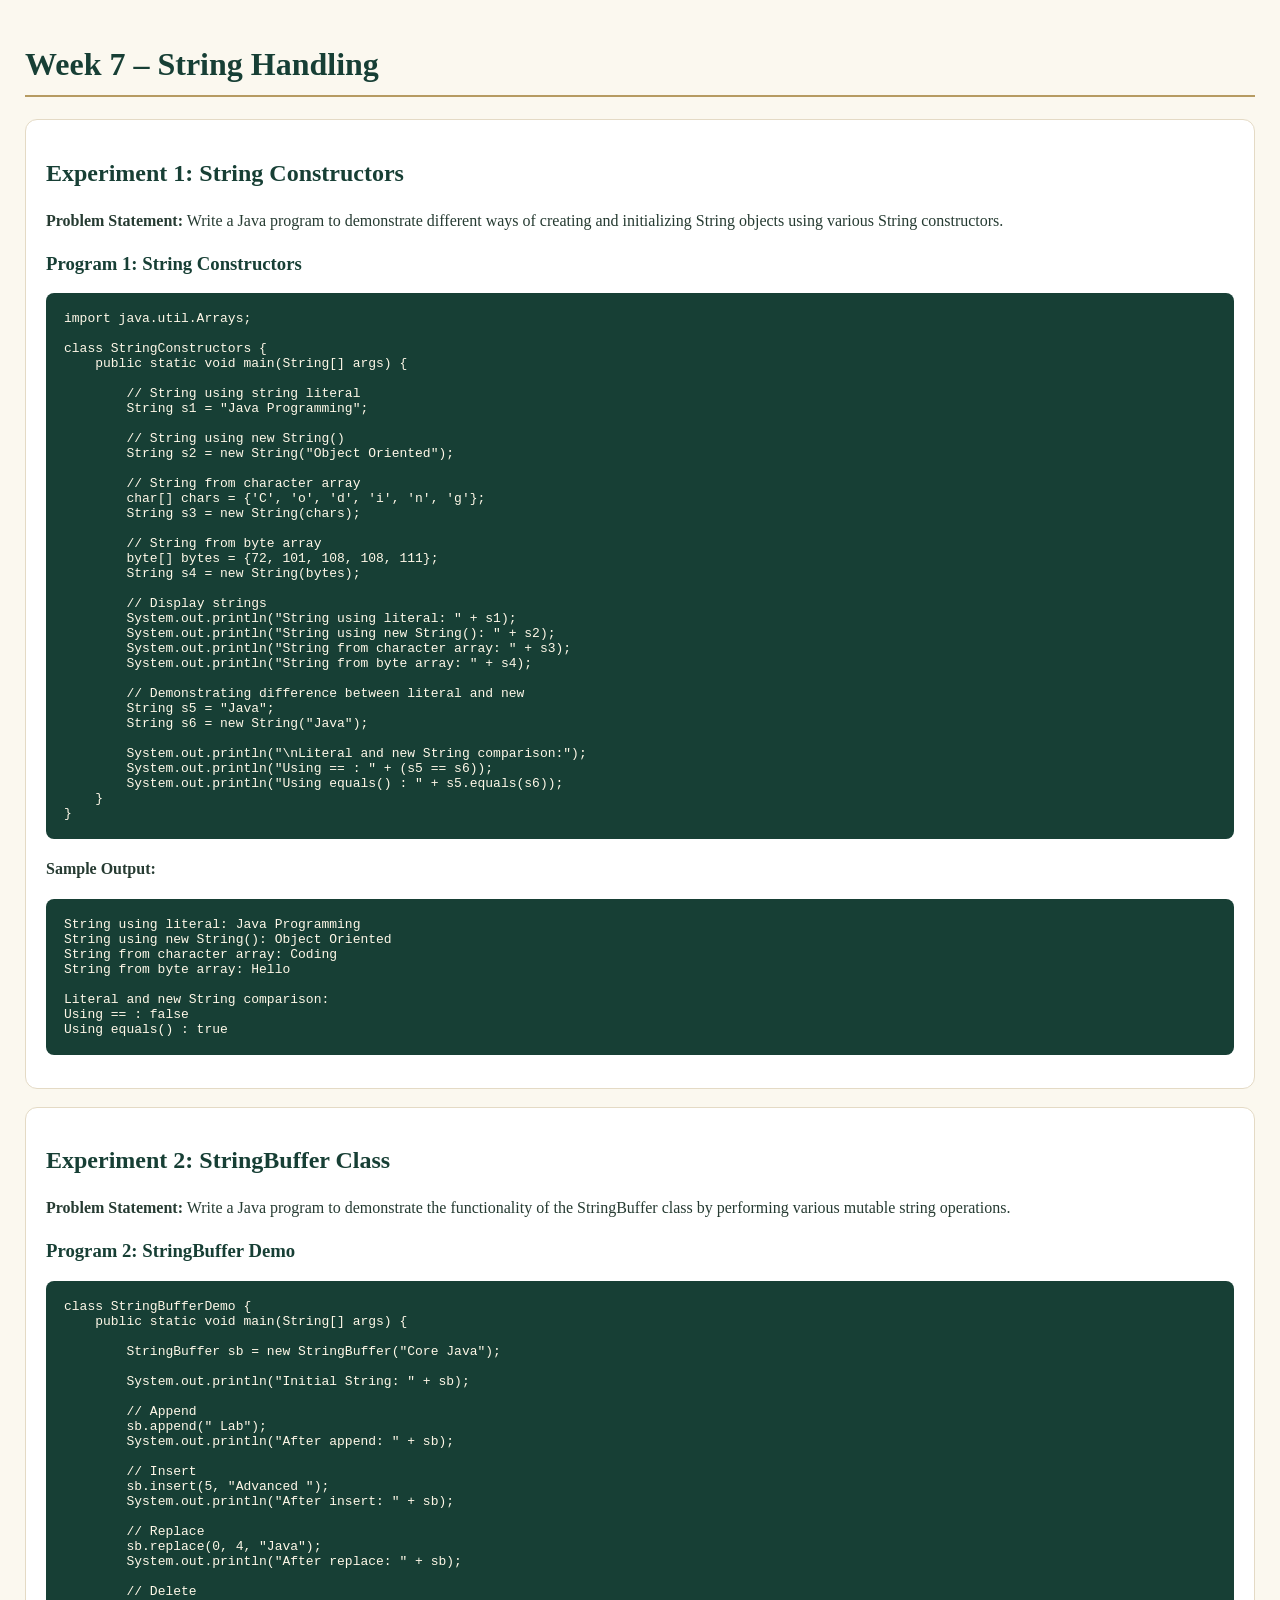
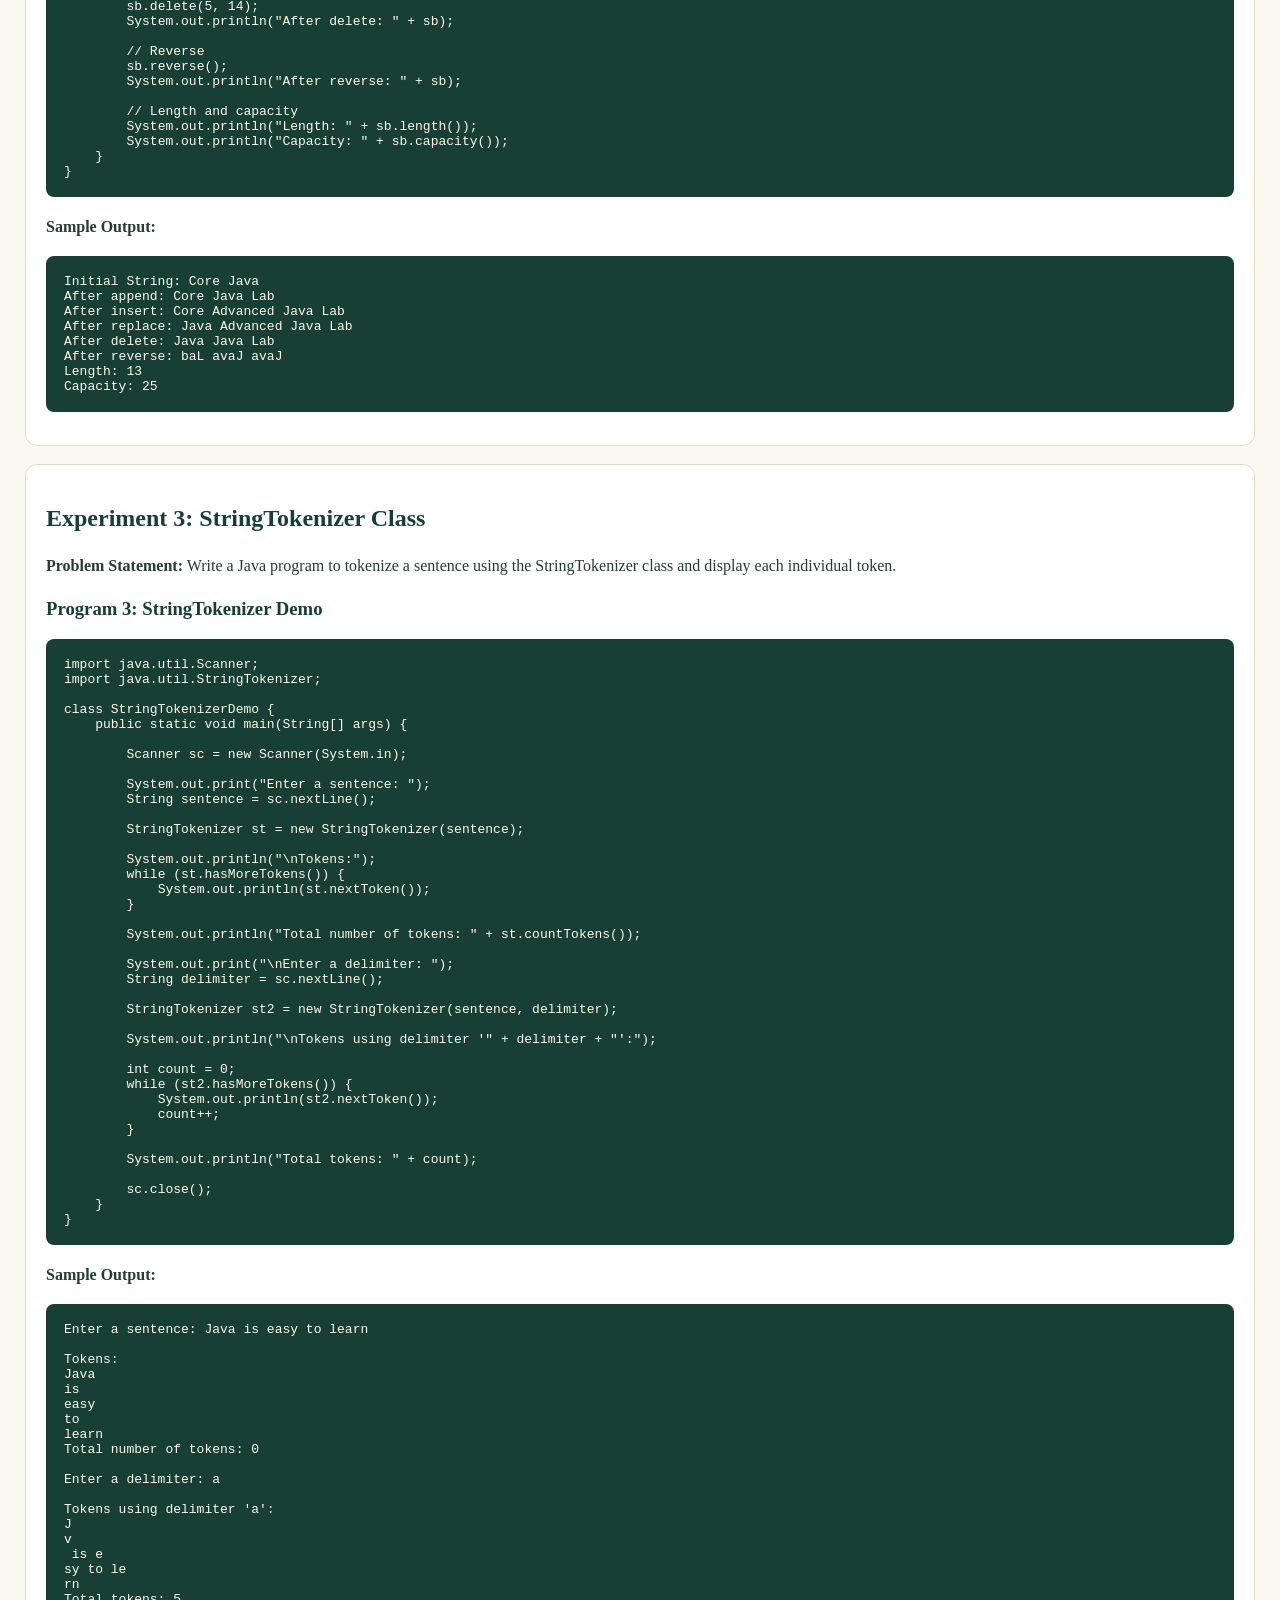
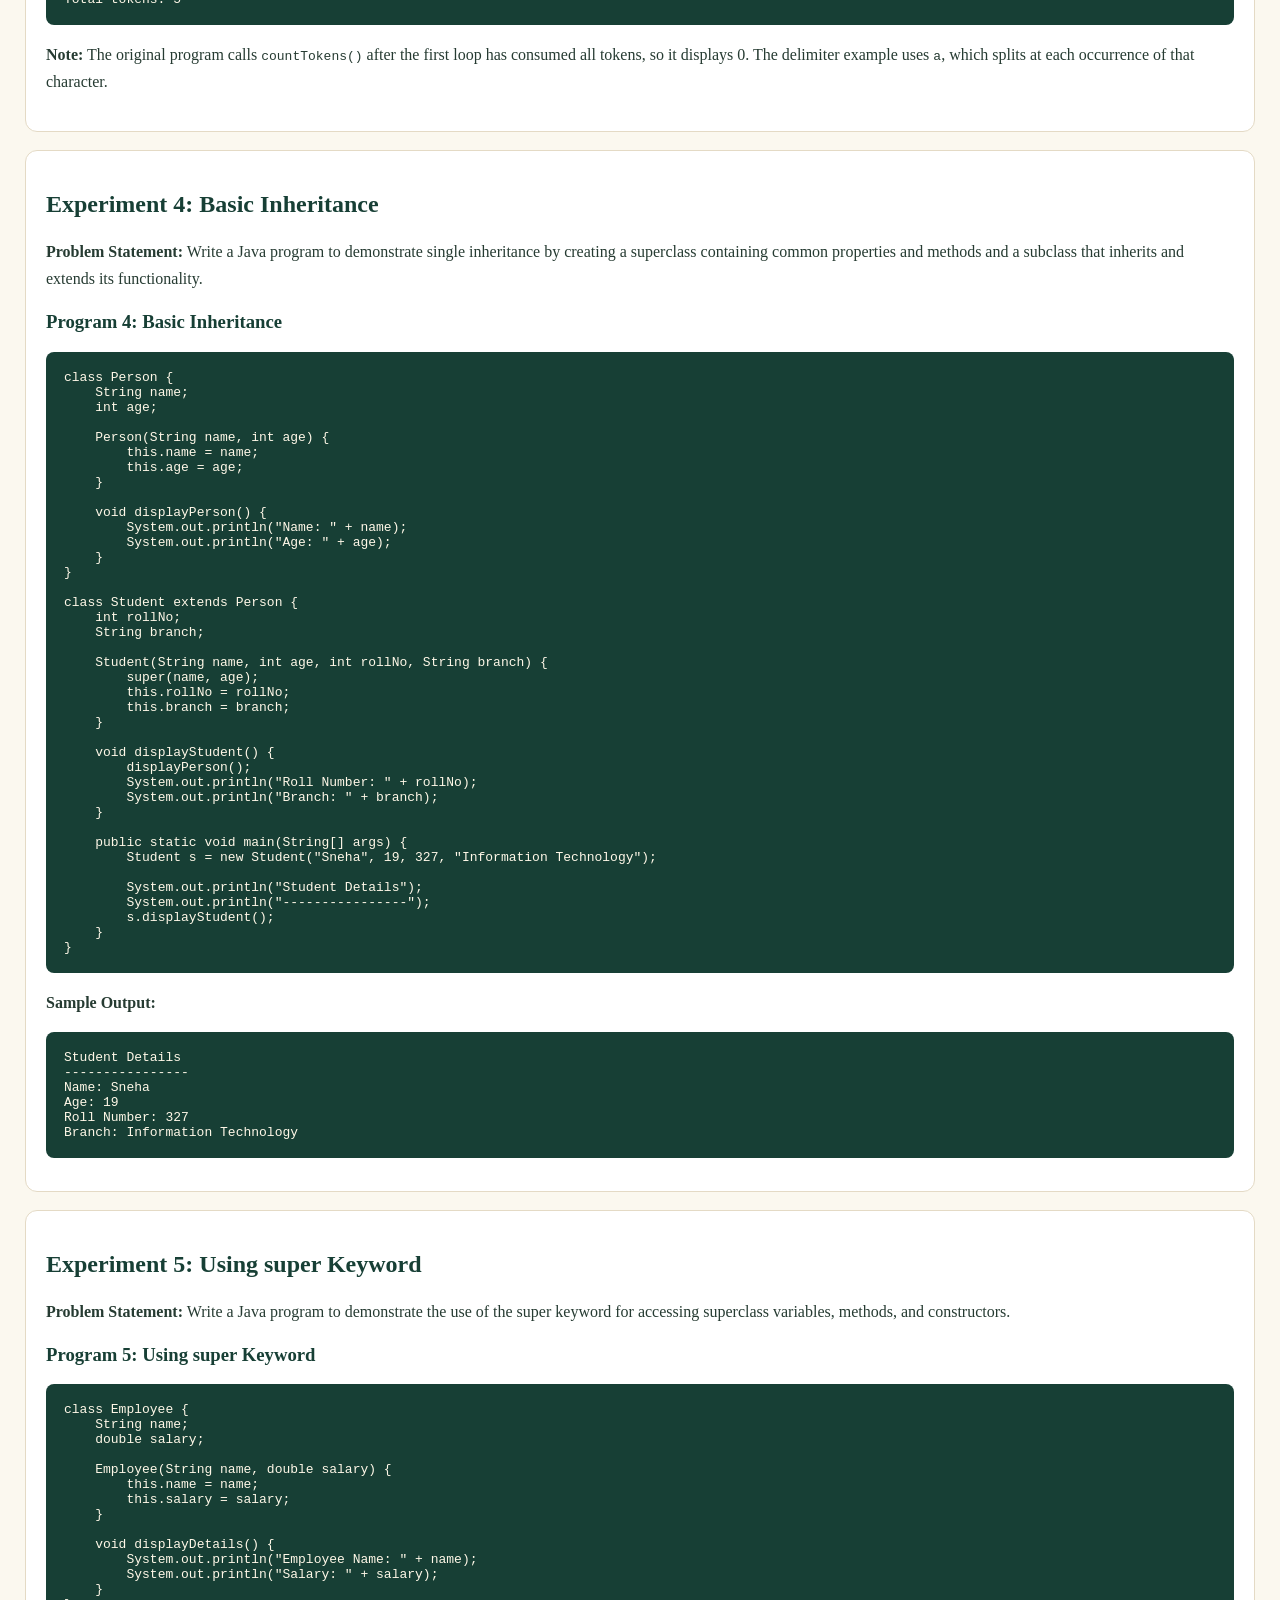
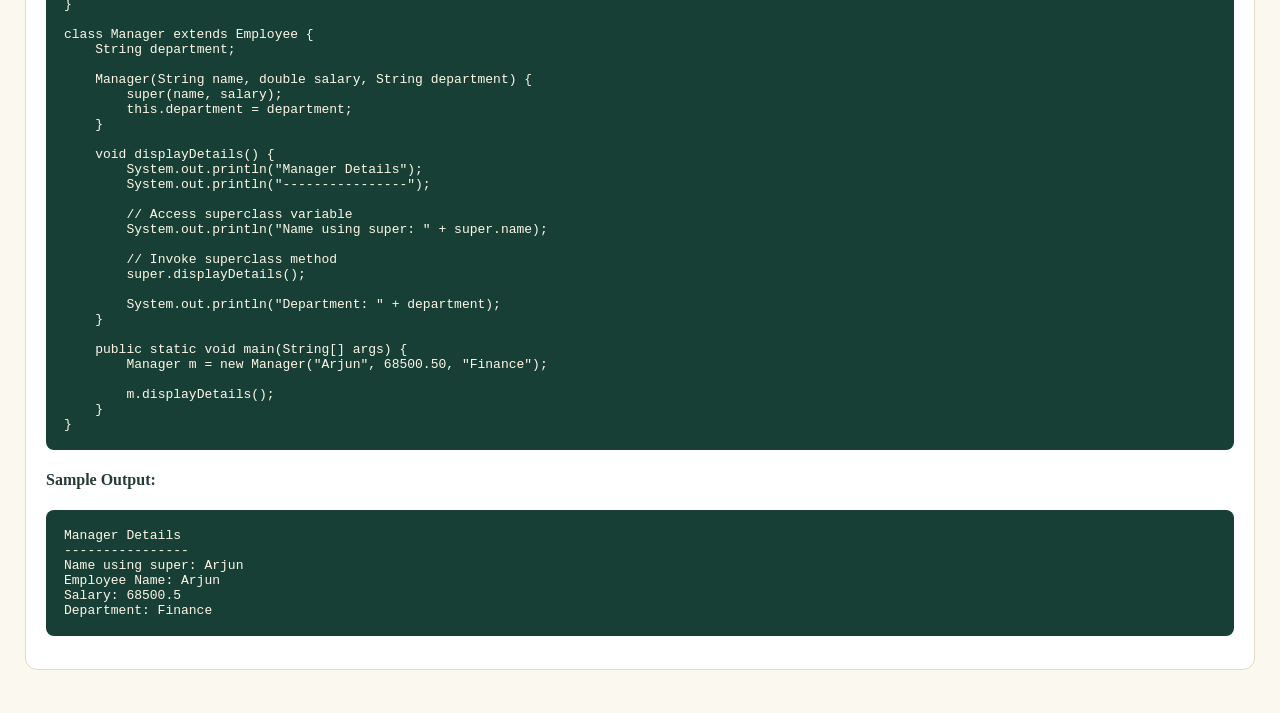
<file: weeks/week7.html>
<!DOCTYPE html>
<html>
<head>
    <title>Week 7 - String Handling</title>
    <link rel="stylesheet" href="../style.css">
</head>
<body>

<h1>Week 7 – String Handling</h1>

<div class="card">
<h2>Experiment 1: String Constructors</h2>

<p><b>Problem Statement:</b> Write a Java program to demonstrate different ways of creating and initializing String objects using various String constructors.</p>

<h3>Program 1: String Constructors</h3>

<pre>
import java.util.Arrays;

class StringConstructors {
    public static void main(String[] args) {

        // String using string literal
        String s1 = "Java Programming";

        // String using new String()
        String s2 = new String("Object Oriented");

        // String from character array
        char[] chars = {'C', 'o', 'd', 'i', 'n', 'g'};
        String s3 = new String(chars);

        // String from byte array
        byte[] bytes = {72, 101, 108, 108, 111};
        String s4 = new String(bytes);

        // Display strings
        System.out.println("String using literal: " + s1);
        System.out.println("String using new String(): " + s2);
        System.out.println("String from character array: " + s3);
        System.out.println("String from byte array: " + s4);

        // Demonstrating difference between literal and new
        String s5 = "Java";
        String s6 = new String("Java");

        System.out.println("\nLiteral and new String comparison:");
        System.out.println("Using == : " + (s5 == s6));
        System.out.println("Using equals() : " + s5.equals(s6));
    }
}
</pre>

<p><b>Sample Output:</b></p>
<pre>
String using literal: Java Programming
String using new String(): Object Oriented
String from character array: Coding
String from byte array: Hello

Literal and new String comparison:
Using == : false
Using equals() : true
</pre>
</div>

<div class="card">
<h2>Experiment 2: StringBuffer Class</h2>

<p><b>Problem Statement:</b> Write a Java program to demonstrate the functionality of the StringBuffer class by performing various mutable string operations.</p>

<h3>Program 2: StringBuffer Demo</h3>

<pre>
class StringBufferDemo {
    public static void main(String[] args) {

        StringBuffer sb = new StringBuffer("Core Java");

        System.out.println("Initial String: " + sb);

        // Append
        sb.append(" Lab");
        System.out.println("After append: " + sb);

        // Insert
        sb.insert(5, "Advanced ");
        System.out.println("After insert: " + sb);

        // Replace
        sb.replace(0, 4, "Java");
        System.out.println("After replace: " + sb);

        // Delete
        sb.delete(5, 14);
        System.out.println("After delete: " + sb);

        // Reverse
        sb.reverse();
        System.out.println("After reverse: " + sb);

        // Length and capacity
        System.out.println("Length: " + sb.length());
        System.out.println("Capacity: " + sb.capacity());
    }
}
</pre>

<p><b>Sample Output:</b></p>
<pre>
Initial String: Core Java
After append: Core Java Lab
After insert: Core Advanced Java Lab
After replace: Java Advanced Java Lab
After delete: Java Java Lab
After reverse: baL avaJ avaJ
Length: 13
Capacity: 25
</pre>
</div>

<div class="card">
<h2>Experiment 3: StringTokenizer Class</h2>

<p><b>Problem Statement:</b> Write a Java program to tokenize a sentence using the StringTokenizer class and display each individual token.</p>

<h3>Program 3: StringTokenizer Demo</h3>

<pre>
import java.util.Scanner;
import java.util.StringTokenizer;

class StringTokenizerDemo {
    public static void main(String[] args) {

        Scanner sc = new Scanner(System.in);

        System.out.print("Enter a sentence: ");
        String sentence = sc.nextLine();

        StringTokenizer st = new StringTokenizer(sentence);

        System.out.println("\nTokens:");
        while (st.hasMoreTokens()) {
            System.out.println(st.nextToken());
        }

        System.out.println("Total number of tokens: " + st.countTokens());

        System.out.print("\nEnter a delimiter: ");
        String delimiter = sc.nextLine();

        StringTokenizer st2 = new StringTokenizer(sentence, delimiter);

        System.out.println("\nTokens using delimiter '" + delimiter + "':");

        int count = 0;
        while (st2.hasMoreTokens()) {
            System.out.println(st2.nextToken());
            count++;
        }

        System.out.println("Total tokens: " + count);

        sc.close();
    }
}
</pre>

<p><b>Sample Output:</b></p>
<pre>
Enter a sentence: Java is easy to learn

Tokens:
Java
is
easy
to
learn
Total number of tokens: 0

Enter a delimiter: a

Tokens using delimiter 'a':
J
v
 is e
sy to le
rn
Total tokens: 5
</pre>

<p><b>Note:</b> The original program calls <code>countTokens()</code> after the first loop has consumed all tokens, so it displays 0. The delimiter example uses <code>a</code>, which splits at each occurrence of that character.</p>
</div>

<div class="card">
<h2>Experiment 4: Basic Inheritance</h2>

<p><b>Problem Statement:</b> Write a Java program to demonstrate single inheritance by creating a superclass containing common properties and methods and a subclass that inherits and extends its functionality.</p>

<h3>Program 4: Basic Inheritance</h3>

<pre>
class Person {
    String name;
    int age;

    Person(String name, int age) {
        this.name = name;
        this.age = age;
    }

    void displayPerson() {
        System.out.println("Name: " + name);
        System.out.println("Age: " + age);
    }
}

class Student extends Person {
    int rollNo;
    String branch;

    Student(String name, int age, int rollNo, String branch) {
        super(name, age);
        this.rollNo = rollNo;
        this.branch = branch;
    }

    void displayStudent() {
        displayPerson();
        System.out.println("Roll Number: " + rollNo);
        System.out.println("Branch: " + branch);
    }

    public static void main(String[] args) {
        Student s = new Student("Sneha", 19, 327, "Information Technology");

        System.out.println("Student Details");
        System.out.println("----------------");
        s.displayStudent();
    }
}
</pre>

<p><b>Sample Output:</b></p>
<pre>
Student Details
----------------
Name: Sneha
Age: 19
Roll Number: 327
Branch: Information Technology
</pre>
</div>

<div class="card">
<h2>Experiment 5: Using super Keyword</h2>

<p><b>Problem Statement:</b> Write a Java program to demonstrate the use of the super keyword for accessing superclass variables, methods, and constructors.</p>

<h3>Program 5: Using super Keyword</h3>

<pre>
class Employee {
    String name;
    double salary;

    Employee(String name, double salary) {
        this.name = name;
        this.salary = salary;
    }

    void displayDetails() {
        System.out.println("Employee Name: " + name);
        System.out.println("Salary: " + salary);
    }
}

class Manager extends Employee {
    String department;

    Manager(String name, double salary, String department) {
        super(name, salary);
        this.department = department;
    }

    void displayDetails() {
        System.out.println("Manager Details");
        System.out.println("----------------");

        // Access superclass variable
        System.out.println("Name using super: " + super.name);

        // Invoke superclass method
        super.displayDetails();

        System.out.println("Department: " + department);
    }

    public static void main(String[] args) {
        Manager m = new Manager("Arjun", 68500.50, "Finance");

        m.displayDetails();
    }
}
</pre>

<p><b>Sample Output:</b></p>
<pre>
Manager Details
----------------
Name using super: Arjun
Employee Name: Arjun
Salary: 68500.5
Department: Finance
</pre>
</div>

</body>
</html>
</file>
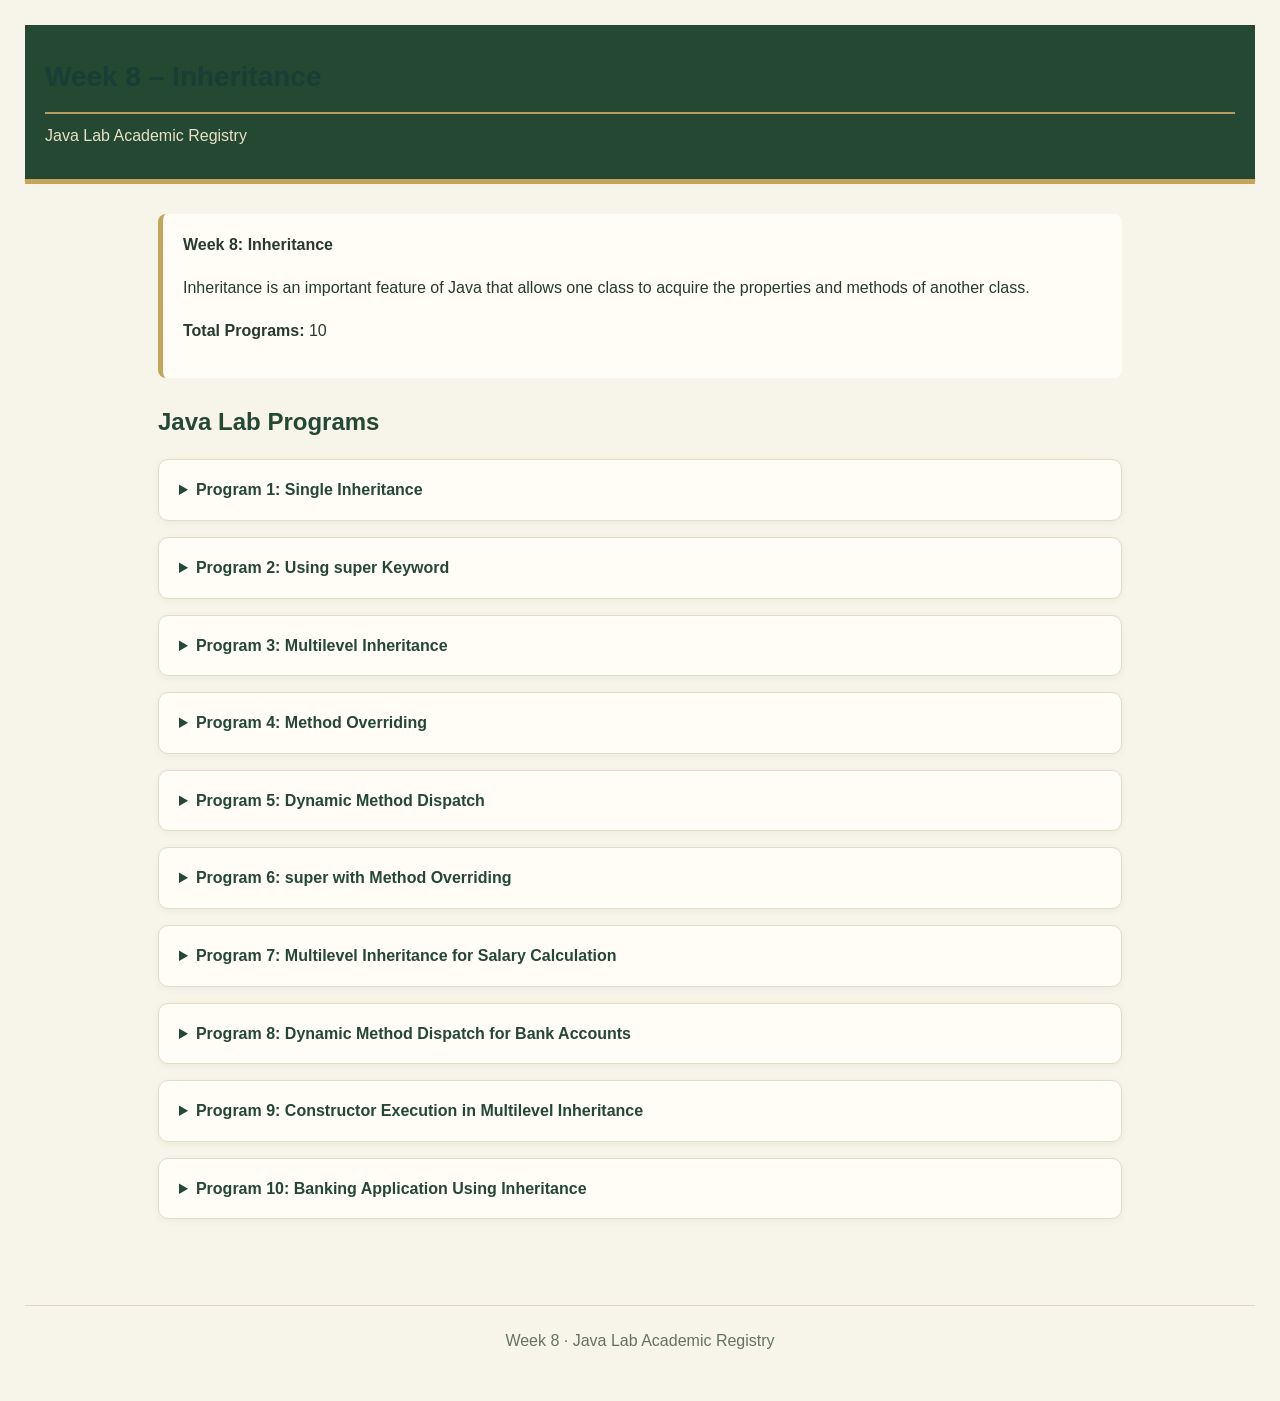
<file: weeks/week8.html>
<!DOCTYPE html>
<html lang="en">
<head>
<meta charset="UTF-8">
<meta name="viewport" content="width=device-width, initial-scale=1.0">
<title>Week 8 | Java Lab Academic Registry</title>
<link rel="stylesheet" href="../style.css">

<style>
body {
    background: #f7f5e9;
    color: #263b2b;
    font-family: Arial, sans-serif;
    line-height: 1.6;
    margin: 0;
}
header {
    background: #244832;
    color: #fff8e7;
    padding: 30px 20px;
    border-bottom: 5px solid #c5a45b;
}
header h1 {
    margin: 0 0 8px;
    font-size: 28px;
}
header p {
    margin: 0;
    color: #e8e0c9;
}
main {
    max-width: 1000px;
    margin: 30px auto;
    padding: 0 18px 40px;
}
.intro {
    background: #fffdf5;
    border-left: 5px solid #c5a45b;
    border-radius: 8px;
    padding: 18px 20px;
    margin-bottom: 25px;
}
h2 {
    color: #244832;
    margin-bottom: 18px;
}
.experiment {
    background: #fffdf5;
    border: 1px solid #e2dcc9;
    border-radius: 10px;
    margin-bottom: 16px;
    overflow: hidden;
    box-shadow: 0 2px 7px rgba(36,72,50,0.06);
}
summary {
    padding: 17px 20px;
    cursor: pointer;
    font-weight: bold;
    color: #244832;
    font-size: 16px;
}
summary:hover {
    background: #f0eee1;
}
.experiment[open] summary {
    border-bottom: 1px solid #e2dcc9;
    background: #f0eee1;
}
.description {
    padding: 12px 20px 0;
    color: #657263;
}
h3 {
    color: #315b3c;
    margin: 18px 20px 8px;
    font-size: 15px;
}
pre {
    background: #1d2d23;
    color: #f5f1df;
    padding: 18px;
    margin: 10px 16px 18px;
    border-radius: 8px;
    overflow-x: auto;
    font-size: 13px;
    line-height: 1.6;
    white-space: pre;
}
.output {
    background: #eeeadd;
    color: #263b2b;
    padding: 14px;
    margin: 10px 16px 18px;
    border-left: 4px solid #c5a45b;
    border-radius: 6px;
}
.output pre {
    background: transparent;
    color: #263b2b;
    padding: 0;
    margin: 0;
}
footer {
    text-align: center;
    padding: 22px;
    color: #657263;
    border-top: 1px solid #ded8c4;
}
@media(max-width:600px) {
    header h1 { font-size: 22px; }
    main { padding: 0 12px 30px; }
    summary { font-size: 14px; }
    pre { font-size: 12px; padding: 13px; margin: 8px; }
    .output { margin: 8px; }
}
</style>
</head>

<body>

<header>
    <h1>Week 8 – Inheritance</h1>
    <p>Java Lab Academic Registry</p>
</header>

<main>

<div class="intro">
    <strong>Week 8: Inheritance</strong>
    <p>Inheritance is an important feature of Java that allows one class to acquire the properties and methods of another class.</p>
    <p><strong>Total Programs:</strong> 10</p>
</div>

<h2>Java Lab Programs</h2>

<details class="experiment">
<summary>Program 1: Single Inheritance</summary>
<p class="description">Create a Person superclass and a Student subclass to display student details.</p>
<h3>Java Program</h3>
<pre><code>import java.util.Scanner;

class Person {
    String name;
    int age;

    void getPersonDetails(Scanner sc) {
        System.out.print("Enter name: ");
        name = sc.nextLine();

        System.out.print("Enter age: ");
        age = sc.nextInt();
    }
}

class Student extends Person {
    int rollNo;
    String branch;

    void getStudentDetails(Scanner sc) {
        System.out.print("Enter roll number: ");
        rollNo = sc.nextInt();
        sc.nextLine();

        System.out.print("Enter branch: ");
        branch = sc.nextLine();
    }

    void display() {
        System.out.println("\n--- Student Details ---");
        System.out.println("Name: " + name);
        System.out.println("Age: " + age);
        System.out.println("Roll Number: " + rollNo);
        System.out.println("Branch: " + branch);
    }
}

public class SingleInheritance {
    public static void main(String[] args) {
        Scanner sc = new Scanner(System.in);

        Student s = new Student();
        s.getPersonDetails(sc);
        s.getStudentDetails(sc);
        s.display();

        sc.close();
    }
}</code></pre>
<h3>Output</h3>
<div class="output"><pre>Enter name: Kristi
Enter age: 18
Enter roll number: 109
Enter branch: AI & ML

--- Student Details ---
Name: Kristi
Age: 18
Roll Number: 109
Branch: AI & ML</pre></div>
</details>

<details class="experiment">
<summary>Program 2: Using super Keyword</summary>
<p class="description">Demonstrate the use of super to access superclass variables and methods.</p>
<h3>Java Program</h3>
<pre><code>import java.util.Scanner;

class Vehicle {
    int speed;

    Vehicle(int speed) {
        this.speed = speed;
    }

    void display() {
        System.out.println("Vehicle Speed: " + speed + " km/h");
    }
}

class Car extends Vehicle {
    String model;

    Car(int speed, String model) {
        super(speed);
        this.model = model;
    }

    void display() {
        super.display();
        System.out.println("Car Model: " + model);
        System.out.println("Super Speed: " + super.speed + " km/h");
    }
}

public class SuperKeywordDemo {
    public static void main(String[] args) {
        Scanner sc = new Scanner(System.in);

        System.out.print("Enter car speed: ");
        int speed = sc.nextInt();
        sc.nextLine();

        System.out.print("Enter car model: ");
        String model = sc.nextLine();

        Car c = new Car(speed, model);
        c.display();

        sc.close();
    }
}</code></pre>
<h3>Output</h3>
<div class="output"><pre>Enter car speed: 120
Enter car model: BMW
Vehicle Speed: 120 km/h
Car Model: BMW
Super Speed: 120 km/h</pre></div>
</details>

<details class="experiment">
<summary>Program 3: Multilevel Inheritance</summary>
<p class="description">Create Person, Employee and Manager classes to demonstrate multilevel inheritance.</p>
<h3>Java Program</h3>
<pre><code>import java.util.Scanner;

class Person {
    String name;
    int age;

    void getPerson(Scanner sc) {
        System.out.print("Enter name: ");
        name = sc.nextLine();

        System.out.print("Enter age: ");
        age = sc.nextInt();
        sc.nextLine();
    }
}

class Employee extends Person {
    int empId;
    double salary;

    void getEmployee(Scanner sc) {
        System.out.print("Enter employee ID: ");
        empId = sc.nextInt();

        System.out.print("Enter salary: ");
        salary = sc.nextDouble();
        sc.nextLine();
    }
}

class Manager extends Employee {
    String department;

    void getManager(Scanner sc) {
        System.out.print("Enter department: ");
        department = sc.nextLine();
    }

    void display() {
        System.out.println("\n--- Manager Details ---");
        System.out.println("Name: " + name);
        System.out.println("Age: " + age);
        System.out.println("Employee ID: " + empId);
        System.out.println("Salary: " + salary);
        System.out.println("Department: " + department);
    }
}

public class MultilevelInheritance {
    public static void main(String[] args) {
        Scanner sc = new Scanner(System.in);

        Manager m = new Manager();
        m.getPerson(sc);
        m.getEmployee(sc);
        m.getManager(sc);
        m.display();

        sc.close();
    }
}</code></pre>
<h3>Output</h3>
<div class="output"><pre>Enter name: Rahul
Enter age: 30
Enter employee ID: 101
Enter salary: 50000
Enter department: IT

--- Manager Details ---
Name: Rahul
Age: 30
Employee ID: 101
Salary: 50000.0
Department: IT</pre></div>
</details>

<details class="experiment">
<summary>Program 4: Method Overriding</summary>
<p class="description">Demonstrate method overriding using Animal, Dog and Cat classes.</p>
<h3>Java Program</h3>
<pre><code>import java.util.Scanner;

class Animal {
    void sound() {
        System.out.println("Animal makes a sound");
    }
}

class Dog extends Animal {
    void sound() {
        System.out.println("Dog says: Woof Woof");
    }
}

class Cat extends Animal {
    void sound() {
        System.out.println("Cat says: Meow Meow");
    }
}

public class MethodOverriding {
    public static void main(String[] args) {
        Scanner sc = new Scanner(System.in);

        System.out.print("Enter animal (dog/cat): ");
        String choice = sc.nextLine();

        Animal animal;

        if (choice.equalsIgnoreCase("dog")) {
            animal = new Dog();
        } else if (choice.equalsIgnoreCase("cat")) {
            animal = new Cat();
        } else {
            System.out.println("Invalid animal.");
            sc.close();
            return;
        }

        animal.sound();
        sc.close();
    }
}</code></pre>
<h3>Output</h3>
<div class="output"><pre>Enter animal (dog/cat): dog
Dog says: Woof Woof</pre></div>
</details>

<details class="experiment">
<summary>Program 5: Dynamic Method Dispatch</summary>
<p class="description">Use a superclass reference to call the overridden draw() method at runtime.</p>
<h3>Java Program</h3>
<pre><code>import java.util.Scanner;

class Shape {
    void draw() {
        System.out.println("Drawing a shape");
    }
}

class Circle extends Shape {
    void draw() {
        System.out.println("Drawing a Circle");
    }
}

class Rectangle extends Shape {
    void draw() {
        System.out.println("Drawing a Rectangle");
    }
}

class Triangle extends Shape {
    void draw() {
        System.out.println("Drawing a Triangle");
    }
}

public class DynamicMethodDispatch {
    public static void main(String[] args) {
        Scanner sc = new Scanner(System.in);

        System.out.print("Enter shape (circle/rectangle/triangle): ");
        String choice = sc.nextLine();

        Shape shape;

        if (choice.equalsIgnoreCase("circle")) {
            shape = new Circle();
        } else if (choice.equalsIgnoreCase("rectangle")) {
            shape = new Rectangle();
        } else if (choice.equalsIgnoreCase("triangle")) {
            shape = new Triangle();
        } else {
            System.out.println("Invalid shape.");
            sc.close();
            return;
        }

        shape.draw();
        sc.close();
    }
}</code></pre>
<h3>Output</h3>
<div class="output"><pre>Enter shape (circle/rectangle/triangle): circle
Drawing a Circle</pre></div>
</details>

<details class="experiment">
<summary>Program 6: super with Method Overriding</summary>
<p class="description">Use super.display() to call the superclass method from the subclass.</p>
<h3>Java Program</h3>
<pre><code>import java.util.Scanner;

class Employee {
    String name;
    double salary;

    Employee(String name, double salary) {
        this.name = name;
        this.salary = salary;
    }

    void display() {
        System.out.println("Employee Name: " + name);
        System.out.println("Salary: " + salary);
    }
}

class Manager extends Employee {
    String department;

    Manager(String name, double salary, String department) {
        super(name, salary);
        this.department = department;
    }

    void display() {
        super.display();
        System.out.println("Department: " + department);
    }
}

public class SuperMethodOverriding {
    public static void main(String[] args) {
        Scanner sc = new Scanner(System.in);

        System.out.print("Enter manager name: ");
        String name = sc.nextLine();

        System.out.print("Enter salary: ");
        double salary = sc.nextDouble();
        sc.nextLine();

        System.out.print("Enter department: ");
        String department = sc.nextLine();

        Manager m = new Manager(name, salary, department);

        System.out.println("\n--- Manager Details ---");
        m.display();

        sc.close();
    }
}</code></pre>
<h3>Output</h3>
<div class="output"><pre>Enter manager name: Arun
Enter salary: 60000
Enter department: Finance

--- Manager Details ---
Employee Name: Arun
Salary: 60000.0
Department: Finance</pre></div>
</details>

<details class="experiment">
<summary>Program 7: Multilevel Inheritance for Salary Calculation</summary>
<p class="description">Calculate total salary using Employee, Developer and SeniorDeveloper classes.</p>
<h3>Java Program</h3>
<pre><code>import java.util.Scanner;

class Employee {
    double basicSalary;

    void getBasicSalary(Scanner sc) {
        System.out.print("Enter basic salary: ");
        basicSalary = sc.nextDouble();
    }
}

class Developer extends Employee {
    double programmingAllowance;

    void getProgrammingAllowance(Scanner sc) {
        System.out.print("Enter programming allowance: ");
        programmingAllowance = sc.nextDouble();
    }
}

class SeniorDeveloper extends Developer {
    double projectAllowance;

    void getProjectAllowance(Scanner sc) {
        System.out.print("Enter project allowance: ");
        projectAllowance = sc.nextDouble();
    }

    void displaySalary() {
        double total = basicSalary +
                       programmingAllowance +
                       projectAllowance;

        System.out.println("\n--- Salary Details ---");
        System.out.println("Basic Salary: " + basicSalary);
        System.out.println("Programming Allowance: " + programmingAllowance);
        System.out.println("Project Allowance: " + projectAllowance);
        System.out.println("Total Salary: " + total);
    }
}

public class SalaryCalculation {
    public static void main(String[] args) {
        Scanner sc = new Scanner(System.in);

        SeniorDeveloper sd = new SeniorDeveloper();

        sd.getBasicSalary(sc);
        sd.getProgrammingAllowance(sc);
        sd.getProjectAllowance(sc);
        sd.displaySalary();

        sc.close();
    }
}</code></pre>
<h3>Output</h3>
<div class="output"><pre>Enter basic salary: 40000
Enter programming allowance: 10000
Enter project allowance: 5000

--- Salary Details ---
Basic Salary: 40000.0
Programming Allowance: 10000.0
Project Allowance: 5000.0
Total Salary: 55000.0</pre></div>
</details>

<details class="experiment">
<summary>Program 8: Dynamic Method Dispatch for Bank Accounts</summary>
<p class="description">Calculate interest using SavingsAccount and CurrentAccount subclasses.</p>
<h3>Java Program</h3>
<pre><code>import java.util.Scanner;

class BankAccount {
    double balance;

    BankAccount(double balance) {
        this.balance = balance;
    }

    void calculateInterest() {
        System.out.println("General bank interest calculation");
    }
}

class SavingsAccount extends BankAccount {
    SavingsAccount(double balance) {
        super(balance);
    }

    void calculateInterest() {
        double interest = balance * 0.04;
        System.out.println("Savings Account Interest: " + interest);
    }
}

class CurrentAccount extends BankAccount {
    CurrentAccount(double balance) {
        super(balance);
    }

    void calculateInterest() {
        double interest = balance * 0.02;
        System.out.println("Current Account Interest: " + interest);
    }
}

public class BankDynamicDispatch {
    public static void main(String[] args) {
        Scanner sc = new Scanner(System.in);

        System.out.print("Enter account type (savings/current): ");
        String type = sc.nextLine();

        System.out.print("Enter balance: ");
        double balance = sc.nextDouble();

        BankAccount account;

        if (type.equalsIgnoreCase("savings")) {
            account = new SavingsAccount(balance);
        } else if (type.equalsIgnoreCase("current")) {
            account = new CurrentAccount(balance);
        } else {
            System.out.println("Invalid account type.");
            sc.close();
            return;
        }

        account.calculateInterest();
        sc.close();
    }
}</code></pre>
<h3>Output</h3>
<div class="output"><pre>Enter account type (savings/current): savings
Enter balance: 10000
Savings Account Interest: 400.0</pre></div>
</details>

<details class="experiment">
<summary>Program 9: Constructor Execution in Multilevel Inheritance</summary>
<p class="description">Demonstrate the order of constructor execution in Person, Student and GraduateStudent.</p>
<h3>Java Program</h3>
<pre><code>import java.util.Scanner;

class Person {
    Person(String name) {
        System.out.println("Person constructor executed");
        System.out.println("Name: " + name);
    }
}

class Student extends Person {
    Student(String name, int rollNo) {
        super(name);
        System.out.println("Student constructor executed");
        System.out.println("Roll Number: " + rollNo);
    }
}

class GraduateStudent extends Student {
    GraduateStudent(String name, int rollNo, String course) {
        super(name, rollNo);
        System.out.println("GraduateStudent constructor executed");
        System.out.println("Course: " + course);
    }
}

public class ConstructorInheritance {
    public static void main(String[] args) {
        Scanner sc = new Scanner(System.in);

        System.out.print("Enter name: ");
        String name = sc.nextLine();

        System.out.print("Enter roll number: ");
        int rollNo = sc.nextInt();
        sc.nextLine();

        System.out.print("Enter course: ");
        String course = sc.nextLine();

        System.out.println("\n--- Constructor Execution Order ---");

        new GraduateStudent(name, rollNo, course);

        sc.close();
    }
}</code></pre>
<h3>Output</h3>
<div class="output"><pre>Enter name: Kristi
Enter roll number: 109
Enter course: BTech

--- Constructor Execution Order ---
Person constructor executed
Name: Kristi
Student constructor executed
Roll Number: 109
GraduateStudent constructor executed
Course: BTech</pre></div>
</details>

<details class="experiment">
<summary>Program 10: Banking Application Using Inheritance</summary>
<p class="description">Create a simple banking application using BankAccount, SavingsAccount and CurrentAccount.</p>
<h3>Java Program</h3>
<pre><code>import java.util.Scanner;

class BankAccount {
    String accountNumber;
    double balance;

    BankAccount(String accountNumber, double balance) {
        this.accountNumber = accountNumber;
        this.balance = balance;
    }

    void deposit(double amount) {
        balance += amount;
        System.out.println("Deposited: " + amount);
    }

    void withdraw(double amount) {
        if (amount <= balance) {
            balance -= amount;
            System.out.println("Withdrawn: " + amount);
        } else {
            System.out.println("Insufficient balance.");
        }
    }

    void calculateInterest() {
        System.out.println("General interest calculation");
    }

    void displayBalance() {
        System.out.println("Account Number: " + accountNumber);
        System.out.println("Current Balance: " + balance);
    }
}

class SavingsAccount extends BankAccount {
    SavingsAccount(String accountNumber, double balance) {
        super(accountNumber, balance);
    }

    void calculateInterest() {
        double interest = balance * 0.05;
        System.out.println("Savings Interest: " + interest);
    }
}

class CurrentAccount extends BankAccount {
    CurrentAccount(String accountNumber, double balance) {
        super(accountNumber, balance);
    }

    void calculateInterest() {
        double interest = balance * 0.02;
        System.out.println("Current Account Interest: " + interest);
    }
}

public class BankingApplication {
    public static void main(String[] args) {
        Scanner sc = new Scanner(System.in);

        System.out.print("Enter account type (savings/current): ");
        String type = sc.nextLine();

        System.out.print("Enter account number: ");
        String accountNumber = sc.nextLine();

        System.out.print("Enter initial balance: ");
        double balance = sc.nextDouble();

        BankAccount account;

        if (type.equalsIgnoreCase("savings")) {
            account = new SavingsAccount(accountNumber, balance);
        } else if (type.equalsIgnoreCase("current")) {
            account = new CurrentAccount(accountNumber, balance);
        } else {
            System.out.println("Invalid account type.");
            sc.close();
            return;
        }

        System.out.print("Enter deposit amount: ");
        double deposit = sc.nextDouble();
        account.deposit(deposit);

        System.out.print("Enter withdrawal amount: ");
        double withdrawal = sc.nextDouble();
        account.withdraw(withdrawal);

        System.out.println();
        account.calculateInterest();
        account.displayBalance();

        sc.close();
    }
}</code></pre>
<h3>Output</h3>
<div class="output"><pre>Enter account type (savings/current): savings
Enter account number: 101
Enter initial balance: 10000
Enter deposit amount: 2000
Deposited: 2000.0
Enter withdrawal amount: 1000
Withdrawn: 1000.0

Savings Interest: 550.0
Account Number: 101
Current Balance: 11000.0</pre></div>
</details>

</main>

<footer>
    Week 8 · Java Lab Academic Registry
</footer>

</body>
</html>
</file>
<file: style.css>
* {
    box-sizing: border-box;
}

body {
    margin: 0;
    padding: 25px;
    font-family: Georgia, serif;
    background: #fbf8ef;
    color: #263b32;
}

h1, h2, h3 {
    color: #173f35;
}

h1 {
    border-bottom: 2px solid #b69b62;
    padding-bottom: 12px;
}

p {
    line-height: 1.7;
}

a {
    color: #365c49;
    text-decoration: none;
}

a:hover {
    color: #a18142;
}

.card {
    background: #ffffff;
    border: 1px solid #e4dac5;
    border-radius: 12px;
    padding: 20px;
    margin: 18px 0;
}

pre {
    background: #173f35;
    color: #fff8e8;
    padding: 18px;
    border-radius: 8px;
    overflow-x: auto;
    white-space: pre-wrap;
}

img {
    max-width: 100%;
}

@media (max-width: 600px) {
    body {
        padding: 14px;
    }
}
</file>
